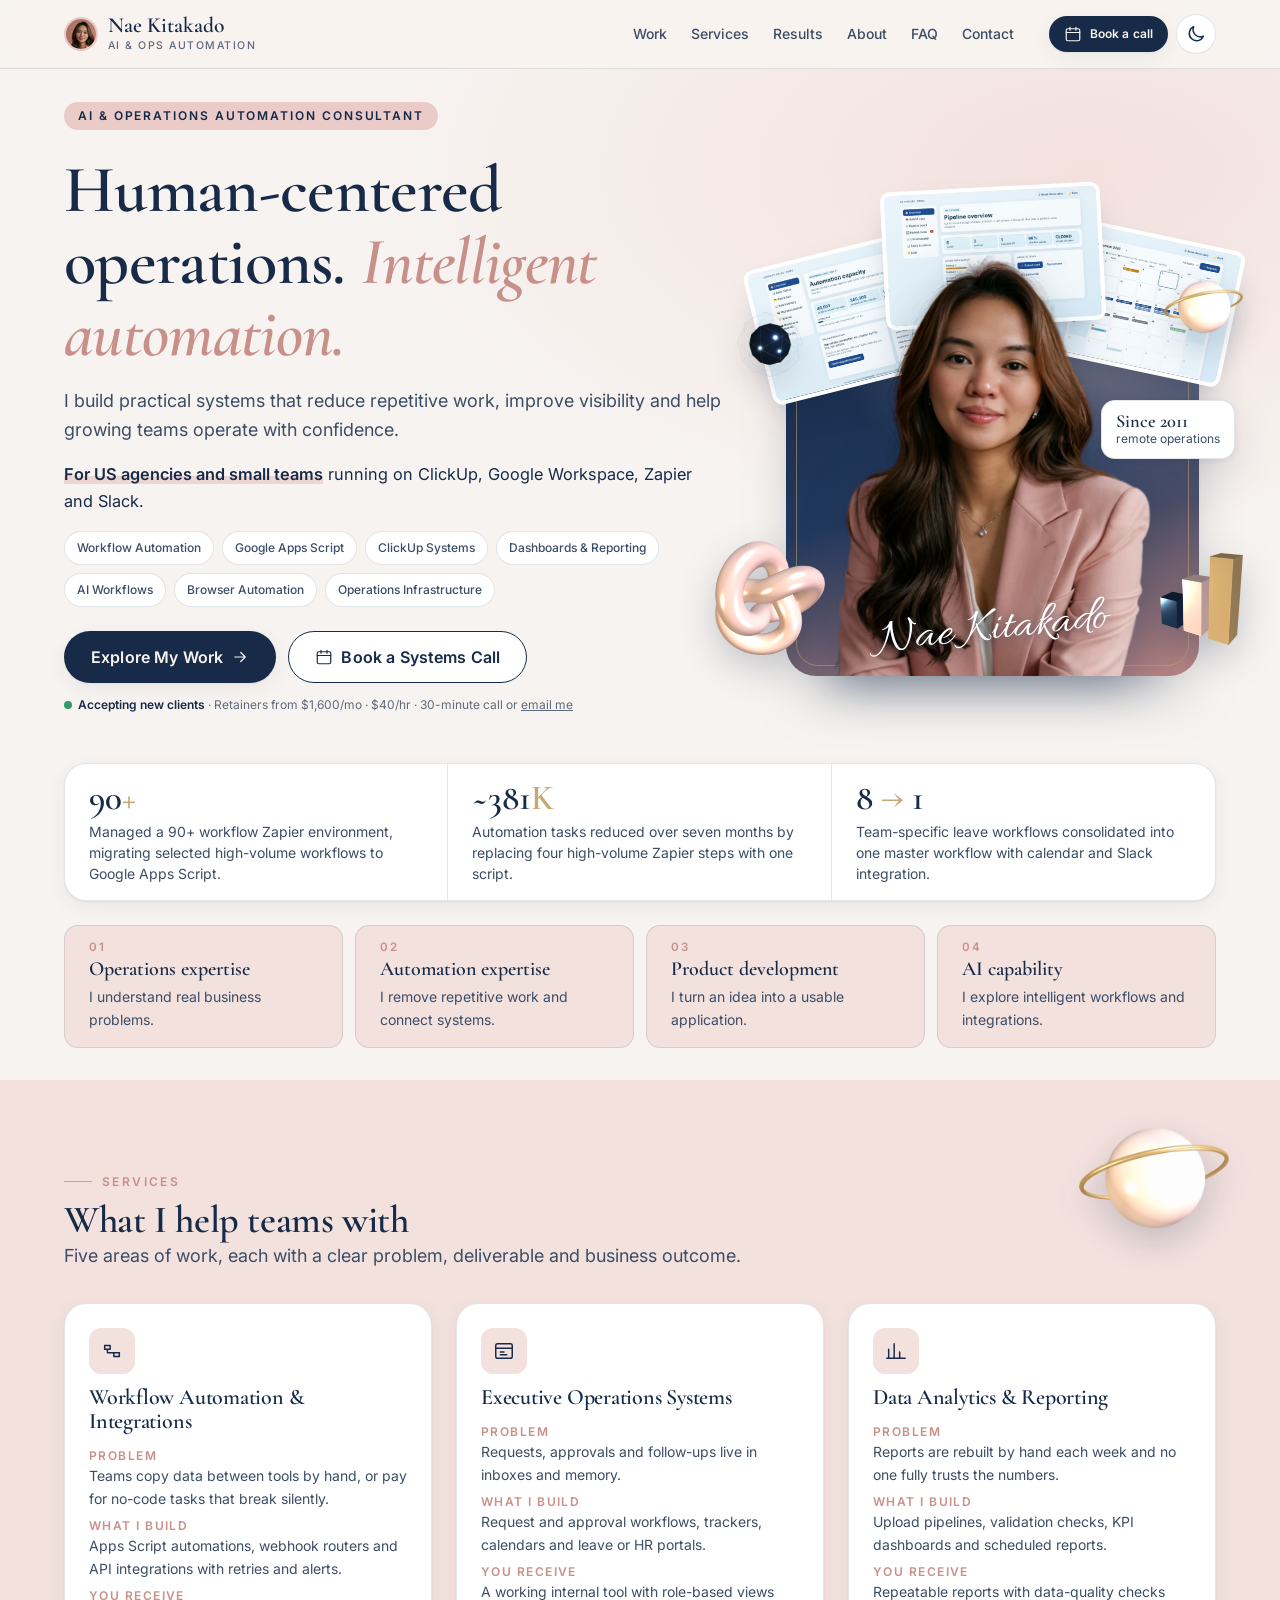
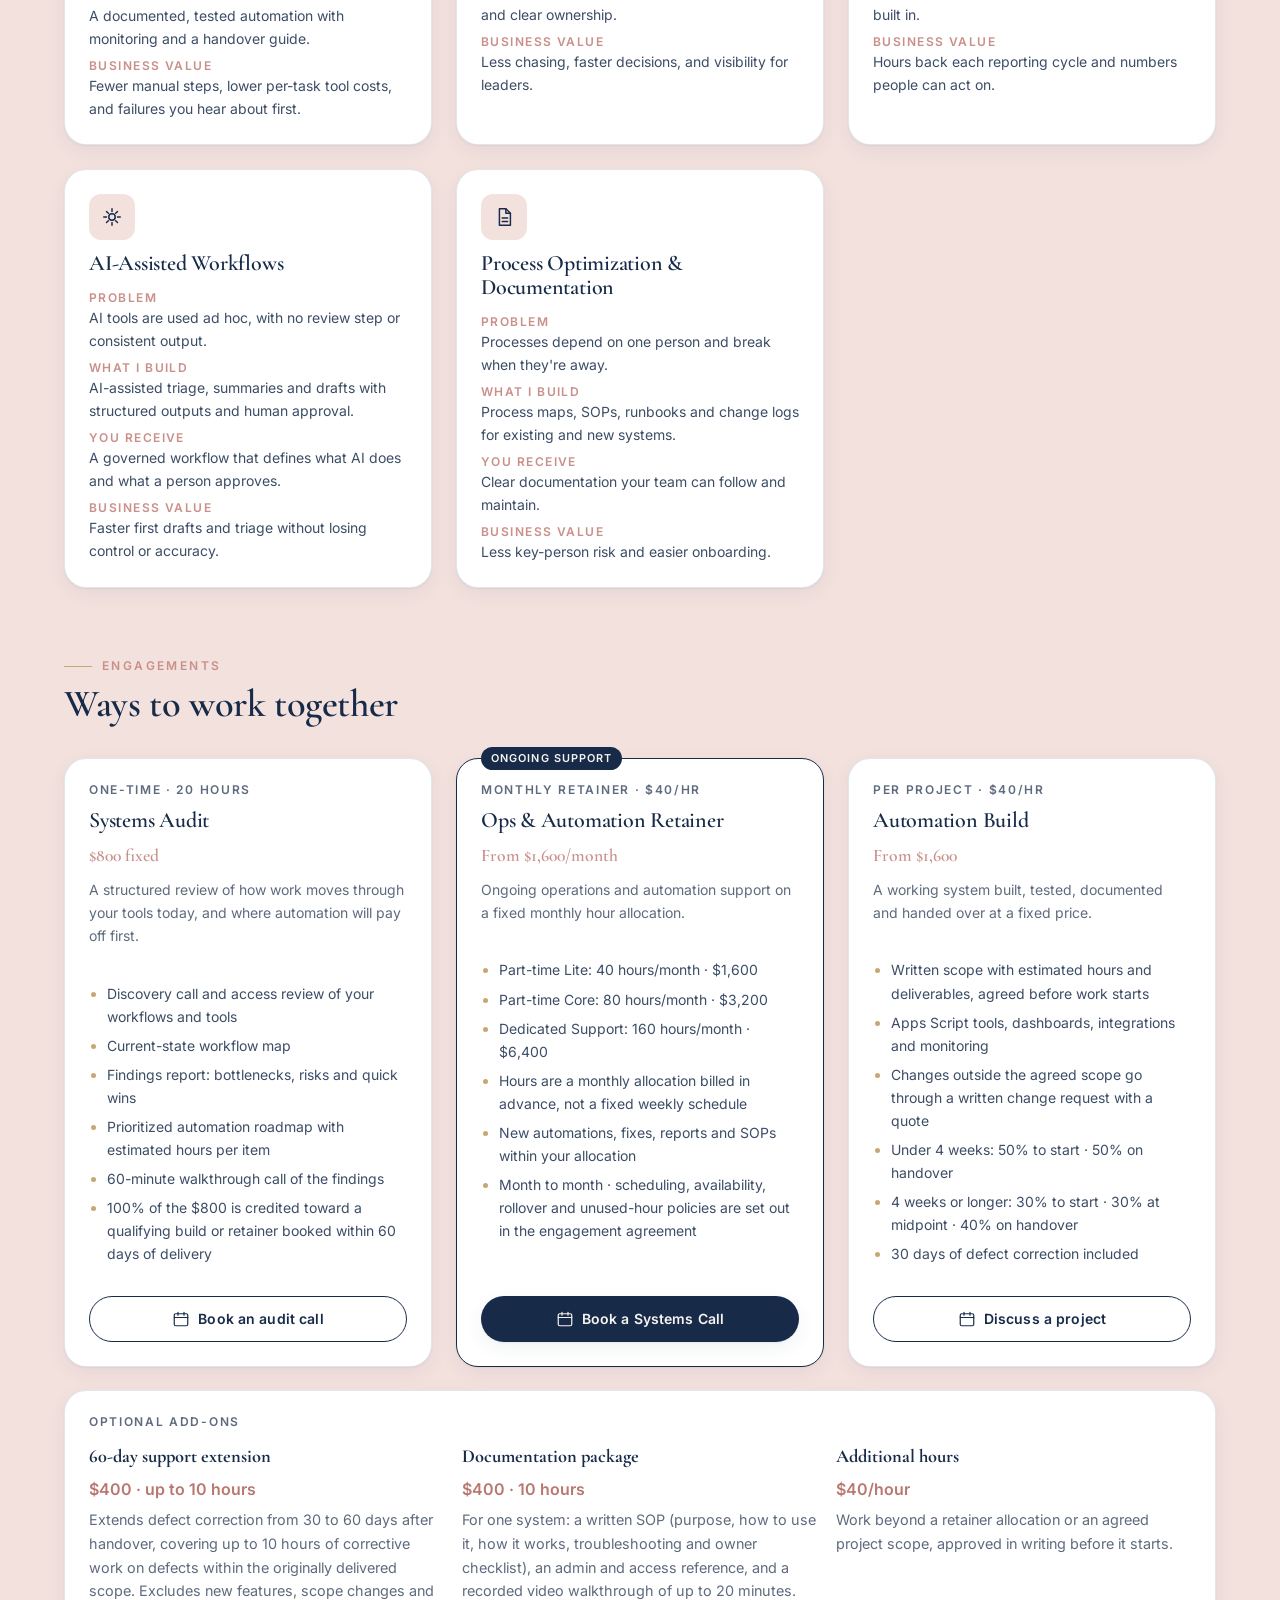
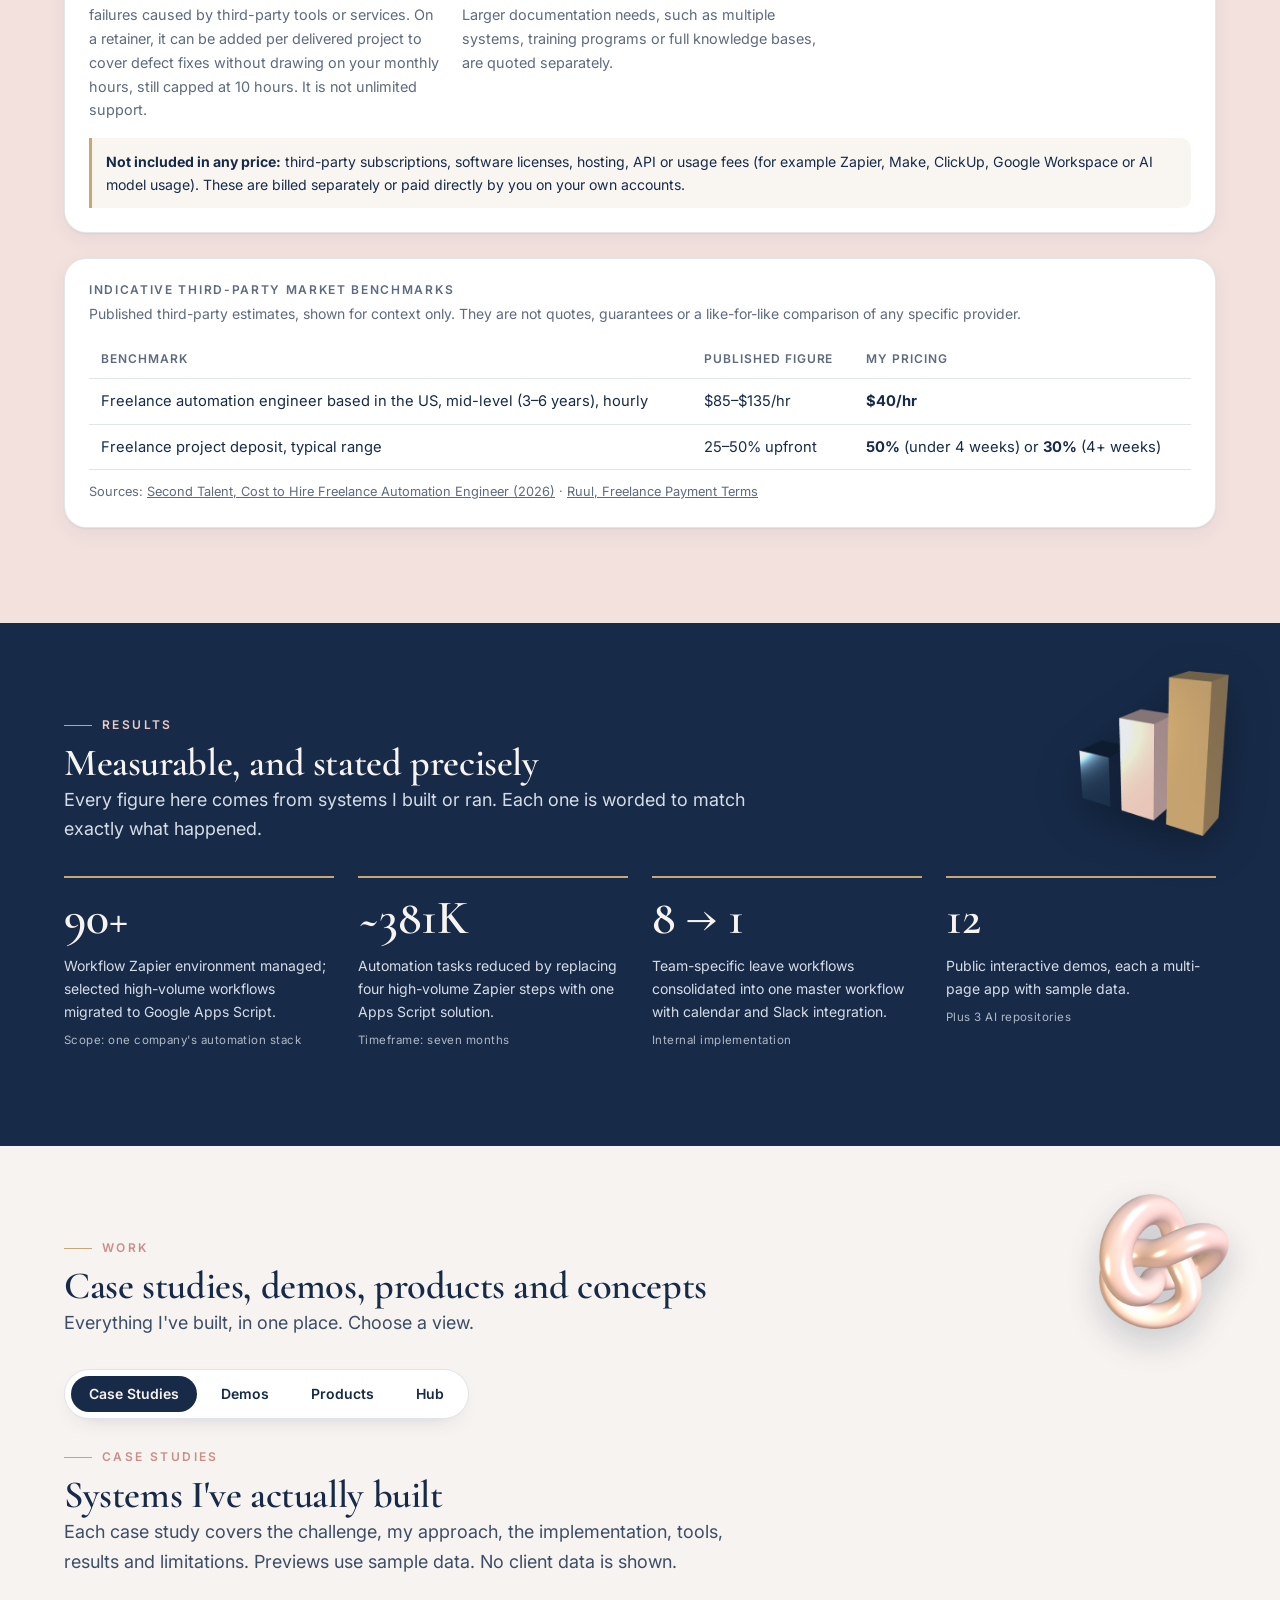
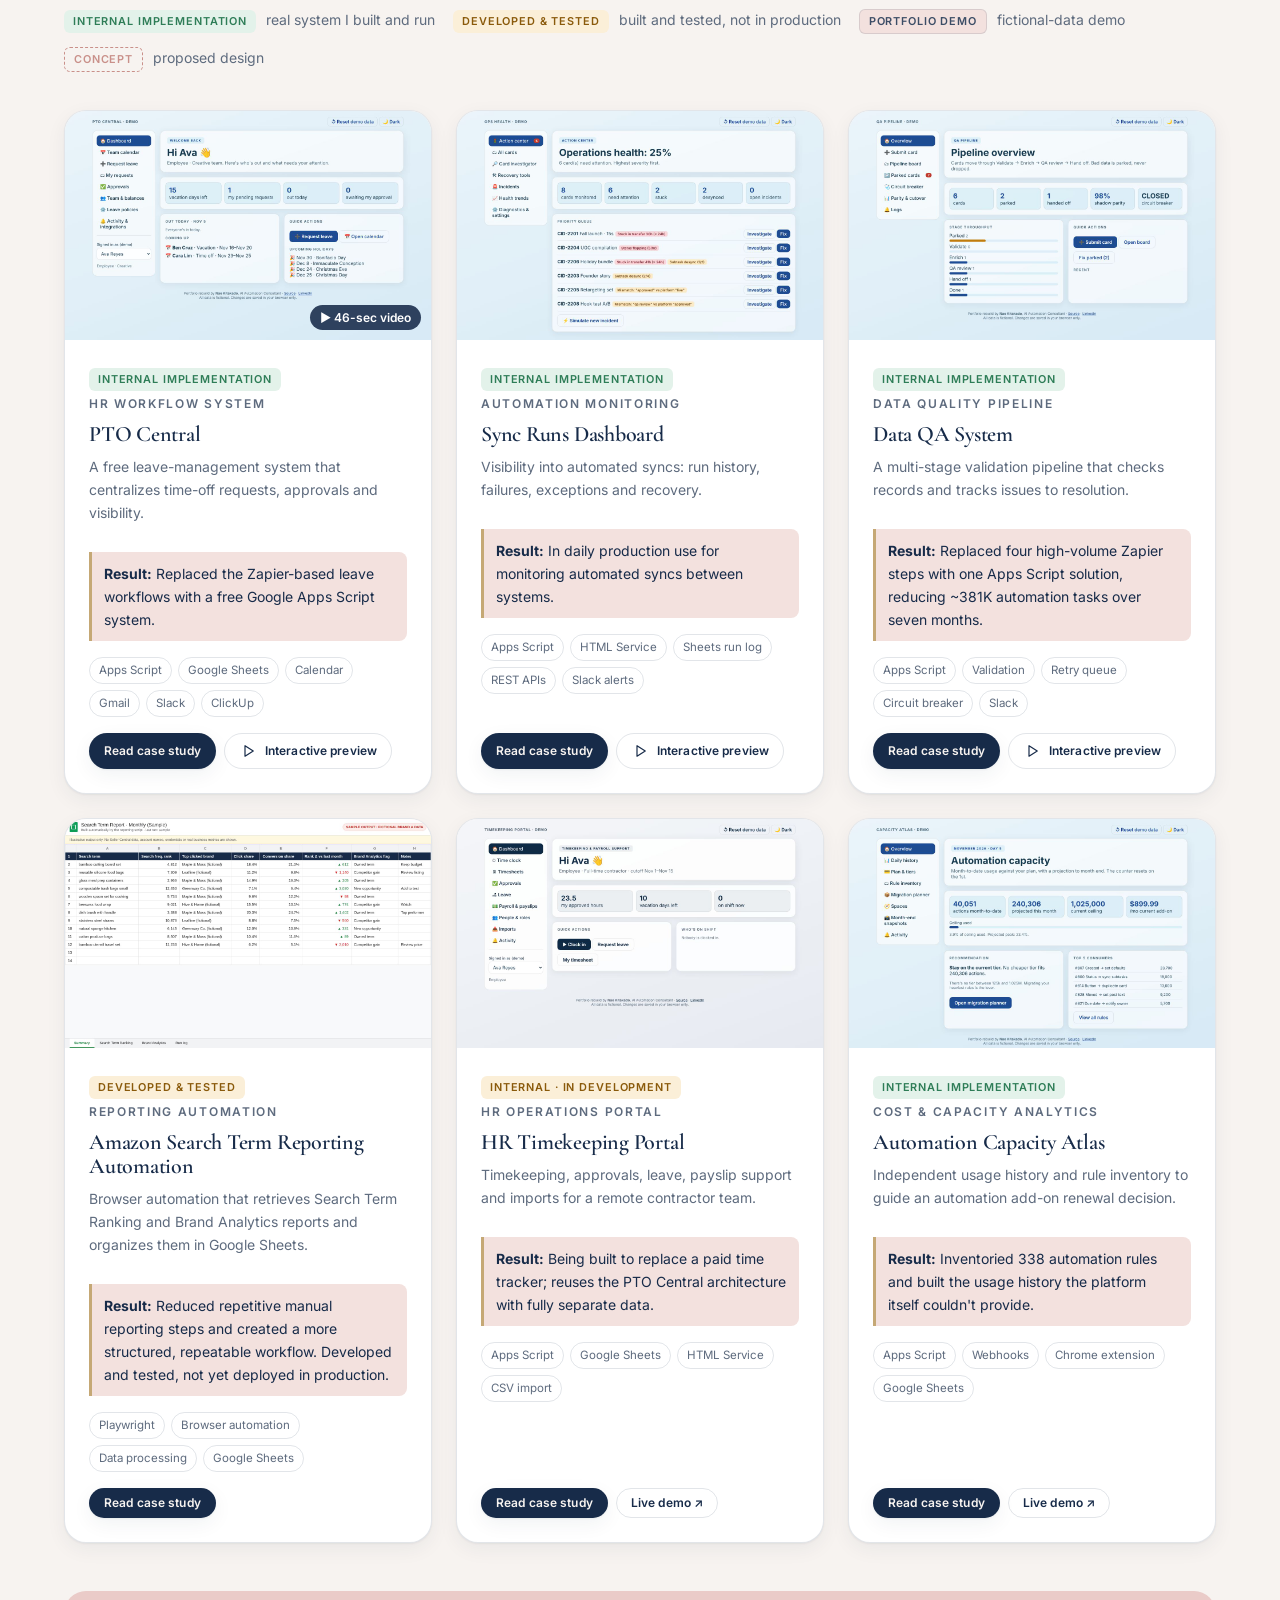
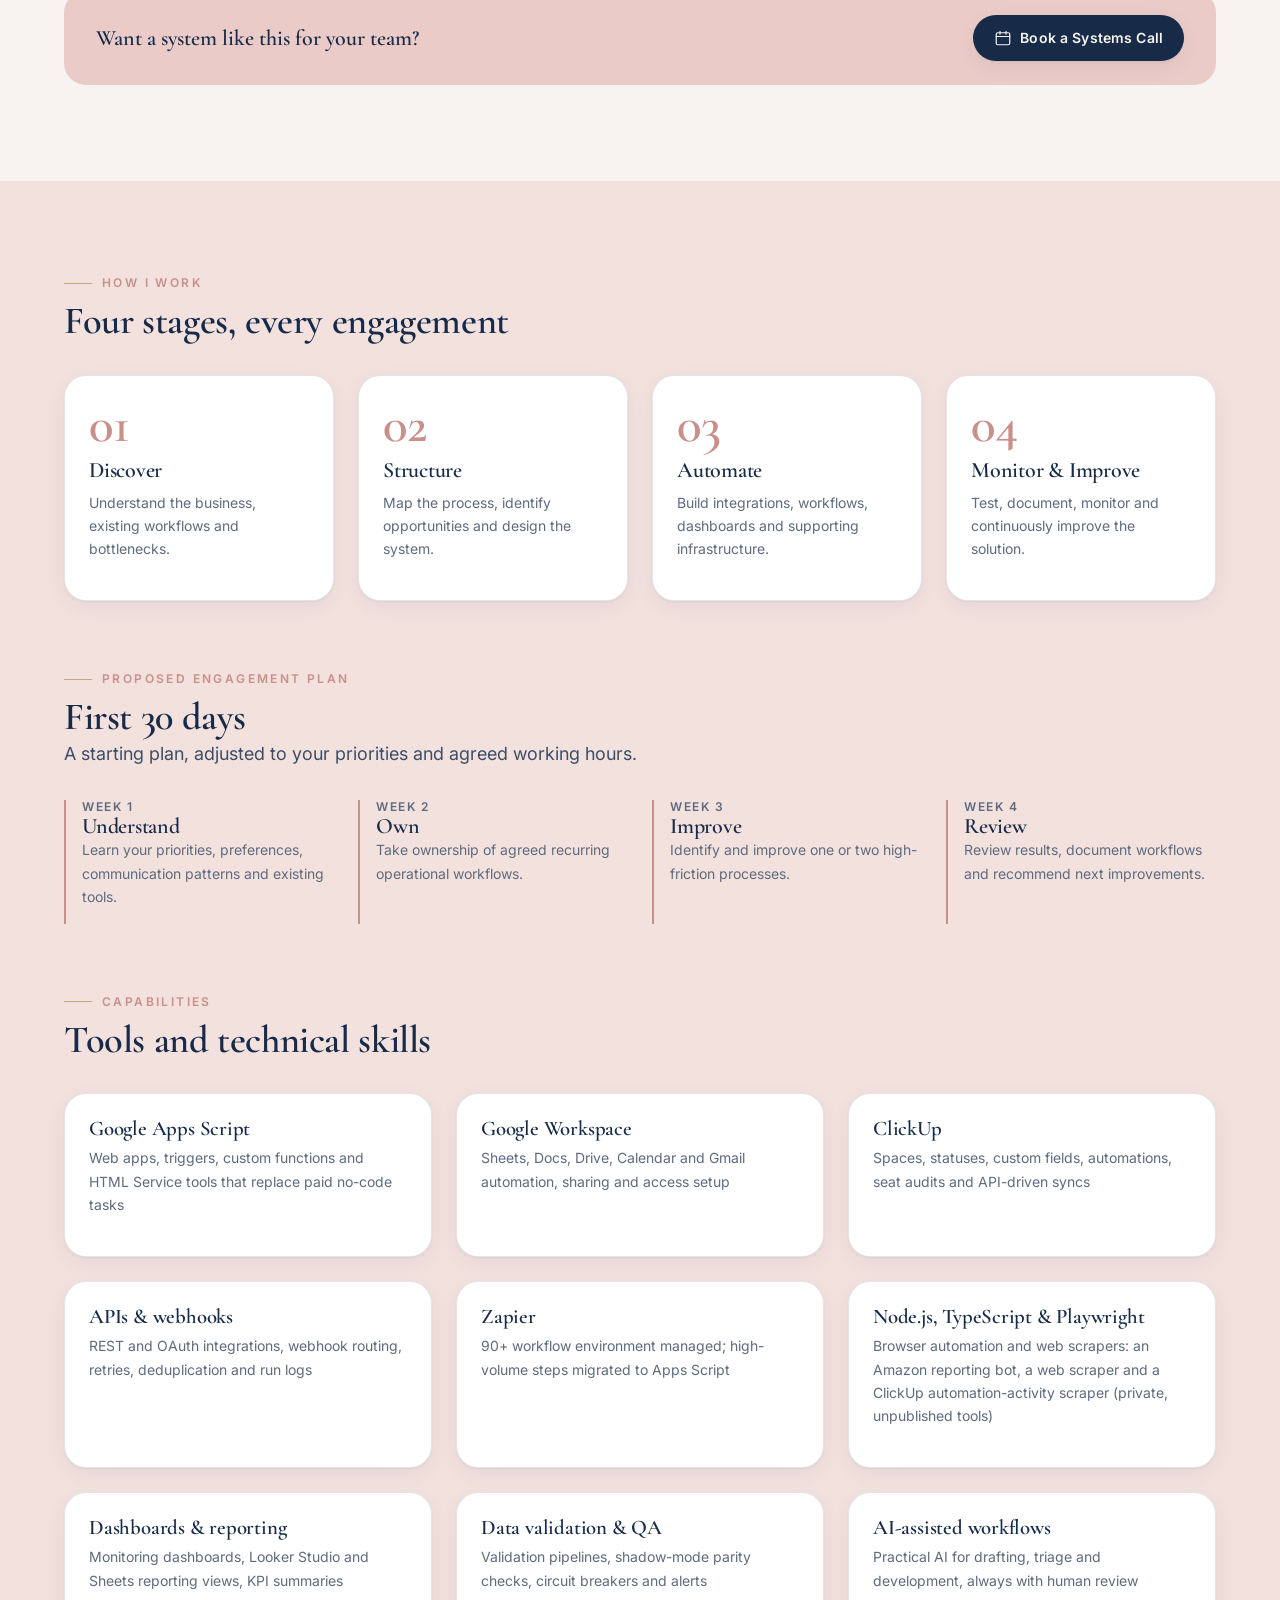
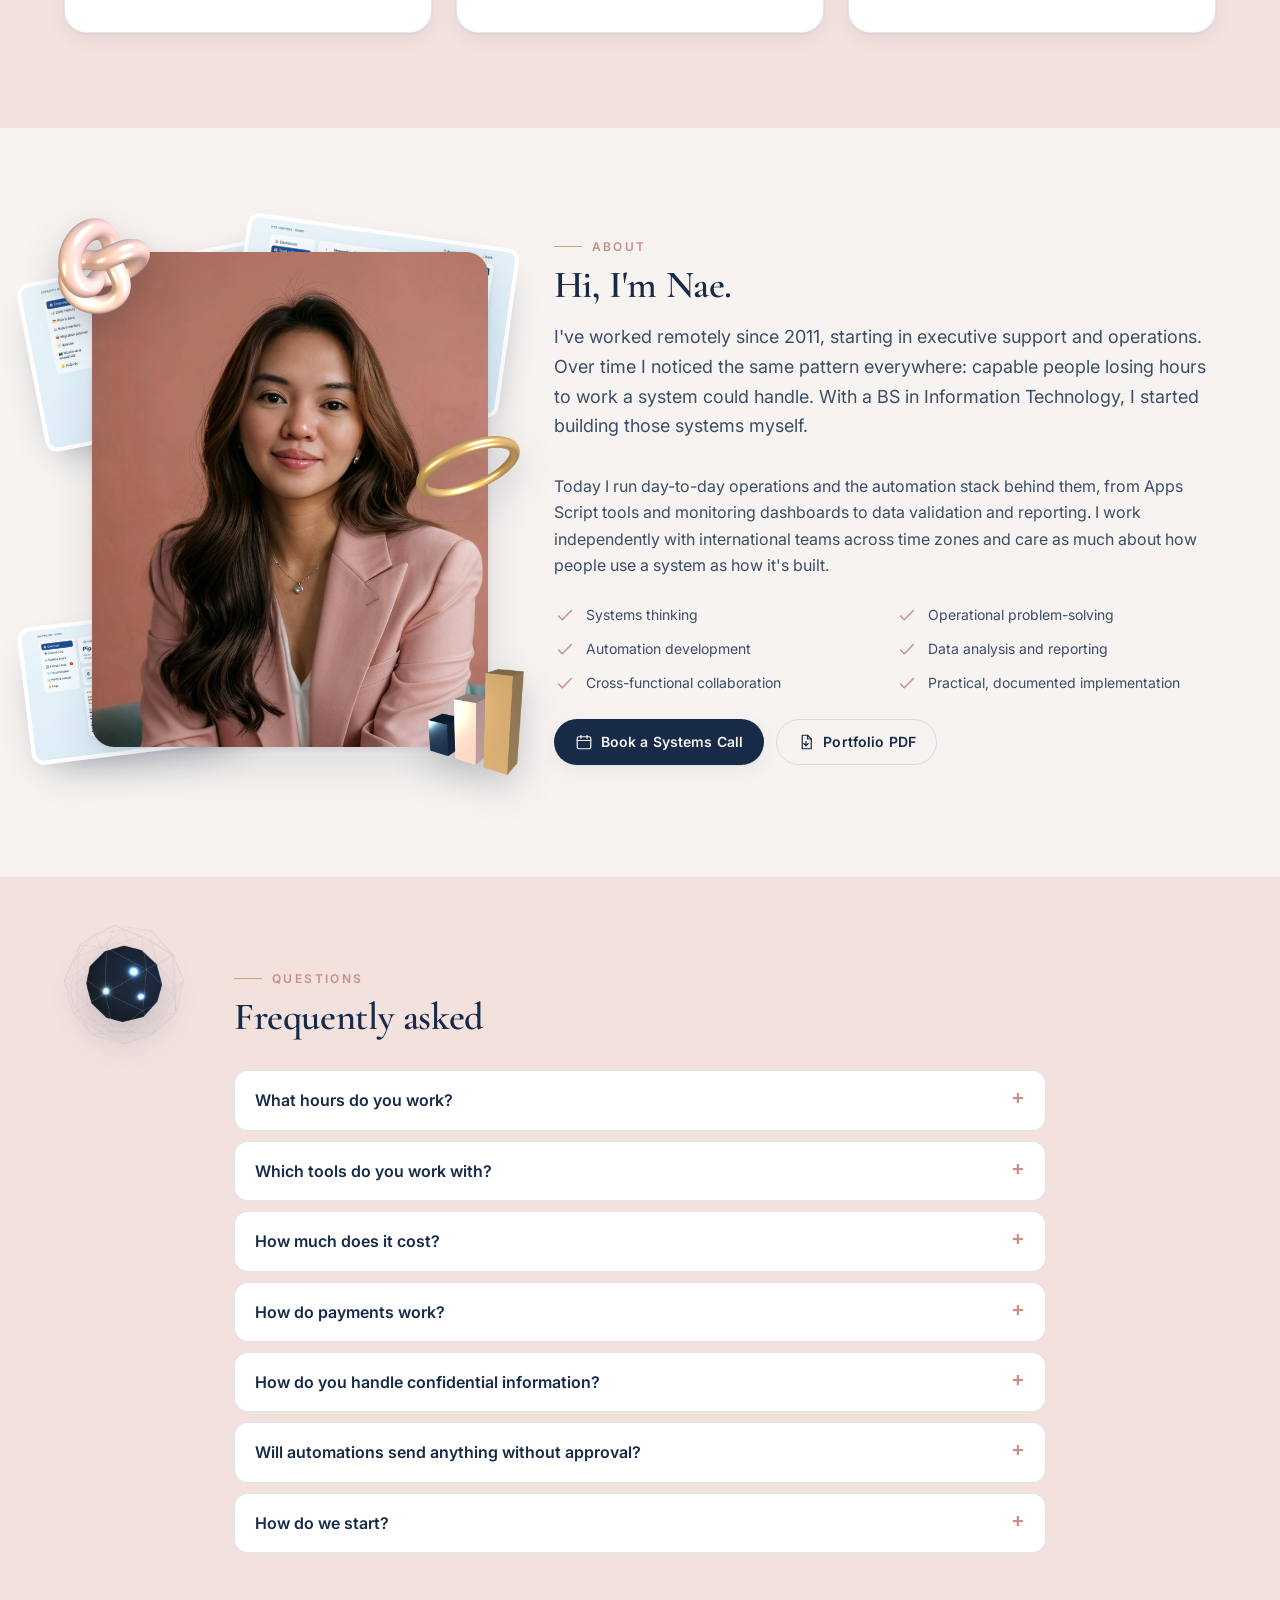
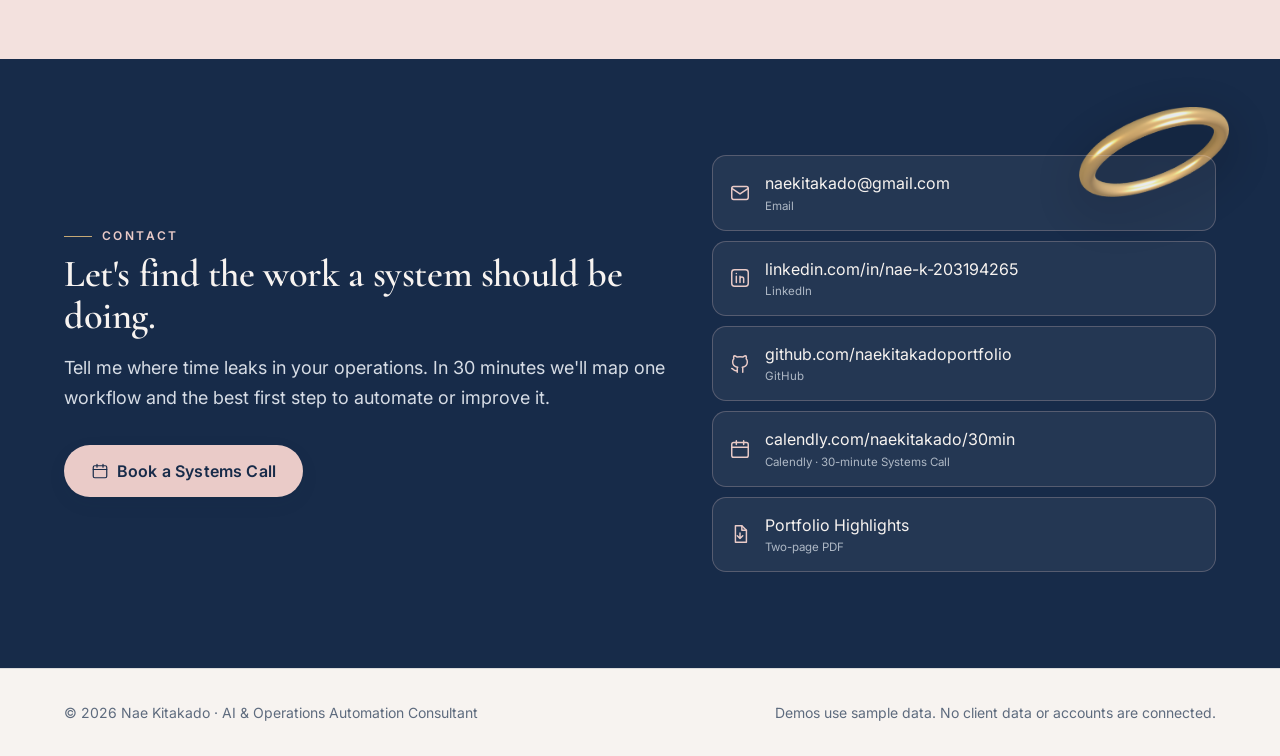
<file: executive-portfolio/index.html>
<!doctype html>
<html lang="en">
<head>
<meta charset="utf-8">
<meta name="viewport" content="width=device-width,initial-scale=1">
<title>Nae Kitakado · AI &amp; Operations Automation Consultant</title>
<meta name="description" content="AI and operations automation consultant for US agencies and small teams on ClickUp, Google Workspace, Zapier and Slack. Systems audits $800, automation builds from $1,600 and monthly hour-allocation retainers from $1,600 ($40/hr).">
<link rel="canonical" href="https://naekitakadoportfolio.github.io/executive-portfolio/">
<meta name="theme-color" content="#F7F3F0">
<link rel="icon" href="img/favicon.svg" type="image/svg+xml">
<meta property="og:type" content="website"><meta property="og:url" content="https://naekitakadoportfolio.github.io/executive-portfolio/">
<meta property="og:title" content="Nae Kitakado · AI & Operations Automation Consultant">
<meta property="og:description" content="Human-centered operations. Intelligent automation. Case studies, live demos and how to work together.">
<meta property="og:image" content="https://naekitakadoportfolio.github.io/executive-portfolio/img/og-image.jpg"><meta property="og:image:width" content="1200"><meta property="og:image:height" content="630">
<meta name="twitter:card" content="summary_large_image"><meta name="twitter:image" content="https://naekitakadoportfolio.github.io/executive-portfolio/img/og-image.jpg">
<link rel="preconnect" href="https://fonts.googleapis.com"><link rel="preconnect" href="https://fonts.gstatic.com" crossorigin>
<link href="https://fonts.googleapis.com/css2?family=Allura&family=Cormorant+Garamond:ital,wght@0,500;0,600;0,700;1,600&family=Inter:wght@400;500;600&display=swap" rel="stylesheet">
<link rel="stylesheet" href="styles.css">
<script>try{const t=localStorage.getItem('nkTheme');if(t)document.documentElement.dataset.theme=t}catch(e){}</script>
<script type="application/ld+json">{"@context": "https://schema.org", "@type": "Person", "name": "Nae Kitakado", "jobTitle": "AI & Operations Automation Consultant", "url": "https://naekitakadoportfolio.github.io/executive-portfolio/", "image": "https://naekitakadoportfolio.github.io/executive-portfolio/img/nae-profile.jpg", "sameAs": ["https://www.linkedin.com/in/nae-k-203194265", "https://github.com/naekitakadoportfolio"], "knowsAbout": ["Workflow automation", "Google Apps Script", "ClickUp", "Dashboards and reporting", "AI workflows", "Operations"]}</script>
</head>
<body>
<a class="skip" href="#main">Skip to content</a>
<header class="site-head"><div class="wrap head-in">
 <a class="brand" href="#top" aria-label="Nae Kitakado, home"><img src="img/nae-profile.jpg" alt="" width="34" height="34"><span>Nae Kitakado<small>AI &amp; Ops Automation</small></span></a>
 <nav class="nav" id="nav" aria-label="Primary"><a href="#work">Work</a><a href="#services">Services</a><a href="#results">Results</a><a href="#about">About</a><a href="#faq">FAQ</a><a href="#contact">Contact</a></nav>
 <div class="head-cta"><a class="btn btn-primary btn-sm" href="https://calendly.com/naekitakado/30min" data-cal target="_blank" rel="noopener"><svg class="ico" viewBox="0 0 24 24" aria-hidden="true"><rect x="3" y="5" width="18" height="16" rx="2"/><path d="M3 10h18M8 3v4M16 3v4"/></svg>Book a call</a><button class="icon-btn" id="thm" onclick="tt()" aria-label="Toggle dark theme"><svg class="ico" viewBox="0 0 24 24" aria-hidden="true"><path d="M20 14.5A8 8 0 0 1 9.5 4 8 8 0 1 0 20 14.5z"/></svg></button><button class="icon-btn menu-btn" id="menuBtn" aria-label="Open menu" aria-expanded="false" aria-controls="nav"><svg class="ico" viewBox="0 0 24 24" aria-hidden="true"><path d="M4 7h16M4 12h16M4 17h16"/></svg></button></div>
</div></header>

<main id="main">
<!-- HERO: what I do · measurable results · how to talk to me -->
<section id="top" class="hero"><div class="wrap">
 <div class="hero-grid">
  <div>
   <span class="role">AI &amp; Operations Automation Consultant</span>
   <h1>Human-centered operations. <em>Intelligent automation.</em></h1>
   <p class="lead">I build practical systems that reduce repetitive work, improve visibility and help growing teams operate with confidence.</p>
   <p class="forwho"><b>For US agencies and small teams</b> running on ClickUp, Google Workspace, Zapier and Slack.</p>
   <div class="labels"><span class="label">Workflow Automation</span><span class="label">Google Apps Script</span><span class="label">ClickUp Systems</span><span class="label">Dashboards &amp; Reporting</span><span class="label">AI Workflows</span><span class="label">Browser Automation</span><span class="label">Operations Infrastructure</span></div>
   <div class="cta-row"><a class="btn btn-primary btn-lg" href="#work">Explore My Work <svg class="ico" viewBox="0 0 24 24" aria-hidden="true"><path d="M5 12h14M13 6l6 6-6 6"/></svg></a><a class="btn btn-secondary btn-lg" href="https://calendly.com/naekitakado/30min" data-cal target="_blank" rel="noopener"><svg class="ico" viewBox="0 0 24 24" aria-hidden="true"><rect x="3" y="5" width="18" height="16" rx="2"/><path d="M3 10h18M8 3v4M16 3v4"/></svg>Book a Systems Call</a></div>
   <p class="cta-note"><span class="avail"><i></i>Accepting new clients</span> · Retainers from $1,600/mo · $40/hr · 30-minute call or <a href="mailto:naekitakado@gmail.com">email me</a></p>
  </div>
  <figure class="hero-art" style="margin:0">
   <div class="ha-card" aria-hidden="true"></div>
   <div class="ha-fan" aria-hidden="true"><img class="hf1" src="img/cases/atlas-0.jpg" alt=""><img class="hf2" src="img/cases/pto-1.jpg" alt=""><img class="hf3" src="img/cases/qa-0.jpg" alt=""></div>
   <img class="ha-cut" src="img/nae-cutout.webp" alt="Nae Kitakado, AI and operations automation consultant, in a blush blazer" width="722" height="966" fetchpriority="high">
   <span class="ha-sig" aria-hidden="true">Nae Kitakado</span>
   <img class="d3 ha-knot" src="img/3d/knot.png" alt="" aria-hidden="true"><img class="d3 ha-bars" src="img/3d/bars.png" alt="" aria-hidden="true"><img class="d3 ha-orb" src="img/3d/orb.png" alt="" aria-hidden="true"><img class="d3 ha-gem" src="img/3d/gem.png" alt="" aria-hidden="true">
   <div class="chipcard chip-a"><b>Since 2011</b>remote operations</div>
  </figure>
 </div>
 <div class="proof" aria-label="Selected results">
  <div><b>90<span>+</span></b><p>Managed a 90+ workflow Zapier environment, migrating selected high-volume workflows to Google Apps Script.</p></div>
  <div><b>~381<span>K</span></b><p>Automation tasks reduced over seven months by replacing four high-volume Zapier steps with one script.</p></div>
  <div><b>8 <span>→</span> 1</b><p>Team-specific leave workflows consolidated into one master workflow with calendar and Slack integration.</p></div>
 </div>

 <div class="story" aria-label="What I bring">
  <a href="#cases" class="pillar"><span class="pn">01</span><b>Operations expertise</b><span>I understand real business problems.</span></a>
  <a href="#services" class="pillar"><span class="pn">02</span><b>Automation expertise</b><span>I remove repetitive work and connect systems.</span></a>
  <a href="#products" class="pillar"><span class="pn">03</span><b>Product development</b><span>I turn an idea into a usable application.</span></a>
  <a href="#hub" class="pillar"><span class="pn">04</span><b>AI capability</b><span>I explore intelligent workflows and integrations.</span></a>
 </div>
</div></section>

<section id="services" class="band has-d3"><img class="d3 sec-d3 d-orb" src="img/3d/orb.png" alt="" aria-hidden="true" loading="lazy"><div class="wrap">
 <div class="sec-head"><div class="eyebrow">Services</div><h2>What I help teams with</h2><p class="lead">Five areas of work, each with a clear problem, deliverable and business outcome.</p></div>
 <div class="grid g3"><article class="card svc hover"><div class="ico-wrap"><svg class="ico" viewBox="0 0 24 24" aria-hidden="true"><path d="M4 6h6v4H4zM14 14h6v4h-6zM7 10v4h7"/></svg></div><h3>Workflow Automation & Integrations</h3><dl><div><dt>Problem</dt><dd>Teams copy data between tools by hand, or pay for no-code tasks that break silently.</dd></div><div><dt>What I build</dt><dd>Apps Script automations, webhook routers and API integrations with retries and alerts.</dd></div><div><dt>You receive</dt><dd>A documented, tested automation with monitoring and a handover guide.</dd></div><div><dt>Business value</dt><dd>Fewer manual steps, lower per-task tool costs, and failures you hear about first.</dd></div></dl></article><article class="card svc hover"><div class="ico-wrap"><svg class="ico" viewBox="0 0 24 24" aria-hidden="true"><rect x="3" y="4" width="18" height="16" rx="2"/><path d="M3 9h18M8 13h4M8 16h7"/></svg></div><h3>Executive Operations Systems</h3><dl><div><dt>Problem</dt><dd>Requests, approvals and follow-ups live in inboxes and memory.</dd></div><div><dt>What I build</dt><dd>Request and approval workflows, trackers, calendars and leave or HR portals.</dd></div><div><dt>You receive</dt><dd>A working internal tool with role-based views and clear ownership.</dd></div><div><dt>Business value</dt><dd>Less chasing, faster decisions, and visibility for leaders.</dd></div></dl></article><article class="card svc hover"><div class="ico-wrap"><svg class="ico" viewBox="0 0 24 24" aria-hidden="true"><path d="M4 20V10M10 20V4M16 20v-7M22 20H2"/></svg></div><h3>Data Analytics & Reporting</h3><dl><div><dt>Problem</dt><dd>Reports are rebuilt by hand each week and no one fully trusts the numbers.</dd></div><div><dt>What I build</dt><dd>Upload pipelines, validation checks, KPI dashboards and scheduled reports.</dd></div><div><dt>You receive</dt><dd>Repeatable reports with data-quality checks built in.</dd></div><div><dt>Business value</dt><dd>Hours back each reporting cycle and numbers people can act on.</dd></div></dl></article><article class="card svc hover"><div class="ico-wrap"><svg class="ico" viewBox="0 0 24 24" aria-hidden="true"><path d="M12 3v3M12 18v3M3 12h3M18 12h3M6 6l2 2M16 16l2 2M6 18l2-2M16 8l2-2"/><circle cx="12" cy="12" r="3.5"/></svg></div><h3>AI-Assisted Workflows</h3><dl><div><dt>Problem</dt><dd>AI tools are used ad hoc, with no review step or consistent output.</dd></div><div><dt>What I build</dt><dd>AI-assisted triage, summaries and drafts with structured outputs and human approval.</dd></div><div><dt>You receive</dt><dd>A governed workflow that defines what AI does and what a person approves.</dd></div><div><dt>Business value</dt><dd>Faster first drafts and triage without losing control or accuracy.</dd></div></dl></article><article class="card svc hover"><div class="ico-wrap"><svg class="ico" viewBox="0 0 24 24" aria-hidden="true"><path d="M7 3h7l5 5v13H7z"/><path d="M14 3v5h5M10 13h6M10 17h6"/></svg></div><h3>Process Optimization & Documentation</h3><dl><div><dt>Problem</dt><dd>Processes depend on one person and break when they're away.</dd></div><div><dt>What I build</dt><dd>Process maps, SOPs, runbooks and change logs for existing and new systems.</dd></div><div><dt>You receive</dt><dd>Clear documentation your team can follow and maintain.</dd></div><div><dt>Business value</dt><dd>Less key-person risk and easier onboarding.</dd></div></dl></article></div>
 <div class="sec-head" style="margin-top:var(--s8)"><div class="eyebrow">Engagements</div><h2>Ways to work together</h2></div>
 <div class="grid g3"><article class="card pkg"><div class="kicker">One-time · 20 hours</div><h3>Systems Audit</h3><div class="terms">$800 fixed</div><p class="muted">A structured review of how work moves through your tools today, and where automation will pay off first.</p><ul><li>Discovery call and access review of your workflows and tools</li><li>Current-state workflow map</li><li>Findings report: bottlenecks, risks and quick wins</li><li>Prioritized automation roadmap with estimated hours per item</li><li>60-minute walkthrough call of the findings</li><li>100% of the $800 is credited toward a qualifying build or retainer booked within 60 days of delivery</li></ul><a class="btn btn-secondary" href="https://calendly.com/naekitakado/30min" data-cal target="_blank" rel="noopener"><svg class="ico" viewBox="0 0 24 24" aria-hidden="true"><rect x="3" y="5" width="18" height="16" rx="2"/><path d="M3 10h18M8 3v4M16 3v4"/></svg>Book an audit call</a></article><article class="card pkg feat"><div class="kicker">Monthly retainer · $40/hr</div><h3>Ops & Automation Retainer</h3><div class="terms">From $1,600/month</div><p class="muted">Ongoing operations and automation support on a fixed monthly hour allocation.</p><ul><li>Part-time Lite: 40 hours/month · $1,600</li><li>Part-time Core: 80 hours/month · $3,200</li><li>Dedicated Support: 160 hours/month · $6,400</li><li>Hours are a monthly allocation billed in advance, not a fixed weekly schedule</li><li>New automations, fixes, reports and SOPs within your allocation</li><li>Month to month · scheduling, availability, rollover and unused-hour policies are set out in the engagement agreement</li></ul><a class="btn btn-primary" href="https://calendly.com/naekitakado/30min" data-cal target="_blank" rel="noopener"><svg class="ico" viewBox="0 0 24 24" aria-hidden="true"><rect x="3" y="5" width="18" height="16" rx="2"/><path d="M3 10h18M8 3v4M16 3v4"/></svg>Book a Systems Call</a></article><article class="card pkg"><div class="kicker">Per project · $40/hr</div><h3>Automation Build</h3><div class="terms">From $1,600</div><p class="muted">A working system built, tested, documented and handed over at a fixed price.</p><ul><li>Written scope with estimated hours and deliverables, agreed before work starts</li><li>Apps Script tools, dashboards, integrations and monitoring</li><li>Changes outside the agreed scope go through a written change request with a quote</li><li>Under 4 weeks: 50% to start · 50% on handover</li><li>4 weeks or longer: 30% to start · 30% at midpoint · 40% on handover</li><li>30 days of defect correction included</li></ul><a class="btn btn-secondary" href="https://calendly.com/naekitakado/30min" data-cal target="_blank" rel="noopener"><svg class="ico" viewBox="0 0 24 24" aria-hidden="true"><rect x="3" y="5" width="18" height="16" rx="2"/><path d="M3 10h18M8 3v4M16 3v4"/></svg>Discuss a project</a></article></div>
 <div class="addons card">
  <div class="kicker">Optional add-ons</div>
  <div class="addon-grid">
   <div><b>60-day support extension</b><span class="ap">$400 · up to 10 hours</span><p>Extends defect correction from 30 to 60 days after handover, covering up to 10 hours of corrective work on defects within the originally delivered scope. Excludes new features, scope changes and failures caused by third-party tools or services. On a retainer, it can be added per delivered project to cover defect fixes without drawing on your monthly hours, still capped at 10 hours. It is not unlimited support.</p></div>
   <div><b>Documentation package</b><span class="ap">$400 · 10 hours</span><p>For one system: a written SOP (purpose, how to use it, how it works, troubleshooting and owner checklist), an admin and access reference, and a recorded video walkthrough of up to 20 minutes. Larger documentation needs, such as multiple systems, training programs or full knowledge bases, are quoted separately.</p></div>
   <div><b>Additional hours</b><span class="ap">$40/hour</span><p>Work beyond a retainer allocation or an agreed project scope, approved in writing before it starts.</p></div>
  </div>
  <p class="fees"><b>Not included in any price:</b> third-party subscriptions, software licenses, hosting, API or usage fees (for example Zapier, Make, ClickUp, Google Workspace or AI model usage). These are billed separately or paid directly by you on your own accounts.</p>
 </div>
 <div class="ratecomp card">
  <div class="kicker">Indicative third-party market benchmarks</div>
  <p class="muted" style="margin:.3em 0 1em">Published third-party estimates, shown for context only. They are not quotes, guarantees or a like-for-like comparison of any specific provider.</p>
  <table class="rt"><thead><tr><th>Benchmark</th><th>Published figure</th><th>My pricing</th></tr></thead><tbody>
   <tr><td>Freelance automation engineer based in the US, mid-level (3–6 years), hourly</td><td>$85–$135/hr</td><td><b>$40/hr</b></td></tr>
   <tr><td>Freelance project deposit, typical range</td><td>25–50% upfront</td><td><b>50%</b> (under 4 weeks) or <b>30%</b> (4+ weeks)</td></tr>
  </tbody></table>
  <p class="src">Sources: <a href="https://www.secondtalent.com/cost-to-hire/automation-engineer/" target="_blank" rel="noopener">Second Talent, Cost to Hire Freelance Automation Engineer (2026)</a> · <a href="https://ruul.io/blog/freelance-payment-terms" target="_blank" rel="noopener">Ruul, Freelance Payment Terms</a></p>
 </div>
</div></section>

<section id="results" class="band-navy has-d3"><img class="d3 sec-d3 d-bars" src="img/3d/bars.png" alt="" aria-hidden="true" loading="lazy"><div class="wrap">
 <div class="sec-head"><div class="eyebrow" style="color:var(--blush)">Results</div><h2>Measurable, and stated precisely</h2><p class="lead">Every figure here comes from systems I built or ran. Each one is worded to match exactly what happened.</p></div>
 <div class="grid g4">
  <div class="metric"><b>90+</b><p>Workflow Zapier environment managed; selected high-volume workflows migrated to Google Apps Script.</p><small>Scope: one company's automation stack</small></div>
  <div class="metric"><b>~381K</b><p>Automation tasks reduced by replacing four high-volume Zapier steps with one Apps Script solution.</p><small>Timeframe: seven months</small></div>
  <div class="metric"><b>8 → 1</b><p>Team-specific leave workflows consolidated into one master workflow with calendar and Slack integration.</p><small>Internal implementation</small></div>
  <div class="metric"><b>12</b><p>Public interactive demos, each a multi-page app with sample data.</p><small>Plus 3 AI repositories</small></div>
 </div>
</div></section>

<section id="work" class="work has-d3"><img class="d3 sec-d3 d-knot" src="img/3d/knot.png" alt="" aria-hidden="true" loading="lazy"><div class="wrap">
 <div class="sec-head"><div class="eyebrow">Work</div><h2>Case studies, demos, products and concepts</h2><p class="lead">Everything I've built, in one place. Choose a view.</p></div>
 <div class="wtabs" role="tablist" aria-label="Work views"><button role="tab" id="t-cases" aria-controls="cases" aria-selected="true" data-wt="cases">Case Studies</button><button role="tab" id="t-demos" aria-controls="demos" aria-selected="false" data-wt="demos">Demos</button><button role="tab" id="t-products" aria-controls="products" aria-selected="false" data-wt="products">Products</button><button role="tab" id="t-hub" aria-controls="hub" aria-selected="false" data-wt="hub">Hub</button></div>
 <div role="tabpanel" id="cases" class="wpanel" aria-labelledby="t-cases">
 <div class="sec-head"><div class="eyebrow">Case studies</div><h2>Systems I've actually built</h2><p class="lead">Each case study covers the challenge, my approach, the implementation, tools, results and limitations. Previews use sample data. No client data is shown.</p></div>
 <div class="legend"><span><span class="badge b-prod">Internal implementation</span> real system I built and run</span><span><span class="badge b-test">Developed &amp; tested</span> built and tested, not in production</span><span><span class="badge b-demo">Portfolio demo</span> fictional-data demo</span><span><span class="badge b-con">Concept</span> proposed design</span></div>
 <div class="grid g3"><article class="card case hover"><div class="banner shot"><img src="img/cases/pto-0.jpg" alt="PTO Central screenshot (sample data)" width="1280" height="800" loading="lazy"><span class="vtag">▶ 46-sec video</span></div><div class="body">
<div><span class="badge b-prod">Internal implementation</span></div><div class="kicker">HR workflow system</div><h3>PTO Central</h3><p class="muted">A free leave-management system that centralizes time-off requests, approvals and visibility.</p>
<div class="result"><b>Result:</b> Replaced the Zapier-based leave workflows with a free Google Apps Script system.</div><div class="tools"><span>Apps Script</span><span>Google Sheets</span><span>Calendar</span><span>Gmail</span><span>Slack</span><span>ClickUp</span></div>
<div class="actions"><button class="btn btn-primary btn-sm" onclick="openCase('pto')">Read case study</button><button class="btn btn-ghost btn-sm" onclick="openP('pto')"><svg class="ico" viewBox="0 0 24 24" aria-hidden="true"><path d="M8 5v14l11-7z"/></svg>Interactive preview</button></div></div></article><article class="card case hover"><div class="banner shot"><img src="img/cases/sync-0.jpg" alt="Sync Runs Dashboard screenshot (sample data)" width="1280" height="800" loading="lazy"></div><div class="body">
<div><span class="badge b-prod">Internal implementation</span></div><div class="kicker">Automation monitoring</div><h3>Sync Runs Dashboard</h3><p class="muted">Visibility into automated syncs: run history, failures, exceptions and recovery.</p>
<div class="result"><b>Result:</b> In daily production use for monitoring automated syncs between systems.</div><div class="tools"><span>Apps Script</span><span>HTML Service</span><span>Sheets run log</span><span>REST APIs</span><span>Slack alerts</span></div>
<div class="actions"><button class="btn btn-primary btn-sm" onclick="openCase('sync')">Read case study</button><button class="btn btn-ghost btn-sm" onclick="openP('sync')"><svg class="ico" viewBox="0 0 24 24" aria-hidden="true"><path d="M8 5v14l11-7z"/></svg>Interactive preview</button></div></div></article><article class="card case hover"><div class="banner shot"><img src="img/cases/qa-0.jpg" alt="Data QA System screenshot (sample data)" width="1280" height="800" loading="lazy"></div><div class="body">
<div><span class="badge b-prod">Internal implementation</span></div><div class="kicker">Data quality pipeline</div><h3>Data QA System</h3><p class="muted">A multi-stage validation pipeline that checks records and tracks issues to resolution.</p>
<div class="result"><b>Result:</b> Replaced four high-volume Zapier steps with one Apps Script solution, reducing ~381K automation tasks over seven months.</div><div class="tools"><span>Apps Script</span><span>Validation</span><span>Retry queue</span><span>Circuit breaker</span><span>Slack</span></div>
<div class="actions"><button class="btn btn-primary btn-sm" onclick="openCase('qa')">Read case study</button><button class="btn btn-ghost btn-sm" onclick="openP('qa')"><svg class="ico" viewBox="0 0 24 24" aria-hidden="true"><path d="M8 5v14l11-7z"/></svg>Interactive preview</button></div></div></article><article class="card case hover"><div class="banner shot"><img src="img/cases/search-0.jpg" alt="Amazon Search Term Reporting Automation screenshot (sample output, fictional data)" width="1280" height="800" loading="lazy"></div><div class="body">
<div><span class="badge b-test">Developed &amp; tested</span></div><div class="kicker">Reporting automation</div><h3>Amazon Search Term Reporting Automation</h3><p class="muted">Browser automation that retrieves Search Term Ranking and Brand Analytics reports and organizes them in Google Sheets.</p>
<div class="result"><b>Result:</b> Reduced repetitive manual reporting steps and created a more structured, repeatable workflow. Developed and tested, not yet deployed in production.</div><div class="tools"><span>Playwright</span><span>Browser automation</span><span>Data processing</span><span>Google Sheets</span></div>
<div class="actions"><button class="btn btn-primary btn-sm" onclick="openCase('search')">Read case study</button></div></div></article><article class="card case hover"><div class="banner shot"><img src="img/cases/hr-0.jpg" alt="HR Timekeeping Portal screenshot (sample data)" width="1280" height="800" loading="lazy"></div><div class="body">
<div><span class="badge b-test">Internal · in development</span></div><div class="kicker">HR operations portal</div><h3>HR Timekeeping Portal</h3><p class="muted">Timekeeping, approvals, leave, payslip support and imports for a remote contractor team.</p>
<div class="result"><b>Result:</b> Being built to replace a paid time tracker; reuses the PTO Central architecture with fully separate data.</div><div class="tools"><span>Apps Script</span><span>Google Sheets</span><span>HTML Service</span><span>CSV import</span></div>
<div class="actions"><button class="btn btn-primary btn-sm" onclick="openCase('hr')">Read case study</button><a class="btn btn-ghost btn-sm" href="https://naekitakadoportfolio.github.io/hr-timekeeping-portal/" target="_blank" rel="noopener">Live demo ↗</a></div></div></article><article class="card case hover"><div class="banner shot"><img src="img/cases/atlas-0.jpg" alt="Automation Capacity Atlas screenshot (sample data)" width="1280" height="800" loading="lazy"></div><div class="body">
<div><span class="badge b-prod">Internal implementation</span></div><div class="kicker">Cost & capacity analytics</div><h3>Automation Capacity Atlas</h3><p class="muted">Independent usage history and rule inventory to guide an automation add-on renewal decision.</p>
<div class="result"><b>Result:</b> Inventoried 338 automation rules and built the usage history the platform itself couldn't provide.</div><div class="tools"><span>Apps Script</span><span>Webhooks</span><span>Chrome extension</span><span>Google Sheets</span></div>
<div class="actions"><button class="btn btn-primary btn-sm" onclick="openCase('atlas')">Read case study</button><a class="btn btn-ghost btn-sm" href="https://naekitakadoportfolio.github.io/automation-capacity-atlas/" target="_blank" rel="noopener">Live demo ↗</a></div></div></article></div>
 <div class="cta-band"><p>Want a system like this for your team?</p><a class="btn btn-primary" href="https://calendly.com/naekitakado/30min" data-cal target="_blank" rel="noopener"><svg class="ico" viewBox="0 0 24 24" aria-hidden="true"><rect x="3" y="5" width="18" height="16" rx="2"/><path d="M3 10h18M8 3v4M16 3v4"/></svg>Book a Systems Call</a></div>
</div><div role="tabpanel" id="demos" class="wpanel" aria-labelledby="t-demos" hidden>
 <div class="sec-head"><div class="eyebrow">Live demo library</div><h2>12 interactive demos</h2><p class="lead">Full multi-page apps with sample data. Production systems are rebuilt from scratch without client names, code or data.</p></div>
 <div class="grid g4"><a class="card demo-card hover" href="https://naekitakadoportfolio.github.io/pto-leave-manager/" target="_blank" rel="noopener"><b style="font:600 1.2rem/1.2 var(--serif)">PTO Leave Manager</b><span class="muted">Calendar, dual approval, balances</span><span class="go">Open demo ↗</span></a><a class="card demo-card hover" href="https://naekitakadoportfolio.github.io/hr-timekeeping-portal/" target="_blank" rel="noopener"><b style="font:600 1.2rem/1.2 var(--serif)">HR Timekeeping Portal</b><span class="muted">Time, approvals, leave, payslips</span><span class="go">Open demo ↗</span></a><a class="card demo-card hover" href="https://naekitakadoportfolio.github.io/ops-health-dashboard/" target="_blank" rel="noopener"><b style="font:600 1.2rem/1.2 var(--serif)">Ops Health Dashboard</b><span class="muted">Stuck-record detection & recovery</span><span class="go">Open demo ↗</span></a><a class="card demo-card hover" href="https://naekitakadoportfolio.github.io/webhook-sync-router/" target="_blank" rel="noopener"><b style="font:600 1.2rem/1.2 var(--serif)">Webhook Sync Router</b><span class="muted">Retries, dedup, shadow mode</span><span class="go">Open demo ↗</span></a><a class="card demo-card hover" href="https://naekitakadoportfolio.github.io/qa-pipeline-router/" target="_blank" rel="noopener"><b style="font:600 1.2rem/1.2 var(--serif)">QA Pipeline Router</b><span class="muted">Validation & circuit breaker</span><span class="go">Open demo ↗</span></a><a class="card demo-card hover" href="https://naekitakadoportfolio.github.io/automation-capacity-atlas/" target="_blank" rel="noopener"><b style="font:600 1.2rem/1.2 var(--serif)">Automation Capacity Atlas</b><span class="muted">Usage forecasting & tier fit</span><span class="go">Open demo ↗</span></a><a class="card demo-card hover" href="https://naekitakadoportfolio.github.io/license-seat-audit/" target="_blank" rel="noopener"><b style="font:600 1.2rem/1.2 var(--serif)">License Seat Audit</b><span class="muted">Seat cleanup before renewal</span><span class="go">Open demo ↗</span></a><a class="card demo-card hover" href="https://naekitakadoportfolio.github.io/team-capacity-tracker/" target="_blank" rel="noopener"><b style="font:600 1.2rem/1.2 var(--serif)">Team Capacity Tracker</b><span class="muted">Workload & output trends</span><span class="go">Open demo ↗</span></a><a class="card demo-card hover" href="https://naekitakadoportfolio.github.io/sheet-guardrails-toolkit/" target="_blank" rel="noopener"><b style="font:600 1.2rem/1.2 var(--serif)">Sheet Guardrails Toolkit</b><span class="muted">Protected shared sheets</span><span class="go">Open demo ↗</span></a><a class="card demo-card hover" href="https://naekitakadoportfolio.github.io/vendor-performance-reporting/" target="_blank" rel="noopener"><b style="font:600 1.2rem/1.2 var(--serif)">Vendor Performance Reporting</b><span class="muted">CSV ingestion & weekly KPIs</span><span class="go">Open demo ↗</span></a><a class="card demo-card hover" href="https://naekitakadoportfolio.github.io/meetingscribe-web/" target="_blank" rel="noopener"><b style="font:600 1.2rem/1.2 var(--serif)">MeetingScribe</b><span class="muted">AI meeting notes & action items</span><span class="go">Open demo ↗</span></a><a class="card demo-card hover" href="https://naekitakadoportfolio.github.io/lunora-planner/" target="_blank" rel="noopener"><b style="font:600 1.2rem/1.2 var(--serif)">Lunora</b><span class="muted">Calm daily planner</span><span class="go">Open demo ↗</span></a></div>
 <div class="sec-head" style="margin-top:var(--s7)"><div class="eyebrow">AI repositories</div><h3>Additional AI projects</h3></div>
 <div class="grid g3"><a class="card demo-card hover" href="https://naekitakadoportfolio.github.io/gtm-meeting-prep-agent/" target="_blank" rel="noopener"><b style="font:600 1.2rem/1.2 var(--serif)">GTM Meeting-Prep Agent</b><span class="muted">RAG brief generator with guardrails</span><span class="go">Open demo ↗</span></a><a class="card demo-card hover" href="https://naekitakadoportfolio.github.io/crm-hygiene-automation/" target="_blank" rel="noopener"><b style="font:600 1.2rem/1.2 var(--serif)">CRM Hygiene Automation</b><span class="muted">Dedupe, validation, n8n workflow</span><span class="go">Open demo ↗</span></a><a class="card demo-card hover" href="https://naekitakadoportfolio.github.io/renewal-risk-agent-evals/" target="_blank" rel="noopener"><b style="font:600 1.2rem/1.2 var(--serif)">Renewal Risk Agent + Evals</b><span class="muted">Explainable scoring with eval harness</span><span class="go">Open demo ↗</span></a></div>
</div><div role="tabpanel" id="products" class="wpanel" aria-labelledby="t-products" hidden>
 <div class="sec-head"><div class="eyebrow">Independent products</div><h2>Independent Products &amp; Applications</h2><p class="lead">Apps I conceived, built and published on my own, separate from client work and the demo library. Screenshots are real, taken with fictional or empty data.</p></div>
 <div class="products"><article class="card product"><a class="shot" href="https://akariatlas.github.io/" target="_blank" rel="noopener"><img src="img/products/akari-atlas.jpg" alt="Screenshots of Akari Atlas" loading="lazy" width="1200" height="640"></a>
<div class="body"><div><span class="badge b-indep">Independent Product Build</span><span class="badge b-demo">Live · actively developed</span></div>
<h3>Akari Atlas</h3><p class="muted">A travel-planning and travel-management app that brings together weather, place discovery, maps, day-by-day itineraries, trip budgeting, currency conversion, travel documents and checklists.</p>
<div class="pgrid"><div><h4>Key features</h4><ul><li>Itinerary planning with an exportable PDF</li><li>Place search and map integration</li><li>Weather and currency information</li><li>Budget and spending tracking</li><li>Travel documents and checklists</li><li>Installable, responsive app</li></ul></div><div><h4>My contribution</h4><p>Designed, built and maintain the whole product: interface, offline-capable app shell, data model, integrations and PDF export.</p><h4>Technologies</h4><p class="tech">JavaScript PWA (service worker) · Leaflet + OpenStreetMap (Photon, Nominatim) · Open-Meteo · open.er-api.com · jsPDF · Google Drive app-data backup · Apps Script backend for optional shared sync · GitHub Pages + GitHub Actions checks</p></div></div>
<details class="pnote"><summary>Privacy &amp; functionality notes</summary><p>Trip data is stored on the device; a Google Drive copy and shared sync are optional. Weather, exchange rates, transit and opening hours come from third-party services and may be delayed or inaccurate, so confirm important details with official sources. Some local-transit features currently cover Taiwan only. The privacy policy lists the optional Gmail import and translation service.</p></details>
<a class="btn btn-primary btn-sm" href="https://akariatlas.github.io/" target="_blank" rel="noopener">Open live app ↗</a></div></article><article class="card product"><a class="shot" href="https://meadowmoney.github.io/" target="_blank" rel="noopener"><img src="img/products/meadow-money.jpg" alt="Screenshots of Meadow Money" loading="lazy" width="1200" height="640"></a>
<div class="body"><div><span class="badge b-indep">Independent Product Build</span><span class="badge b-demo">Live · actively developed</span></div>
<h3>Meadow Money</h3><p class="muted">A personal finance and savings tracker for organizing income, expenses, receipts, budgets, recurring bills and savings goals.</p>
<div class="pgrid"><div><h4>Key features</h4><ul><li>Income and expense tracking</li><li>Receipt capture</li><li>Budgets and recurring bills</li><li>Savings jars and goals</li><li>Insights and CSV export</li><li>Optional Google Drive backup</li></ul></div><div><h4>My contribution</h4><p>Designed, built and maintain the product, including the on-device mode, Google Drive storage model and Android packaging.</p><h4>Technologies</h4><p class="tech">Single-page JavaScript PWA · on-device storage · Google Identity Services · Google Sheets and Drive APIs (drive.file scope only) · Google Picker · GitHub Pages + GitHub Actions · Android app package</p></div></div>
<details class="pnote"><summary>Privacy &amp; functionality notes</summary><p>With 'Start now', records are saved on your device only. If you choose Google Drive backup, they are kept in a spreadsheet and folder in your own Drive that the app creates; the app can't see your other files. No developer server or database. This is a personal budgeting tool, not a bank, payment service or financial adviser.</p></details>
<a class="btn btn-primary btn-sm" href="https://meadowmoney.github.io/" target="_blank" rel="noopener">Open live app ↗</a></div></article><article class="card product"><a class="shot" href="https://naekitakadoportfolio.github.io/koi-cosmos/" target="_blank" rel="noopener"><img src="img/products/koi-cosmos.jpg" alt="Screenshots of Koi & Cosmos" loading="lazy" width="1200" height="640"></a>
<div class="body"><div><span class="badge b-indep">Independent Product Build</span><span class="badge b-demo">Experimental</span></div>
<h3>Koi & Cosmos</h3><p class="muted">An experimental productivity and wellness app combining shift tracking, tasks, stand-up movement reminders, music, sleep and wake routines, and personalized themes.</p>
<div class="pgrid"><div><h4>Key features</h4><ul><li>Shift tracking</li><li>Task management</li><li>Stand-up and movement reminders</li><li>Spotify music integration</li><li>Sleep and wake routines</li><li>Personalized visual themes</li></ul></div><div><h4>My contribution</h4><p>Concept, interaction design and front-end build, including the animated koi timer and music integration.</p><h4>Technologies</h4><p class="tech">JavaScript PWA (service worker) · Spotify Web API and Web Playback SDK · Open-Meteo geocoding · Screen Wake Lock API · on-device storage · GitHub Pages</p></div></div>
<details class="pnote"><summary>Privacy &amp; functionality notes</summary><p>Data stays on the device (see the in-app privacy policy). Reminders and alarms only fire while the app is open; browsers don't reliably run background alarms or play audio in the background, so keep the screen on for the wake alarm. Spotify playback needs a Spotify Premium account, and while the Spotify app is in development mode only approved test users can connect.</p></details>
<a class="btn btn-primary btn-sm" href="https://naekitakadoportfolio.github.io/koi-cosmos/" target="_blank" rel="noopener">Open live app ↗</a></div></article></div>
</div><div role="tabpanel" id="hub" class="wpanel" aria-labelledby="t-hub" hidden>
 <div class="sec-head"><div class="eyebrow">Concept</div><span class="badge b-con">Concept</span><h2>Executive Communication Hub</h2><p class="lead">A proposed way to triage an executive's inbox into action, decision and reference, with nothing sent without human approval.</p></div>
 <div class="demo-flag">DEMO DATA — NO REAL ACCOUNTS CONNECTED</div>
 <div class="tabs" id="htabs"></div>
 <div class="hub"><div id="hlist"></div><div class="card" id="hdetail"></div></div>
 <div class="card" style="margin-top:var(--s5)">
  <div style="display:flex;justify-content:space-between;align-items:center;gap:10px;flex-wrap:wrap"><div class="kicker">Proposed architecture · not a completed integration</div><a class="btn btn-primary btn-sm" href="https://calendly.com/naekitakado/30min" data-cal target="_blank" rel="noopener"><svg class="ico" viewBox="0 0 24 24" aria-hidden="true"><rect x="3" y="5" width="18" height="16" rx="2"/><path d="M3 10h18M8 3v4M16 3v4"/></svg>Discuss this on a call</a></div>
  <div class="flow"><div class="node prop"><b>Email inbox</b>Gmail / Outlook, authorized intake</div><div class="arrow">→</div><div class="node"><b>Processing</b>Classify, summarize, extract deadlines</div><div class="arrow">→</div><div class="node prop"><b>AI assistant layer</b>Capabilities to validate</div><div class="arrow">→</div><div class="node"><b>Communication Hub</b>Action · Decision · FYI</div><div class="arrow">→</div><div class="node human"><b>Human approval</b>Nothing sends without sign-off</div></div>
  <p class="muted" style="margin:var(--s4) 0 0"><b>My role:</b> concept design and interactive prototype. <b>Result:</b> illustrative only. Dashed boxes are proposed and unverified. No email account or AI assistant is connected.</p>
 </div>
</div>
</div></section>

<section id="process" class="band"><div class="wrap">
 <div class="sec-head"><div class="eyebrow">How I work</div><h2>Four stages, every engagement</h2></div>
 <div class="grid g4">
  <div class="card step"><div class="num">01</div><h3>Discover</h3><p class="muted">Understand the business, existing workflows and bottlenecks.</p></div>
  <div class="card step"><div class="num">02</div><h3>Structure</h3><p class="muted">Map the process, identify opportunities and design the system.</p></div>
  <div class="card step"><div class="num">03</div><h3>Automate</h3><p class="muted">Build integrations, workflows, dashboards and supporting infrastructure.</p></div>
  <div class="card step"><div class="num">04</div><h3>Monitor &amp; Improve</h3><p class="muted">Test, document, monitor and continuously improve the solution.</p></div>
 </div>
 <div class="sec-head" style="margin-top:var(--s8)"><div class="eyebrow">Proposed engagement plan</div><h2>First 30 days</h2><p class="lead">A starting plan, adjusted to your priorities and agreed working hours.</p></div>
 <div class="grid g4">
  <div class="week"><div class="kicker">Week 1</div><h3>Understand</h3><p class="muted">Learn your priorities, preferences, communication patterns and existing tools.</p></div>
  <div class="week"><div class="kicker">Week 2</div><h3>Own</h3><p class="muted">Take ownership of agreed recurring operational workflows.</p></div>
  <div class="week"><div class="kicker">Week 3</div><h3>Improve</h3><p class="muted">Identify and improve one or two high-friction processes.</p></div>
  <div class="week"><div class="kicker">Week 4</div><h3>Review</h3><p class="muted">Review results, document workflows and recommend next improvements.</p></div>
 </div>
 <div class="sec-head" style="margin-top:var(--s8)"><div class="eyebrow">Capabilities</div><h2>Tools and technical skills</h2></div>
 <div class="grid g3" id="skillgrid"></div>
</div></section>

<section id="about"><div class="wrap about-grid">
 <div class="about-photos">
  <div class="fan" aria-hidden="true"><img class="f1" src="img/cases/atlas-0.jpg" alt="" loading="lazy"><img class="f2" src="img/cases/pto-1.jpg" alt="" loading="lazy"><img class="f3" src="img/cases/qa-0.jpg" alt="" loading="lazy"></div>
  <div class="main"><img src="img/nae-portrait.jpg" alt="Portrait of Nae Kitakado" width="720" height="900" loading="lazy"></div>
  <img class="d3 a-knot" src="img/3d/knot.png" alt="" aria-hidden="true" loading="lazy"><img class="d3 a-bars" src="img/3d/bars.png" alt="" aria-hidden="true" loading="lazy"><img class="d3 a-ring" src="img/3d/ring.png" alt="" aria-hidden="true" loading="lazy">
 </div>
 <div>
  <div class="eyebrow">About</div><h2>Hi, I'm Nae.</h2>
  <p class="lead" style="margin-top:var(--s4)">I've worked remotely since 2011, starting in executive support and operations. Over time I noticed the same pattern everywhere: capable people losing hours to work a system could handle. With a BS in Information Technology, I started building those systems myself.</p>
  <p style="color:var(--ink-2)">Today I run day-to-day operations and the automation stack behind them, from Apps Script tools and monitoring dashboards to data validation and reporting. I work independently with international teams across time zones and care as much about how people use a system as how it's built.</p>
  <ul class="traits"><li><svg class="ico" viewBox="0 0 24 24" aria-hidden="true"><path d="M5 12l4 4 10-10"/></svg><span>Systems thinking</span></li><li><svg class="ico" viewBox="0 0 24 24" aria-hidden="true"><path d="M5 12l4 4 10-10"/></svg><span>Operational problem-solving</span></li><li><svg class="ico" viewBox="0 0 24 24" aria-hidden="true"><path d="M5 12l4 4 10-10"/></svg><span>Automation development</span></li><li><svg class="ico" viewBox="0 0 24 24" aria-hidden="true"><path d="M5 12l4 4 10-10"/></svg><span>Data analysis and reporting</span></li><li><svg class="ico" viewBox="0 0 24 24" aria-hidden="true"><path d="M5 12l4 4 10-10"/></svg><span>Cross-functional collaboration</span></li><li><svg class="ico" viewBox="0 0 24 24" aria-hidden="true"><path d="M5 12l4 4 10-10"/></svg><span>Practical, documented implementation</span></li></ul>
  <div class="cta-row"><a class="btn btn-primary" href="https://calendly.com/naekitakado/30min" data-cal target="_blank" rel="noopener"><svg class="ico" viewBox="0 0 24 24" aria-hidden="true"><rect x="3" y="5" width="18" height="16" rx="2"/><path d="M3 10h18M8 3v4M16 3v4"/></svg>Book a Systems Call</a><a class="btn btn-ghost" href="Nae_Kitakado_Portfolio_Highlights.pdf" download><svg class="ico" viewBox="0 0 24 24" aria-hidden="true"><path d="M7 3h7l5 5v13H7z"/><path d="M14 3v5h5M12 11v6M9 14l3 3 3-3"/></svg>Portfolio PDF</a></div>
 </div>
</div></section>

<section id="faq" class="band has-d3"><img class="d3 sec-d3 d-gem" src="img/3d/gem.png" alt="" aria-hidden="true" loading="lazy"><div class="wrap" style="max-width:860px">
 <div class="sec-head"><div class="eyebrow">Questions</div><h2>Frequently asked</h2></div>
 <div class="faq"><details><summary>What hours do you work?</summary><p>I'm based in the Philippines (UTC+8) and regularly work US business hours. We agree on fixed overlap hours at the start.</p></details><details><summary>Which tools do you work with?</summary><p>Mainly Google Workspace and Apps Script, ClickUp, Zapier, HubSpot, Slack, QuickBooks and Jira, plus REST APIs, webhooks and Playwright. If a tool is new to me, I'll say so up front.</p></details><details><summary>How much does it cost?</summary><p>Pricing is based on $40/hour (USD). Systems Audit: $800 for 20 hours, 100% credited toward a qualifying build or retainer booked within 60 days. Automation builds: from $1,600, at a fixed price based on a written scope, estimated hours and deliverables; changes go through a change request. Retainers are monthly hour allocations billed in advance: Part-time Lite 40 hours ($1,600), Part-time Core 80 hours ($3,200) or Dedicated Support 160 hours ($6,400). Optional add-ons: 60-day support extension ($400, up to 10 hours of defect correction) and documentation package ($400). Third-party subscriptions, hosting and usage fees are billed separately.</p></details><details><summary>How do payments work?</summary><p>Builds under 4 weeks: 50% to start and 50% on handover. Builds of 4 weeks or longer: 30% to start, 30% at the midpoint and 40% on handover. Retainers are billed monthly in advance, month to month. Scheduling, availability, rollover and unused-hour policies are set out in the engagement agreement.</p></details><details><summary>How do you handle confidential information?</summary><p>I work inside your accounts with the access you grant, keep credentials in your password manager, and never reuse client data. Everything on this site uses sample or anonymized data.</p></details><details><summary>Will automations send anything without approval?</summary><p>No. Anything that communicates with clients or makes decisions includes a human approval step unless you decide otherwise.</p></details><details><summary>How do we start?</summary><p>Book a 30-minute Systems Call. We'll talk through your priorities and I'll suggest the best starting point, often the Systems Audit.</p></details></div>
</div></section>

<section id="contact" class="band-navy has-d3"><img class="d3 sec-d3 d-ring" src="img/3d/ring.png" alt="" aria-hidden="true" loading="lazy"><div class="wrap contact">
 <div><div class="eyebrow" style="color:var(--blush)">Contact</div><h2>Let's find the work a system should be doing.</h2>
  <p class="lead" style="margin-top:var(--s4)">Tell me where time leaks in your operations. In 30 minutes we'll map one workflow and the best first step to automate or improve it.</p>
  <div class="cta-row"><a class="btn btn-primary btn-lg" href="https://calendly.com/naekitakado/30min" data-cal target="_blank" rel="noopener"><svg class="ico" viewBox="0 0 24 24" aria-hidden="true"><rect x="3" y="5" width="18" height="16" rx="2"/><path d="M3 10h18M8 3v4M16 3v4"/></svg>Book a Systems Call</a></div></div>
 <div class="links">
  <a href="mailto:naekitakado@gmail.com"><svg class="ico" viewBox="0 0 24 24" aria-hidden="true"><rect x="3" y="5" width="18" height="14" rx="2"/><path d="M3 7l9 6 9-6"/></svg><span>naekitakado@gmail.com<small>Email</small></span></a>
  <a href="https://www.linkedin.com/in/nae-k-203194265" target="_blank" rel="noopener"><svg class="ico" viewBox="0 0 24 24" aria-hidden="true"><rect x="3" y="3" width="18" height="18" rx="3"/><path d="M8 10v7M8 7v.01M12 17v-4a2 2 0 0 1 4 0v4M12 10v7"/></svg><span>linkedin.com/in/nae-k-203194265<small>LinkedIn</small></span></a>
  <a href="https://github.com/naekitakadoportfolio" target="_blank" rel="noopener"><svg class="ico" viewBox="0 0 24 24" aria-hidden="true"><path d="M9 19c-4 1.5-4-2-6-2m12 4v-3.5c0-1 .1-1.4-.5-2 2.8-.3 5.5-1.4 5.5-6a4.6 4.6 0 0 0-1.3-3.2 4.2 4.2 0 0 0-.1-3.2s-1.1-.3-3.5 1.3a12 12 0 0 0-6.2 0C6.5 2.8 5.4 3.1 5.4 3.1a4.2 4.2 0 0 0-.1 3.2A4.6 4.6 0 0 0 4 9.5c0 4.6 2.7 5.7 5.5 6-.6.6-.6 1.2-.5 2V21"/></svg><span>github.com/naekitakadoportfolio<small>GitHub</small></span></a>
  <a href="https://calendly.com/naekitakado/30min" data-cal target="_blank" rel="noopener"><svg class="ico" viewBox="0 0 24 24" aria-hidden="true"><rect x="3" y="5" width="18" height="16" rx="2"/><path d="M3 10h18M8 3v4M16 3v4"/></svg><span>calendly.com/naekitakado/30min<small>Calendly · 30-minute Systems Call</small></span></a>
  <a href="Nae_Kitakado_Portfolio_Highlights.pdf" download><svg class="ico" viewBox="0 0 24 24" aria-hidden="true"><path d="M7 3h7l5 5v13H7z"/><path d="M14 3v5h5M12 11v6M9 14l3 3 3-3"/></svg><span>Portfolio Highlights<small>Two-page PDF</small></span></a>
 </div>
</div></section>
</main>

<footer><div class="wrap foot-in"><span>© 2026 Nae Kitakado · AI &amp; Operations Automation Consultant</span><span>Demos use sample data. No client data or accounts are connected.</span></div></footer>
<a class="btn btn-primary btn-sm to-top" id="toTop" href="#work">↑ Back to top</a>

<div class="ov" id="ov" role="dialog" aria-modal="true" aria-label="Project details" onclick="if(event.target===this)closeP()"><div class="box" id="ovb"></div></div>
<div class="calwrap" id="cal" role="dialog" aria-modal="true" aria-label="Book a Systems Call" onclick="if(event.target===this)closeCal()"><div class="calbox"><header><b style="font:600 1.3rem var(--serif)">Book a Systems Call · 30 min</b><span><a class="btn btn-ghost btn-sm" href="https://calendly.com/naekitakado/30min" target="_blank" rel="noopener">Open in new tab ↗</a> <button class="btn btn-ghost btn-sm" onclick="closeCal()">✕ Close</button></span></header><iframe id="calf" title="Calendly booking calendar" loading="lazy"></iframe></div></div>
<script>window.CASES={"pto": {"id": "pto", "kind": "pto", "st": "prod", "kicker": "HR workflow system", "title": "PTO Central", "summary": "A free leave-management system that centralizes time-off requests, approvals and visibility.", "result": "Replaced the Zapier-based leave workflows with a free Google Apps Script system.", "tools": ["Apps Script", "Google Sheets", "Calendar", "Gmail", "Slack", "ClickUp"], "walk": "pto", "demo": "pto-leave-manager", "shots": ["img/cases/pto-0.jpg", "img/cases/pto-1.jpg"], "video": "video/pto-walkthrough.mp4"}, "sync": {"id": "sync", "kind": "sync", "st": "prod", "kicker": "Automation monitoring", "title": "Sync Runs Dashboard", "summary": "Visibility into automated syncs: run history, failures, exceptions and recovery.", "result": "In daily production use for monitoring automated syncs between systems.", "tools": ["Apps Script", "HTML Service", "Sheets run log", "REST APIs", "Slack alerts"], "walk": "sync", "demo": "ops-health-dashboard", "shots": ["img/cases/sync-0.jpg", "img/cases/sync-1.jpg"], "video": null}, "qa": {"id": "qa", "kind": "qa", "st": "prod", "kicker": "Data quality pipeline", "title": "Data QA System", "summary": "A multi-stage validation pipeline that checks records and tracks issues to resolution.", "result": "Replaced four high-volume Zapier steps with one Apps Script solution, reducing ~381K automation tasks over seven months.", "tools": ["Apps Script", "Validation", "Retry queue", "Circuit breaker", "Slack"], "walk": "qa", "demo": "qa-pipeline-router", "shots": ["img/cases/qa-0.jpg", "img/cases/qa-1.jpg"], "video": null}, "search": {"id": "search", "kind": "search", "st": "test", "kicker": "Reporting automation", "title": "Amazon Search Term Reporting Automation", "summary": "Browser automation that retrieves Search Term Ranking and Brand Analytics reports and organizes them in Google Sheets.", "result": "Reduced repetitive manual reporting steps and created a more structured, repeatable workflow. Developed and tested, not yet deployed in production.", "tools": ["Playwright", "Browser automation", "Data processing", "Google Sheets"], "walk": null, "demo": null, "shots": ["img/cases/search-0.jpg"], "video": null}, "hr": {"id": "hr", "kind": "hr", "st": "dev", "kicker": "HR operations portal", "title": "HR Timekeeping Portal", "summary": "Timekeeping, approvals, leave, payslip support and imports for a remote contractor team.", "result": "Being built to replace a paid time tracker; reuses the PTO Central architecture with fully separate data.", "tools": ["Apps Script", "Google Sheets", "HTML Service", "CSV import"], "walk": null, "demo": "hr-timekeeping-portal", "shots": ["img/cases/hr-0.jpg", "img/cases/hr-1.jpg"], "video": null}, "atlas": {"id": "atlas", "kind": "atlas", "st": "prod", "kicker": "Cost & capacity analytics", "title": "Automation Capacity Atlas", "summary": "Independent usage history and rule inventory to guide an automation add-on renewal decision.", "result": "Inventoried 338 automation rules and built the usage history the platform itself couldn't provide.", "tools": ["Apps Script", "Webhooks", "Chrome extension", "Google Sheets"], "walk": null, "demo": "automation-capacity-atlas", "shots": ["img/cases/atlas-0.jpg", "img/cases/atlas-1.jpg"], "video": null}};window.ST={"prod": ["b-prod", "Internal implementation"], "test": ["b-test", "Developed &amp; tested"], "dev": ["b-test", "Internal \u00b7 in development"], "demo": ["b-demo", "Portfolio demo"], "con": ["b-con", "Concept"]};window.DEMO_BASE="https://naekitakadoportfolio.github.io/";</script>
<script src="app.js" defer></script>
</body>
</html>
</file>
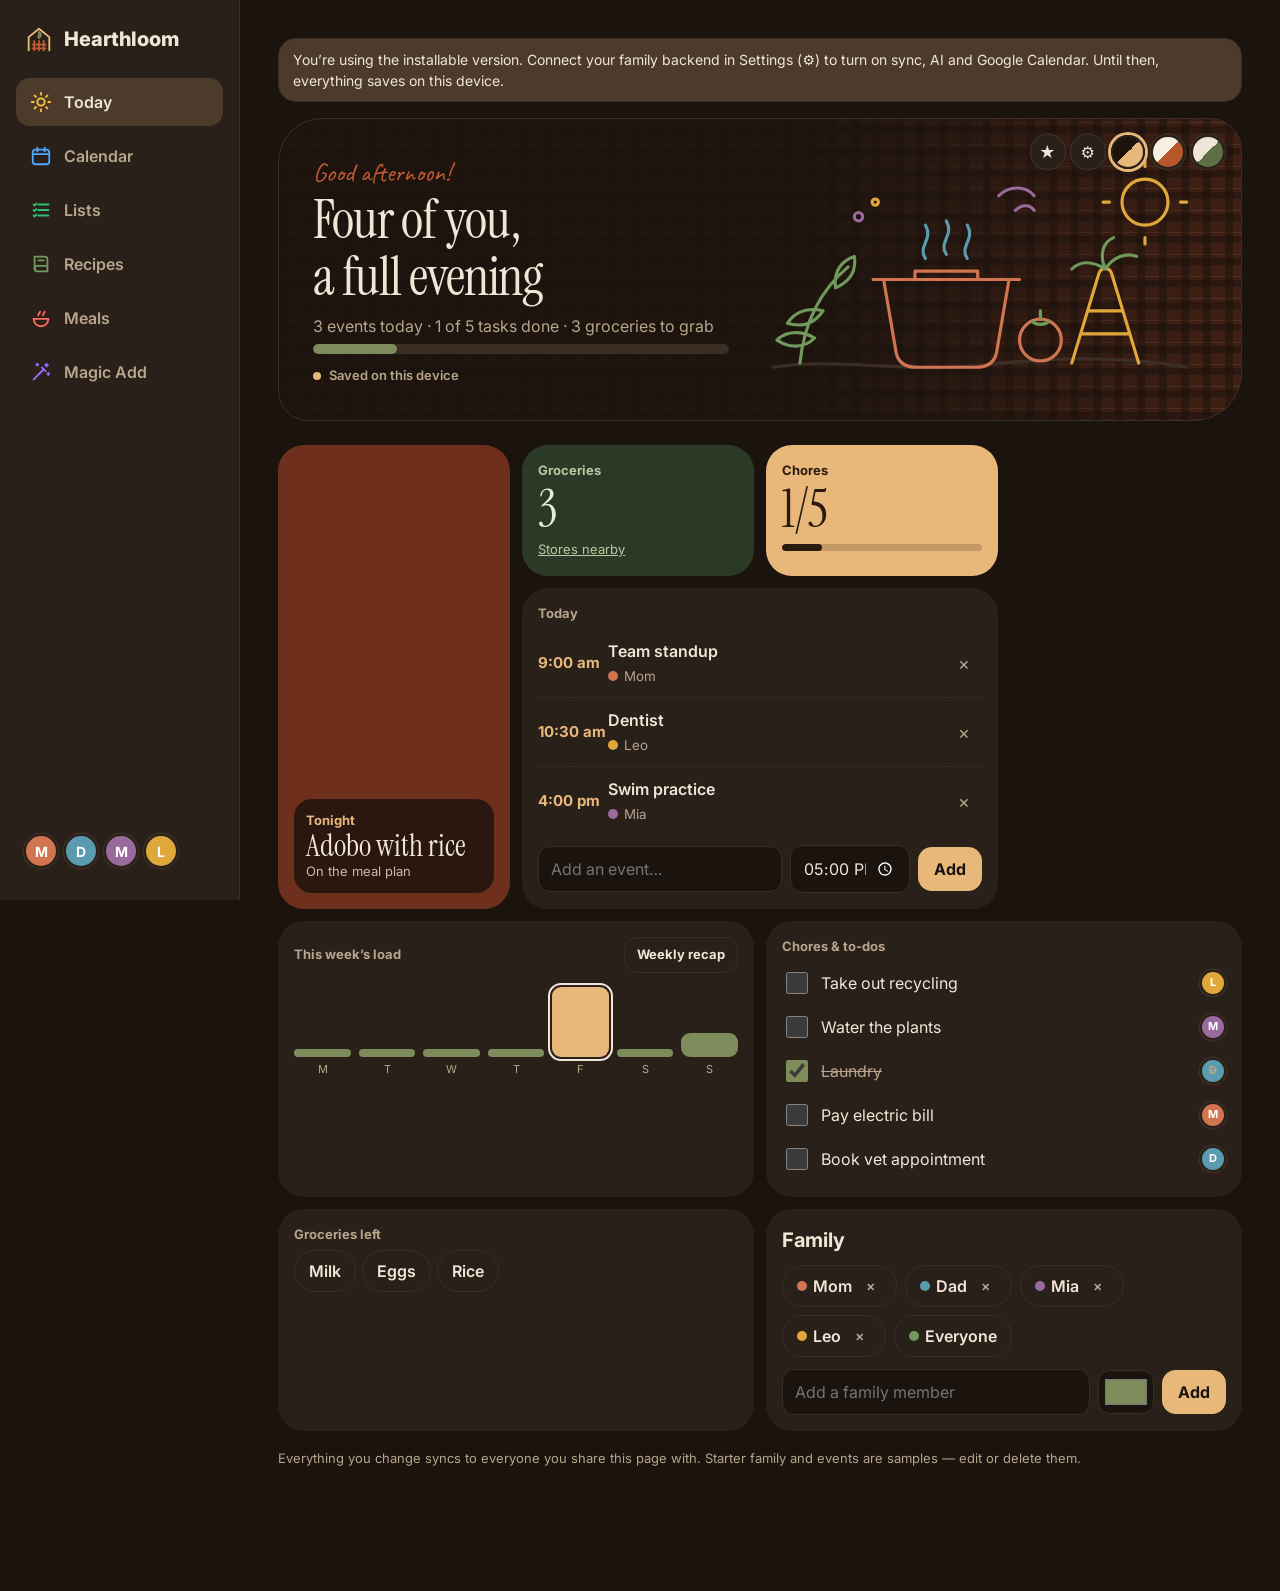
<file: hearthloom/index.html>
<!DOCTYPE html>
<html lang="en">
<head>
<meta charset="utf-8">
<meta name="viewport" content="width=device-width,initial-scale=1,viewport-fit=cover">
<meta name="theme-color" content="#1a130e">
<link rel="manifest" href="manifest.webmanifest">
<link rel="apple-touch-icon" href="icon.svg">
<link rel="icon" href="icon.svg">
<meta name="apple-mobile-web-app-capable" content="yes">
<title>Hearthloom</title>
<link rel="preconnect" href="https://fonts.googleapis.com">
<link href="https://fonts.googleapis.com/css2?family=Nunito:wght@400;600;700;800;900&family=Caveat:wght@600;700&family=Instrument+Serif&family=Inter:wght@400;500;600;700;800&family=Fraunces:opsz,wght@9..144,600;9..144,700&family=Outfit:wght@400;600;700;800&display=swap" rel="stylesheet">
<style>
/* VOICE: warm, playful, organised — a family fridge done by a great studio
   IDEA: the family fridge door — line-art doodles, magnets, sticky lists
   PICTURE: colourful hand-drawn line-art header scene + the live planner itself
   COLOUR and TYPE: white/ink ground, honeydew green #2fbf71, coral #ff6b5b, sunny #ffc43d, sky #4aa8ff, grape #9b6bff; Plus Jakarta Sans + Caveat notes
   LAYOUT: sidebar nav on desktop, bottom tab bar on phone; cards in fluid grids */
:root{color-scheme:light dark;--bg:light-dark(#f4efe4,#191b16);--panel:light-dark(#fffdf7,#22251e);--ink:light-dark(#2b2a22,#efeadc);--mute:light-dark(#7a7563,#a9a48f);--line:light-dark(#e4d9c4,#373b30);--g:#6f9a5b;--c:#d0754f;--y:#e0a83a;--s:#5a9bb0;--p:#9a6a9e}
:root[data-theme=light]{color-scheme:light}:root[data-theme=dark]{color-scheme:dark}
*{box-sizing:border-box;min-width:0}
body{margin:0;background:var(--bg);color:var(--ink);font:16px/1.5 Nunito,system-ui,sans-serif;overflow-x:clip;background-image:radial-gradient(circle at 12% 8%,color-mix(in srgb,var(--g) 12%,transparent),transparent 40%),radial-gradient(circle at 90% 85%,color-mix(in srgb,var(--y) 12%,transparent),transparent 45%);background-attachment:fixed}
button,input,select{font:inherit;color:inherit}
.app{display:grid;grid-template-columns:240px minmax(0,1fr);min-height:100vh}
nav{position:sticky;top:0;height:100vh;padding:24px 16px;border-right:1.5px solid var(--line);display:flex;flex-direction:column;gap:6px;background:var(--panel)}
.brand{display:flex;align-items:center;gap:10px;font-weight:800;font-size:20px;margin:0 8px 18px}
nav button{display:flex;align-items:center;gap:12px;border:0;background:none;padding:12px 14px;border-radius:14px;cursor:pointer;font-weight:600;min-height:44px;text-align:left;color:var(--mute)}
nav button svg{width:22px;height:22px;flex:none}
nav button.on{background:color-mix(in srgb,var(--g) 14%,transparent);color:var(--ink)}
nav button:focus-visible,.btn:focus-visible,input:focus-visible,select:focus-visible{outline:3px solid var(--s);outline-offset:2px}
.fam{margin-top:auto;display:flex;gap:6px;flex-wrap:wrap;padding:8px}
.av{width:34px;height:34px;border-radius:50%;display:grid;place-items:center;font-weight:700;font-size:14px;color:#fff;border:2.5px solid var(--panel);box-shadow:0 0 0 1.5px var(--line)}
main{padding:clamp(18px,3vw,40px);max-width:1240px;width:100%;padding-bottom:110px}
.hero{position:relative;border-radius:44px 32px 48px 30px;background:var(--panel);border:1.5px solid var(--line);padding:clamp(20px,3vw,34px);overflow:hidden;display:grid;grid-template-columns:minmax(0,1fr) minmax(0,1.1fr);gap:20px;align-items:center;margin-bottom:24px}
.hero h1{font-weight:900;font-size:clamp(30px,4vw,46px);line-height:1.05;margin:0 0 8px;text-wrap:balance;letter-spacing:-.02em}
.hero p{margin:0;color:var(--mute)}
.hero svg{width:100%;height:auto;max-height:230px}
.note{font-family:Caveat,cursive;font-size:26px;color:var(--c)}
.rc{display:grid;gap:8px}.rc h3{font-size:20px}.tags{display:flex;gap:6px;flex-wrap:wrap}.tag{font-size:13px;font-weight:700;border-radius:999px;padding:4px 10px;background:color-mix(in srgb,var(--g) 16%,transparent);white-space:nowrap}.tag.t{background:color-mix(in srgb,var(--y) 22%,transparent)}
.ing{columns:2 180px;margin:4px 0;padding-left:18px}.ing li{break-inside:avoid;padding:2px 0}
.load{height:6px;border-radius:9px;background:var(--line);margin:6px 0 10px;overflow:hidden}.load i{display:block;height:100%;border-radius:9px}
.hosted{font-size:14px;background:color-mix(in srgb,var(--y) 18%,var(--panel));border:1.5px solid var(--line);border-radius:18px;padding:10px 14px;margin-bottom:16px}
h2{font-size:22px;margin:0 0 14px;letter-spacing:-.01em}
.grid{display:grid;grid-template-columns:repeat(auto-fit,minmax(min(100%,300px),1fr));gap:18px}
.card{background:var(--panel);border:1.5px solid var(--line);border-radius:30px 24px 32px 22px;padding:22px;position:relative}
.card h3{margin:0 0 12px;font-size:17px;display:flex;align-items:center;gap:8px}
.dot{width:10px;height:10px;border-radius:50%;flex:none}
.ev{display:grid;grid-template-columns:64px minmax(0,1fr) auto;gap:12px;align-items:center;padding:10px 0;border-top:1.5px dashed var(--line)}
.ev:first-of-type{border-top:0}
.ev time{font-weight:700;font-size:15px;white-space:nowrap}
.ev b{display:block;font-weight:600}.ev small{color:var(--mute)}
.row{display:flex;gap:8px;flex-wrap:wrap;align-items:center}
input,select{background:var(--bg);border:1.5px solid var(--line);border-radius:12px;padding:10px 12px;font-size:16px;min-height:44px;flex:1 1 140px}
.btn{border:0;border-radius:14px;padding:10px 16px;min-height:44px;font-weight:700;cursor:pointer;background:var(--ink);color:var(--bg)}
.btn.g{background:var(--g);color:#fff}.btn.ghost{background:none;border:1.5px solid var(--line);color:var(--ink)}
.x{border:0;background:none;color:var(--mute);cursor:pointer;width:36px;height:36px;border-radius:10px;font-size:18px}
.x:hover{background:var(--line)}
.item{display:flex;align-items:center;gap:10px;padding:8px 0}
.item input[type=checkbox]{flex:none;width:22px;height:22px;min-height:0;accent-color:var(--g)}
.item.done span{text-decoration:line-through;color:var(--mute)}
.item span{flex:1}
.chips{display:flex;gap:8px;flex-wrap:wrap;margin-bottom:14px}
.chip{border:1.5px solid var(--line);background:var(--panel);border-radius:999px;padding:8px 14px;cursor:pointer;font-weight:600;min-height:40px}
.chip.on{background:var(--ink);color:var(--bg);border-color:var(--ink)}
.week{display:grid;grid-template-columns:repeat(7,minmax(0,1fr));gap:10px}
.day{background:var(--panel);border:1.5px solid var(--line);border-radius:24px 18px 26px 18px;padding:12px;min-height:180px}
.day.today{border-color:var(--g);box-shadow:0 0 0 3px color-mix(in srgb,var(--g) 25%,transparent)}
.day h4{margin:0 0 8px;font-size:14px;color:var(--mute)}.day h4 b{display:block;font-size:22px;color:var(--ink)}
.pill{font-size:13px;border-radius:10px;padding:6px 8px;margin-bottom:6px;border-left:4px solid;background:var(--bg);overflow-wrap:anywhere}
.meal{display:grid;grid-template-columns:60px minmax(0,1fr);gap:10px;align-items:center;padding:8px 0;border-top:1.5px dashed var(--line)}
.meal:first-of-type{border-top:0}.meal b{font-size:14px;color:var(--mute)}
.meal input{min-height:40px;padding:8px 10px}
.magic{background:linear-gradient(135deg,color-mix(in srgb,var(--p) 14%,var(--panel)),color-mix(in srgb,var(--s) 12%,var(--panel)))}
textarea{width:100%;min-height:120px;border:1.5px solid var(--line);border-radius:14px;padding:12px;font:16px/1.5 inherit;background:var(--panel);color:var(--ink);resize:vertical}
.found{margin-top:12px}
.empty{color:var(--mute);font-style:italic;padding:8px 0}
.toast{position:fixed;left:50%;bottom:96px;transform:translateX(-50%) translateY(20px);background:var(--ink);color:var(--bg);padding:12px 18px;border-radius:14px;font-weight:600;opacity:0;transition:.25s;pointer-events:none;z-index:9}
.toast.show{opacity:1;transform:translateX(-50%)}
.bar{height:10px;border-radius:99px;background:var(--line);overflow:hidden;margin-top:6px}.bar i{display:block;height:100%;background:var(--g);border-radius:99px;transition:width .4s}
.sync{display:inline-flex;align-items:center;gap:8px;font-size:13px;font-weight:600;color:var(--mute);margin-top:12px}.sync i{width:8px;height:8px;border-radius:50%;background:var(--y)}.sync.ok i{background:var(--g)}
.drop{display:flex;align-items:center;justify-content:center;gap:10px;border:2px dashed var(--line);border-radius:14px;padding:14px;cursor:pointer;color:var(--mute);font-weight:600;min-height:56px;margin-top:10px}.drop:hover{border-color:var(--p)}.drop input{display:none}
.thumbs{display:flex;gap:8px;flex-wrap:wrap;margin-top:8px}.thumbs img{width:72px;height:72px;object-fit:cover;border-radius:12px;border:1.5px solid var(--line)}
.spin{display:inline-block;width:16px;height:16px;border:2.5px solid currentColor;border-right-color:transparent;border-radius:50%;animation:sp .7s linear infinite;vertical-align:-3px}@keyframes sp{to{transform:rotate(360deg)}}
.sample{font-size:13px;color:var(--mute);margin-top:18px}
.view{display:none}.view.on{display:block;animation:in .3s ease}
@keyframes in{from{opacity:0;transform:translateY(6px)}}
@media(prefers-reduced-motion:reduce){.view.on{animation:none}.toast{transition:none}}
@media(max-width:980px){.week{grid-template-columns:repeat(auto-fit,minmax(min(100%,150px),1fr))}}
@media(max-width:760px){
 .app{grid-template-columns:minmax(0,1fr)}
 nav{position:fixed;inset:auto 0 0 0;height:auto;flex-direction:row;justify-content:space-around;padding:6px 6px calc(6px + env(safe-area-inset-bottom));border-right:0;border-top:1.5px solid var(--line);z-index:5;gap:0}
 .brand,.fam{display:none}
 nav button{flex-direction:column;gap:2px;font-size:10.5px;padding:8px 2px;flex:1;align-items:center}
 .hero{grid-template-columns:minmax(0,1fr)}
 .hero svg{max-height:170px}
}

/* Skins: bento (default, night plaid), storybook (cozy cream), clay (soft tactile) */
:root,:root[data-skin=bento]{color-scheme:dark;--bg:#1a130e;--panel:#2a201a;--ink:#f1e6d6;--mute:#b8a58c;--line:#3a2e25;--g:#7d8c5a;--c:#c25a35;--y:#e8b77a;--s:#8fa3a8;--p:#a7798f;--hf:"Instrument Serif",Georgia,serif;--hw:400;--bf:Inter,system-ui,sans-serif;--shadow:none}
:root[data-skin=storybook]{color-scheme:light;--bg:#f7efe2;--panel:#fffaf1;--ink:#3b2a1e;--mute:#6e5a46;--line:#e2cfae;--g:#6b7f4e;--c:#b5562b;--y:#d49a3a;--s:#6d8c99;--p:#8a5a6b;--hf:Fraunces,Georgia,serif;--hw:700;--bf:Nunito,system-ui,sans-serif;--shadow:0 6px 0 #e9dcc2}
:root[data-skin=clay]{color-scheme:light;--bg:#efe6d8;--panel:#f6efe4;--ink:#2f2a22;--mute:#6f6656;--line:#ddd2c0;--g:#5f6f45;--c:#c2703f;--y:#c9963f;--s:#6f8f96;--p:#8c6a7c;--hf:Outfit,system-ui,sans-serif;--hw:800;--bf:Outfit,system-ui,sans-serif;--shadow:10px 10px 22px #d3c8b6,-8px -8px 18px #fffaf2}
body{font-family:var(--bf)!important;background-image:none!important}
h1,h2,.card h3,.rc h3{font-family:var(--hf);font-weight:var(--hw)}
.hero h1{font-weight:var(--hw)!important;font-size:clamp(34px,5vw,54px)}
.card,.hero,.day{box-shadow:var(--shadow)}
:root[data-skin=clay] .card,:root[data-skin=clay] .day{border-color:transparent}
:root:not([data-skin=storybook]):not([data-skin=clay]) .hero{background-color:#6e2f1c;background-image:linear-gradient(90deg,rgba(26,19,14,.94) 0 55%,rgba(26,19,14,.55)),repeating-linear-gradient(0deg,rgba(20,10,6,.45) 0 8px,transparent 8px 22px),repeating-linear-gradient(90deg,rgba(20,10,6,.45) 0 8px,transparent 8px 22px),repeating-linear-gradient(0deg,rgba(232,183,122,.3) 0 1px,transparent 1px 11px);border-color:#3a2e25}
:root[data-skin=storybook] .rc h3+.tags{margin-top:-4px}
.btn.g{color:#fff}:root:not([data-skin]) .btn.g,:root[data-skin=bento] .btn.g{background:var(--y);color:#1a130e}
nav button.on{background:color-mix(in srgb,var(--y) 18%,transparent)}
.skins{position:absolute;top:16px;right:16px;display:flex;gap:6px;z-index:2}
.skins button{width:34px;height:34px;border-radius:50%;border:2.5px solid var(--panel);cursor:pointer;box-shadow:0 0 0 1.5px var(--line);padding:0}
.skins button[aria-pressed=true]{box-shadow:0 0 0 3px var(--y)}

.bento{display:grid;grid-template-columns:minmax(0,1.3fr) minmax(0,1fr);grid-auto-rows:minmax(130px,auto);gap:12px}
@media(min-width:900px){.bento{grid-template-columns:repeat(4,minmax(0,1fr))}.b-wide{grid-column:span 2!important}}
.bento>div{border-radius:26px;padding:16px;background:var(--panel);box-shadow:var(--shadow)}
.b-din{grid-row:span 2;display:flex;flex-direction:column;justify-content:flex-end;min-height:270px}
.tartan{background-color:#6e2f1c!important;background-image:repeating-linear-gradient(0deg,rgba(20,10,6,.45) 0 8px,transparent 8px 22px),repeating-linear-gradient(90deg,rgba(20,10,6,.45) 0 8px,transparent 8px 22px),repeating-linear-gradient(0deg,rgba(232,183,122,.35) 0 1px,transparent 1px 11px)}
:root[data-skin=storybook] .tartan{background-color:#8a5a3b!important}:root[data-skin=clay] .tartan{background-color:#c2703f!important}
.b-glass{background:rgba(26,18,13,.8);border-radius:18px;padding:12px;color:#f1e6d6}
.b-glass .b-k{color:#e8b77a}.b-glass .b-s{color:#cdbba3}
.b-gro{background:#2b3a26!important;color:#e7eed8}.b-gro .b-k,.b-gro .b-s,.b-gro a{color:#b9c7a2}
:root[data-skin=storybook] .b-gro,:root[data-skin=clay] .b-gro{background:#dfe3cf!important;color:#2f3a22}:root[data-skin=storybook] .b-gro .b-k,:root[data-skin=storybook] .b-gro a,:root[data-skin=clay] .b-gro .b-k,:root[data-skin=clay] .b-gro a{color:#4d5938}
.b-cho{background:var(--y)!important;color:#2a1a10}
.b-wide{grid-column:span 2}
.b-k{font-size:13px;font-weight:700;color:var(--mute)}.b-cho .b-k{color:#2a1a10}
.b-num{font-family:var(--hf);font-size:52px;line-height:1;margin:4px 0}
.b-big{font-family:var(--hf);font-size:30px;line-height:1.05}
.b-s{font-size:13px}
.b-bar{height:7px;border-radius:7px;background:rgba(42,26,16,.2);margin-top:8px;overflow:hidden}.b-bar i{display:block;height:100%;background:#2a1a10;border-radius:7px;transition:width .4s}
.b-load{display:grid;grid-template-columns:repeat(7,1fr);gap:8px;align-items:end;height:96px;margin-top:8px}
.b-load div{display:flex;flex-direction:column;justify-content:flex-end;align-items:center;gap:4px;height:100%;font-size:11px;color:var(--mute)}
.b-load i{display:block;width:100%;border-radius:9px;min-height:8px}
.bento .ev{grid-template-columns:58px minmax(0,1fr) auto}.bento .ev time{color:var(--y)}

.hbtn{background:var(--panel)!important;color:var(--ink);font-size:16px;display:grid;place-items:center}
.wx{font-weight:700;color:var(--y)!important;margin:0 0 4px!important}
.tagr{font-size:12px;font-weight:700;color:var(--s);margin-left:6px;white-space:nowrap}
.dlg{border:1.5px solid var(--line);border-radius:28px;background:var(--panel);color:var(--ink);padding:22px;width:min(560px,92vw);max-height:88vh}
.dlg::backdrop{background:rgba(10,6,4,.55)}
.dlg h2{font-family:var(--hf)}
.dlg fieldset{border:1.5px solid var(--line);border-radius:18px;margin:0 0 12px;padding:12px;display:grid;gap:10px}
.dlg legend{font-weight:800;padding:0 6px}
.dlg label{display:grid;gap:4px;font-weight:600;font-size:14px}
.dlg .tg{display:flex;align-items:center;gap:10px}.dlg .tg input{flex:none;width:22px;height:22px;min-height:0;accent-color:var(--y)}
.aisle{font-size:13px;font-weight:800;color:var(--y);margin:14px 0 0;text-transform:none}
.kid{position:fixed;inset:0;z-index:20;background:var(--bg);overflow:auto;padding:24px max(4vw,16px) 40px}
.kidStars{font-family:var(--hf);font-size:42px;margin:6px 0 16px;color:var(--y)}
.kidGrid{display:grid;grid-template-columns:repeat(auto-fill,minmax(min(100%,180px),1fr));gap:14px}
.kidCard{border:0;border-radius:28px;background:var(--panel);color:var(--ink);padding:20px;min-height:150px;font:800 20px var(--bf);display:flex;flex-direction:column;justify-content:space-between;align-items:flex-start;cursor:pointer;text-align:left;box-shadow:var(--shadow)}
.kidCard.done{background:var(--g);color:#fff}
.kidCard svg{width:44px;height:44px}
.store{display:block;font-size:12px;line-height:1.35;margin-top:3px}
::view-transition-old(root),::view-transition-new(root){animation-duration:.22s}
</style>
</head>
<body>
<div class="app">
<nav aria-label="Main">
 <div class="brand"><svg width="30" height="30" viewBox="0 0 64 64" fill="none" stroke-width="4" stroke-linecap="round" stroke-linejoin="round" aria-hidden="true"><path d="M10 56V28L32 10l22 18v28" stroke="#e8b77a"/><path d="M22 56V36M32 56V36M42 56V36M18 44h28M18 52h28" stroke="#c25a35"/><path d="M32 30c-4-5 2-8 0-13 5 3 6 9 0 13z" stroke="#7d8c5a"/></svg>Hearthloom</div>
 <button data-v="today" class="on"><svg viewBox="0 0 24 24" fill="none" stroke="#ffc43d" stroke-width="2" stroke-linecap="round"><circle cx="12" cy="12" r="4"/><path d="M12 2v2M12 20v2M2 12h2M20 12h2M5 5l1.5 1.5M17.5 17.5L19 19M5 19l1.5-1.5M17.5 6.5L19 5"/></svg>Today</button>
 <button data-v="week"><svg viewBox="0 0 24 24" fill="none" stroke="#4aa8ff" stroke-width="2" stroke-linecap="round"><rect x="3" y="5" width="18" height="16" rx="3"/><path d="M3 10h18M8 3v4M16 3v4"/></svg>Calendar</button>
 <button data-v="lists"><svg viewBox="0 0 24 24" fill="none" stroke="#2fbf71" stroke-width="2" stroke-linecap="round"><path d="M9 6h11M9 12h11M9 18h11"/><path d="M4 6l1 1 2-2M4 12l1 1 2-2M4 18l1 1 2-2"/></svg>Lists</button>
 <button data-v="recipes"><svg viewBox="0 0 24 24" fill="none" stroke="#6f9a5b" stroke-width="2" stroke-linecap="round"><path d="M5 4h11a3 3 0 0 1 3 3v13H8a3 3 0 0 1-3-3z"/><path d="M5 17a3 3 0 0 1 3-3h11M9 8h6"/></svg>Recipes</button>
 <button data-v="meals"><svg viewBox="0 0 24 24" fill="none" stroke="#ff6b5b" stroke-width="2" stroke-linecap="round"><path d="M4 13h16a8 8 0 0 1-16 0z"/><path d="M9 9c0-2 2-2 2-4M14 9c0-2 2-2 2-4"/></svg>Meals</button>
 <button data-v="magic"><svg viewBox="0 0 24 24" fill="none" stroke="#9b6bff" stroke-width="2" stroke-linecap="round"><path d="M4 20L15 9M13 7l4 4"/><path d="M18 3v3M16.5 4.5h3M20 13v2M19 14h2M8 3v2M7 4h2"/></svg>Magic Add</button>
 <div class="fam" id="fam"></div>
</nav>
<main>
<div class="hosted" id="hostNote" hidden>You’re using the installable version. Connect your family backend in Settings (⚙) to turn on sync, AI and Google Calendar. Until then, everything saves on this device.</div>
<header class="hero">
 <div class="skins" role="group" aria-label="Theme"><button id="kidBtn" class="hbtn" aria-label="Kid mode">★</button><button id="setBtn" class="hbtn" aria-label="Settings">⚙</button><button data-skin-b="bento" aria-label="Plaid Bento theme" style="background:linear-gradient(135deg,#1a130e 50%,#e8b77a 50%)"></button><button data-skin-b="storybook" aria-label="Cozy Storybook theme" style="background:linear-gradient(135deg,#f7efe2 50%,#b5562b 50%)"></button><button data-skin-b="clay" aria-label="Soft Clay theme" style="background:linear-gradient(135deg,#efe6d8 50%,#5f6f45 50%)"></button></div>
 <div>
  <div class="note" id="greet">Good morning!</div>
  <h1 id="htitle">Your family, beautifully in sync</h1>
  <p id="wx" class="wx"></p><p id="hsub"></p>
  <div class="bar" aria-label="Today's progress"><i id="prog" style="width:0"></i></div>
  <div class="sync" id="sync"><i></i><span>Connecting…</span></div>
 </div>
 <svg viewBox="0 0 420 220" fill="none" stroke-width="3" stroke-linecap="round" stroke-linejoin="round" aria-hidden="true">
  <path d="M14 204c60-10 130 6 200-2s140-8 196 2" stroke="var(--line)"/>
  <path d="M120 120h120l-12 70c-2 10-10 14-20 14h-56c-10 0-18-4-20-14z" stroke="#d0754f"/><path d="M110 120h140M150 120v-8h60v8" stroke="#d0754f"/>
  <path d="M160 100c-8-12 8-18 0-32M180 96c-8-12 8-18 0-32M200 100c-8-12 8-18 0-32" stroke="#5a9bb0"/>
  <path d="M40 200c4-40 20-70 46-92M62 150c-16-4-28 2-34 12 14 4 26 0 34-12zM74 128c-2-16 6-26 18-30 2 14-4 24-18 30zM54 176c-14-8-28-6-36 2 12 8 26 8 36-2z" stroke="#6f9a5b"/>
  <path d="M300 200l26-86c2-6 10-6 12 0l26 86" stroke="#e0a83a"/><path d="M316 150h32M310 172h44" stroke="#e0a83a"/><path d="M332 110c-6-14-2-26 8-30M332 110c8-12 20-16 30-12M332 110c-12-8-24-8-32 0" stroke="#6f9a5b"/>
  <circle cx="270" cy="178" r="20" stroke="#d0754f"/><path d="M262 160c4 4 12 4 16 0M270 158v-8" stroke="#6f9a5b"/>
  <circle cx="370" cy="46" r="22" stroke="#e0a83a"/><path d="M370 12v-6M370 86v-6M336 46h-6M410 46h-6" stroke="#e0a83a"/>
  <path d="M230 40c10-10 26-10 34 0M246 54c6-6 14-6 18 0" stroke="#9a6a9e"/>
  <circle cx="96" cy="60" r="4" stroke="#9a6a9e"/><circle cx="112" cy="46" r="3" stroke="#e0a83a"/>
 </svg>
</header>

<section class="view on" id="v-today">
 <div class="bento">
  <div class="b-din tartan" id="bDin"><div class="b-glass"><div class="b-k" id="bDinT">Tonight</div><div class="b-big" id="todayMeal">Not planned yet</div><div class="b-s" id="bDinS">Pick a recipe to fill tonight</div></div></div>
  <div class="b-gro"><div class="b-k">Groceries</div><div class="b-num" id="bGroN">0</div><div class="b-s" id="bStores"><a id="bGroL" href="https://www.google.com/maps/search/grocery+store+near+me" target="_blank" rel="noopener">Stores nearby</a></div></div>
  <div class="b-cho"><div class="b-k">Chores</div><div class="b-num" id="bChoN">0/0</div><div class="b-bar"><i id="bChoB"></i></div></div>
  <div class="b-wide"><div class="b-k" style="margin-bottom:6px">Today</div><div id="todayEv"></div>
   <form class="row" id="quickEv" style="margin-top:10px"><input id="qeT" placeholder="Add an event…" aria-label="Event title" required><input id="qeH" type="time" value="17:00" aria-label="Time" style="flex:0 1 120px"><button class="btn g">Add</button></form></div>
  <div class="b-wide"><div class="row" style="justify-content:space-between"><div class="b-k">This week’s load</div><button class="btn ghost" id="recapBtn" style="min-height:36px;padding:6px 12px;font-size:13px">Weekly recap</button></div><div class="b-load" id="bLoad"></div><div class="b-s" id="wxWeek" style="margin-top:8px;color:var(--mute)"></div></div>
  <div class="b-wide"><div class="b-k" style="margin-bottom:4px">Chores & to-dos</div><div id="todayTodo"></div></div>
  <div class="b-wide"><div class="b-k" style="margin-bottom:6px">Groceries left</div><div id="todayGro"></div></div>
  <div class="b-wide"><h3 style="margin:0 0 10px;font-size:20px">Family</h3><div id="famList" class="row" style="margin-bottom:12px"></div>
   <form class="row" id="famForm"><input id="fN" placeholder="Add a family member" required aria-label="Name" maxlength="20"><input id="fC" type="color" value="#7d8c5a" aria-label="Colour" style="flex:0 0 56px;padding:4px"><button class="btn g">Add</button></form></div>
 </div>
</section>

<section class="view" id="v-week">
 <div class="row" style="justify-content:space-between;margin-bottom:14px"><h2 style="margin:0" id="wkTitle">This week</h2><div class="row" style="flex:none"><button class="btn ghost" id="prevW" aria-label="Previous week">←</button><button class="btn ghost" id="nowW">Today</button><button class="btn ghost" id="nextW" aria-label="Next week">→</button></div></div>
 <div class="chips" id="whoFilter"></div>
 <div class="week" id="weekGrid"></div>
 <div class="card" style="margin-top:18px"><h3>New event</h3>
  <form class="row" id="evForm"><input id="eT" placeholder="Title" required aria-label="Title"><input id="eD" type="date" required aria-label="Date"><input id="eH" type="time" value="09:00" aria-label="Time"><select id="eW" aria-label="Who"></select><button class="btn g">Save</button></form></div>
</section>

<section class="view" id="v-lists">
 <div class="chips" id="listTabs"></div>
 <div class="card" style="max-width:720px">
  <form class="row" id="itemForm"><input id="iT" placeholder="Add item…" required aria-label="New item"><select id="iW" aria-label="Assign to" style="flex:0 1 150px"></select><button class="btn g">Add</button></form>
  <div id="groHead"></div><div id="items" style="margin-top:10px"></div>
  <div class="row" style="margin-top:12px"><button class="btn ghost" id="clearDone">Clear checked</button><button class="btn ghost" id="copyList">Copy list</button><button class="btn ghost" id="undo" hidden>Undo</button></div>
 </div>
</section>

<section class="view" id="v-recipes">
 <div class="card magic" style="margin-bottom:18px">
  <h3>🌿 Save a recipe from a reel</h3>
  <p style="margin:0 0 10px;color:var(--mute)">Paste the reel link and its caption, or add screenshots of the recipe. Hearthloom pulls out the ingredients, steps and prep time.</p>
  <form id="rForm"><div class="row"><input id="rUrl" type="url" placeholder="Reel link (Facebook, Instagram, TikTok…)" aria-label="Reel link"></div>
  <textarea id="rTxt" style="margin-top:8px;min-height:90px" placeholder="Paste the caption or recipe text here…">Easy chicken adobo 🍗 Serves 4. 1 kg chicken thighs, 1/2 cup soy sauce, 1/3 cup vinegar, 1 head garlic crushed, 3 bay leaves, 1 tsp peppercorns, 1 tbsp brown sugar. Marinate 20 mins, brown the chicken, add everything and simmer 35 mins.</textarea>
  <label class="drop" id="rDrop" hidden><input type="file" id="rImg" accept="image/*" multiple>📷 Add recipe screenshots</label><div class="thumbs" id="rThumbs"></div>
  <div class="row" style="margin-top:10px"><button class="btn g" id="rGo">Save recipe</button></div></form>
 </div>
 <div class="grid" id="recipeGrid"></div>
</section>

<section class="view" id="v-meals">
 <div class="row" style="justify-content:space-between;margin-bottom:14px"><h2 style="margin:0">Meal plan</h2><button class="btn ghost" id="toGro">Add ingredients to groceries</button></div>
 <div class="grid" id="mealGrid"></div>
</section>

<section class="view" id="v-magic">
 <div class="card magic" style="max-width:760px">
  <h3>✦ Magic Add <span class="chip" id="aiBadge" style="font-size:12px;padding:4px 10px;min-height:0;cursor:default">Smart text</span></h3>
  <p style="margin:0 0 12px;color:var(--mute)">Paste a school email, group chat or invite — or drop a screenshot or a photo of a flyer. Hearthloom finds the events, to-dos and groceries.</p>
  <textarea id="mTxt">Hi parents! Reminder: Field trip to the science museum on Friday at 8:30am. Please bring a packed lunch and sign the permission slip. Piano recital is next Tuesday 4pm at the town hall.</textarea>
  <label class="drop" id="drop" hidden><input type="file" id="mImg" accept="image/*" multiple>📷 Add screenshots or photos</label><div class="thumbs" id="thumbs"></div>
  <div class="row" style="margin-top:12px"><button class="btn ghost" id="micBtn" type="button" hidden>🎙 Speak</button><select id="mW" aria-label="Who" style="flex:0 1 180px"></select><button class="btn" id="mGo">Find events</button></div>
  <div class="found" id="mOut"></div>
 </div>
</section>
<p class="sample">Everything you change syncs to everyone you share this page with. Starter family and events are samples — edit or delete them.</p>
</main>
</div>

<dialog id="setDlg" class="dlg"><form method="dialog" id="setForm">
 <h2>Settings</h2>
 <fieldset><legend>Family sync &amp; AI (Apps Script backend)</legend>
  <label>Web app URL<input id="beUrl" type="url" placeholder="https://script.google.com/macros/s/…/exec"></label>
  <label>Family key<input id="beKey" type="password" autocomplete="off"></label>
  <label class="tg"><input type="checkbox" id="calPull"> Show my Google Calendar events</label>
  <label class="tg"><input type="checkbox" id="calPush"> Also add new Hearthloom events to Google Calendar</label>
  <div class="b-s" id="beStat"></div>
 </fieldset>
 <fieldset><legend>Location, weather &amp; reminders</legend>
  <div class="row"><button class="btn ghost" type="button" id="locBtn">Use my location</button><button class="btn ghost" type="button" id="mnlBtn">Use Manila</button></div>
  <div class="row" style="margin-top:8px"><button class="btn ghost" type="button" id="notiBtn">Turn on reminders</button></div>
  <div class="b-s" id="envStat"></div>
 </fieldset>
 <div class="row" style="justify-content:flex-end;margin-top:12px"><button class="btn ghost" value="cancel">Close</button><button class="btn g" id="saveSet" value="default">Save</button></div>
</form></dialog>
<dialog id="recapDlg" class="dlg"><h2>Your week ahead</h2><div id="recapBody"></div><div class="row" style="justify-content:flex-end;margin-top:12px"><button class="btn ghost" id="recapCopy">Copy</button><button class="btn g" onclick="this.closest('dialog').close()">Done</button></div></dialog>
<div id="kid" class="kid" hidden>
 <div class="row" style="justify-content:space-between"><h2 style="margin:0;font-size:34px">Kid mode</h2><button class="btn ghost" id="kidExit">Exit</button></div>
 <div class="chips" id="kidWho" style="margin-top:12px"></div>
 <div class="kidStars" id="kidStars"></div>
 <div class="kidGrid" id="kidGrid"></div>
</div>
<div class="toast" id="toast" role="status"></div>

<script>
{
const $=s=>document.querySelector(s),$$=s=>[...document.querySelectorAll(s)];
const esc=s=>String(s).replace(/[&<>"]/g,c=>({'&':'&amp;','<':'&lt;','>':'&gt;','"':'&quot;'}[c]));
const pad=n=>String(n).padStart(2,'0'),iso=d=>`${d.getFullYear()}-${pad(d.getMonth()+1)}-${pad(d.getDate())}`;
const today=new Date();today.setHours(0,0,0,0);const T=iso(today);
const addD=(d,n)=>{const x=new Date(d);x.setDate(x.getDate()+n);return x};
const DAYS=['Sun','Mon','Tue','Wed','Thu','Fri','Sat'];
const DF=[{n:'Mom',c:'#d0754f'},{n:'Dad',c:'#5a9bb0'},{n:'Mia',c:'#9a6a9e'},{n:'Leo',c:'#e0a83a'},{n:'Everyone',c:'#6f9a5b'}];let fam=DF;
const col=w=>(fam.find(f=>f.n===w)||{c:'#6f9a5b'}).c;
const seed={fam:DF.slice(),
 events:[{t:'Swim practice',d:T,h:'16:00',w:'Mia'},{t:'Dentist',d:T,h:'10:30',w:'Leo'},{t:'Team standup',d:T,h:'09:00',w:'Mom'},{t:'Grandma visits',d:iso(addD(today,2)),h:'12:00',w:'Everyone'},{t:'Soccer game',d:iso(addD(today,3)),h:'08:00',w:'Leo'},{t:'Date night',d:iso(addD(today,4)),h:'19:00',w:'Dad'}],
 lists:{Groceries:[{t:'Milk',w:'Everyone'},{t:'Eggs',w:'Everyone'},{t:'Bananas',w:'Mom',x:true},{t:'Rice',w:'Dad'}],Chores:[{t:'Take out recycling',w:'Leo'},{t:'Water the plants',w:'Mia'},{t:'Laundry',w:'Dad',x:true}],'To-do':[{t:'Pay electric bill',w:'Mom'},{t:'Book vet appointment',w:'Dad'}],Packing:[]},
 meals:{}
};
seed.meals[T]={Breakfast:'Pancakes',Lunch:'Chicken wraps',Dinner:'Adobo with rice'};
let S;try{S=JSON.parse(localStorage.getItem('nectar'))}catch(e){}
if(!S||!S.events)S=seed;
let db=null,ref=null,pushT=null,writing=false,again=false,canWrite=true;
const setSync=(t,ok)=>{const e=$('#sync');e.classList.toggle('ok',!!ok);e.querySelector('span').textContent=t};
async function push(){if(!ref||!canWrite)return;if(writing){again=true;return}writing=true;
 try{await ref.set(JSON.parse(JSON.stringify({fam:S.fam,events:S.events,lists:S.lists,meals:S.meals,recipes:S.recipes||[],at:Date.now()})));setSync('Synced with your family',true)}
 catch(e){if(e&&e.code==='invalid_argument'){canWrite=false;setSync('View only — ask the owner for edit access')}else if(e&&e.code==='quota_exceeded')setSync('Storage full — clear old items');else setSync('Saved here, will retry')}
 writing=false;if(again){again=false;push()}}
const save=()=>{try{localStorage.setItem('nectar',JSON.stringify(S))}catch(e){}if(ref){clearTimeout(pushT);pushT=setTimeout(push,600)}else if(BE.url){clearTimeout(pushT);pushT=setTimeout(bePush,800)}};
function syncFam(){if(!Array.isArray(S.fam)||!S.fam.length)S.fam=DF.slice();if(!S.fam.some(f=>f.n==='Everyone'))S.fam.push({n:'Everyone',c:'#6f9a5b'});fam=S.fam;
 $('#fam').innerHTML=fam.filter(f=>f.n!=='Everyone').map(f=>`<span class="av" style="background:${esc(f.c)}" title="${esc(f.n)}">${esc(f.n[0]||'?')}</span>`).join('');
 const o=fam.map(f=>`<option>${esc(f.n)}</option>`).join('');['#eW','#iW','#mW'].forEach(q=>{const el=$(q),v=el.value;el.innerHTML=o;el.value=fam.some(f=>f.n===v)?v:'Everyone'});
 $('#famList').innerHTML=fam.map((f,i)=>`<span class="chip" style="display:inline-flex;align-items:center;gap:6px;cursor:default"><span class="dot" style="background:${esc(f.c)}"></span>${esc(f.n)}${f.n==='Everyone'?'':`<button class="x" style="width:24px;height:24px;font-size:14px" data-del-fam="${i}" aria-label="Remove ${esc(f.n)}">×</button>`}</span>`).join('')}
let toastT;const toast=m=>{const t=$('#toast');t.textContent=m;t.classList.add('show');clearTimeout(toastT);toastT=setTimeout(()=>t.classList.remove('show'),1800)};
const fmtH=h=>{if(!h)return'All day';let[a,b]=h.split(':');a=+a;return`${a%12||12}:${b} ${a<12?'am':'pm'}`};
let curList='Groceries',wkOff=0,whoF='All',lastDel=null;

syncFam();
const hr=new Date().getHours();$('#greet').textContent=hr<12?'Good morning!':hr<18?'Good afternoon!':'Good evening!';

function evRow(e,i){return`<div class="ev"><time>${fmtH(e.h)}</time><div><b>${esc(e.t)}</b>${rainTag(e)}<small><span class="dot" style="display:inline-block;background:${e.cal?'var(--s)':col(e.w)};margin-right:6px"></span>${esc(e.cal?'Google · '+e.cal:e.w)}</small></div>${i<0?'<span></span>':`<button class="x" data-del-ev="${i}" aria-label="Delete">×</button>`}</div>`}
function renderToday(){
 const ev=allEv().filter(([e])=>e.d===T).sort((a,b)=>a[0].h.localeCompare(b[0].h));
 $('#todayEv').innerHTML=ev.length?ev.map(([e,i])=>evRow(e,i)).join(''):'<div class="empty">Nothing scheduled — enjoy the calm.</div>';
 const todo=[...S.lists.Chores.map((x,i)=>['Chores',x,i]),...S.lists['To-do'].map((x,i)=>['To-do',x,i])];
 $('#todayTodo').innerHTML=todo.map(([l,x,i])=>item(l,x,i)).join('')||'<div class="empty">All clear!</div>';
 const m=S.meals[T]||{};$('#todayMeal').textContent=m.Dinner||'Not planned yet';
 const g=S.lists.Groceries.filter(x=>!x.x);$('#todayGro').innerHTML=g.length?g.map(x=>`<span class="chip" style="display:inline-block;margin:0 6px 6px 0;cursor:default">${esc(x.t)}</span>`).join(''):'<div class="empty">Pantry is stocked.</div>';
 const done=todo.filter(t=>t[1].x).length;$('#prog').style.width=(todo.length?done/todo.length*100:100)+'%';
 $('#bGroN').textContent=g.length;$('#bChoN').textContent=`${done}/${todo.length}`;$('#bChoB').style.width=(todo.length?done/todo.length*100:0)+'%';
 const rec=(S.recipes||[]).find(r=>r.title===m.Dinner);const ce=S.events.find(e=>e.d===T&&/^Cook:/.test(e.t));
 $('#bDinT').textContent='Tonight'+(ce?' · '+fmtH(ce.h):'');$('#bDinS').textContent=m.Dinner?(rec?`From a reel · ${mins((rec.prep||0)+(rec.cook||0))}`:'On the meal plan'):'Pick a recipe to fill tonight';
 const st=addD(today,-((today.getDay()+6)%7));$('#bLoad').innerHTML=[...Array(7)].map((_,k)=>{const d=addD(st,k),n=allEv().filter(([e])=>e.d===iso(d)).length;return`<div><i style="height:${Math.max(8,Math.min(100,n*24))}%;background:${n>3?'var(--c)':n>1?'var(--y)':'var(--g)'}${iso(d)===T?';outline:2px solid var(--ink);outline-offset:2px':''}"></i>${'MTWTFSS'[k]}</div>`}).join('');
 {const nf=fam.filter(f=>f.n!=='Everyone').length,W=['','One','Two','Three','Four','Five','Six','Seven','Eight'];$('#htitle').innerHTML=`${W[nf]||nf} of you,<br>${ev.length<3?'one easy':ev.length<5?'a full':'a busy'} ${new Date().getHours()<12?'day':'evening'}`}
 $('#hsub').textContent=`${ev.length} event${ev.length===1?'':'s'} today · ${done} of ${todo.length} tasks done · ${g.length} groceries to grab`;
}
function item(l,x,i){return`<label class="item ${x.x?'done':''}"><input type="checkbox" data-l="${esc(l)}" data-i="${i}" ${x.x?'checked':''}><span>${esc(x.t)}</span><span class="av" style="background:${col(x.w)};width:26px;height:26px;font-size:11px;flex:none">${esc(x.w[0])}</span></label>`}
function renderWeek(){
 const start=addD(today,wkOff*7-today.getDay());
 $('#wkTitle').textContent=start.toLocaleDateString(undefined,{month:'long',day:'numeric'})+' – '+addD(start,6).toLocaleDateString(undefined,{month:'short',day:'numeric'});
 $('#whoFilter').innerHTML=['All',...fam.map(f=>f.n)].map(n=>`<button class="chip ${n===whoF?'on':''}" data-who="${esc(n)}">${esc(n)}</button>`).join('');
 $('#weekGrid').innerHTML=[...Array(7)].map((_,k)=>{const d=addD(start,k),di=iso(d);
  const ev=allEv().filter(([e])=>e.d===di&&(whoF==='All'||e.w===whoF||e.w==='Everyone')).sort((a,b)=>a[0].h.localeCompare(b[0].h));
  return`<div class="day ${di===T?'today':''}"><h4>${DAYS[d.getDay()]}<b>${d.getDate()}</b></h4><div class="load" title="How busy this day is"><i style="width:${Math.min(100,ev.length*22)}%;background:${ev.length>3?'var(--c)':ev.length>1?'var(--y)':'var(--g)'}"></i></div>${ev.map(([e,i])=>`<div class="pill" style="border-color:${e.cal?'var(--s)':col(e.w)}"><b>${fmtH(e.h)}</b> ${esc(e.t)}${rainTag(e)} ${i<0?'':`<button class="x" style="width:24px;height:24px;font-size:14px;float:right" data-del-ev="${i}" aria-label="Delete">×</button>`}</div>`).join('')}</div>`}).join('');
}
function renderLists(){
 $('#listTabs').innerHTML=Object.keys(S.lists).map(n=>`<button class="chip ${n===curList?'on':''}" data-list="${esc(n)}">${esc(n)} · ${S.lists[n].filter(x=>!x.x).length}</button>`).join('')+`<button class="chip" id="newList">+ New list</button>`;
 const L=S.lists[curList];
 $('#items').innerHTML=L.length?L.map((x,i)=>`<div class="row">${item(curList,x,i).replace('</label>','')}<button class="x" data-del-it="${i}" aria-label="Delete">×</button></label></div>`).join(''):'<div class="empty">This list is empty. Add your first item above.</div>';
 $('#undo').hidden=!lastDel;if(curList==='Groceries')groRender();else $('#groHead').innerHTML='';
}
const SLOTS=['Breakfast','Lunch','Dinner'];
function renderMeals(){
 $('#mealGrid').innerHTML=[...Array(7)].map((_,k)=>{const d=addD(today,k),di=iso(d),m=S.meals[di]||{};
  return`<div class="card"><h3>${k===0?'Today':DAYS[d.getDay()]} <small style="color:var(--mute);font-weight:500">${d.toLocaleDateString(undefined,{month:'short',day:'numeric'})}</small></h3>${SLOTS.map(s=>`<div class="meal"><b>${s}</b><input data-md="${di}" data-ms="${s}" value="${esc(m[s]||'')}" placeholder="Add ${s.toLowerCase()}…" aria-label="${s}"></div>`).join('')}</div>`}).join('');
}
const all=(p=true)=>{syncFam();renderRecipes();renderToday();renderWeek();renderLists();if($('#v-meals').classList.contains('on')&&!document.activeElement?.dataset?.md)renderMeals();if(p)save()};

$$('nav button').forEach(b=>b.onclick=()=>{const go=()=>{$$('nav button').forEach(x=>x.classList.toggle('on',x===b));$$('.view').forEach(v=>v.classList.toggle('on',v.id==='v-'+b.dataset.v));if(b.dataset.v==='meals')renderMeals();window.scrollTo({top:0})};document.startViewTransition&&!matchMedia('(prefers-reduced-motion: reduce)').matches?document.startViewTransition(go):go()});
document.addEventListener('change',e=>{const c=e.target;
 if(c.dataset.l!==undefined&&c.type==='checkbox'){S.lists[c.dataset.l][c.dataset.i].x=c.checked;all();if(c.checked)toast('Nice work! ✓')}
 if(c.dataset.md){(S.meals[c.dataset.md]??={})[c.dataset.ms]=c.value.trim();save();renderToday()}
});
document.addEventListener('click',e=>{const t=e.target.closest('[data-del-ev],[data-del-it],[data-who],[data-list],#newList,[data-del-fam]');if(!t)return;
 if(t.dataset.delFam!==undefined){S.fam.splice(+t.dataset.delFam,1);all();return}
 if(t.dataset.delEv!==undefined){e.preventDefault();S.events.splice(+t.dataset.delEv,1);all();toast('Event removed')}
 else if(t.dataset.delIt!==undefined){e.preventDefault();lastDel={l:curList,i:+t.dataset.delIt,x:S.lists[curList].splice(+t.dataset.delIt,1)[0]};all()}
 else if(t.dataset.who){whoF=t.dataset.who;renderWeek()}
 else if(t.dataset.list){curList=t.dataset.list;renderLists()}
 else if(t.id==='newList'){const n='List '+(Object.keys(S.lists).length+1);S.lists[n]=[];curList=n;all();toast(`Created “${n}”`)}
});
$('#undo').onclick=()=>{if(lastDel){S.lists[lastDel.l].splice(lastDel.i,0,lastDel.x);lastDel=null;all()}};
$('#clearDone').onclick=()=>{S.lists[curList]=S.lists[curList].filter(x=>!x.x);all()};
$('#copyList').onclick=async()=>{const txt=curList+':\n'+S.lists[curList].filter(x=>!x.x).map(x=>'• '+x.t).join('\n');try{await navigator.clipboard.writeText(txt);toast('List copied')}catch(e){toast('Copy not allowed here')}};
$('#itemForm').onsubmit=e=>{e.preventDefault();addItem(curList,$('#iT').value.trim(),$('#iW').value);$('#iT').value='';all()};
$('#quickEv').onsubmit=e=>{e.preventDefault();calPushEv(S.events[S.events.push({t:$('#qeT').value.trim(),d:T,h:$('#qeH').value,w:'Everyone'})-1]);$('#qeT').value='';all();toast('Added to today')};
$('#eD').value=T;
$('#evForm').onsubmit=e=>{e.preventDefault();calPushEv(S.events[S.events.push({t:$('#eT').value.trim(),d:$('#eD').value,h:$('#eH').value,w:$('#eW').value})-1]);$('#eT').value='';all();toast('Event saved')};
$('#prevW').onclick=()=>{wkOff--;renderWeek()};$('#nextW').onclick=()=>{wkOff++;renderWeek()};$('#nowW').onclick=()=>{wkOff=0;renderWeek()};
$('#toGro').onclick=()=>{let n=0;for(let k=0;k<7;k++){const m=S.meals[iso(addD(today,k))];if(!m)continue;SLOTS.forEach(s=>{if(m[s]&&!S.lists.Groceries.some(x=>x.t==='For '+m[s])){S.lists.Groceries.push({t:'For '+m[s],w:'Everyone'});n++}})}all();toast(n?`${n} meal${n>1?'s':''} added to groceries`:'Nothing new to add')};

// Magic Add: local text parsing of dates, times and to-dos
const WD=['sunday','monday','tuesday','wednesday','thursday','friday','saturday'],MO=['jan','feb','mar','apr','may','jun','jul','aug','sep','oct','nov','dec'];
function parse(txt){
 const out=[];txt.split(/(?<=[.!?\n])\s+/).forEach(s=>{const L=s.toLowerCase();let d=null;
  if(/\btomorrow\b/.test(L))d=addD(today,1);else if(/\btoday|tonight\b/.test(L))d=today;
  const w=L.match(/\b(next\s+)?(sunday|monday|tuesday|wednesday|thursday|friday|saturday)\b/);
  if(w){let diff=(WD.indexOf(w[2])-today.getDay()+7)%7||7;if(w[1]&&diff<7)diff+=7;d=addD(today,diff)}
  const m=L.match(/\b(jan|feb|mar|apr|may|jun|jul|aug|sep|oct|nov|dec)[a-z]*\.?\s+(\d{1,2})/);
  if(m){d=new Date(today.getFullYear(),MO.indexOf(m[1]),+m[2]);if(d<today)d.setFullYear(d.getFullYear()+1)}
  const t=L.match(/\b(\d{1,2})(?::(\d{2}))?\s*(am|pm)\b/);let h='';
  if(t){let H=+t[1]%12+(t[3]==='pm'?12:0);h=pad(H)+':'+(t[2]||'00')}
  const clean=s.replace(/^(hi|hello|hey)[^!.]*[!.]\s*/i,'').replace(/^(reminder|note|fyi)\s*:\s*/i,'').replace(/\s+(on|at|this|next)\s+.*$/i,'').replace(/[.!?]$/,'').trim();
  if(d)out.push({k:'event',t:clean.slice(0,60)||'Event',d:iso(d),h});
  else if(/\b(bring|sign|buy|pack|remember|need to|please)\b/i.test(s))s.split(/\band\b/i).forEach(p=>{const c=p.replace(/^.*?\b(please\s+)?(bring|sign|buy|pack|remember to|need to)\b/i,(a,b,v)=>v).replace(/[.!?]$/,'').trim();if(c.length>2)out.push({k:'todo',t:c[0].toUpperCase()+c.slice(1)})});
 });return out}
let found=[];
$('#mGo').onclick=async()=>{const txt=$('#mTxt').value.trim(),btn=$('#mGo');
 if(aiOn()){btn.disabled=true;btn.innerHTML='<span class="spin"></span> Reading…';
  try{found=await aiParse(txt)}catch(e){found=parse(txt);toast(e&&e.code==='rate_limited'?'AI is busy — used quick parser':'Used quick parser')}
  btn.disabled=false;btn.textContent='Find events'}
 else found=parse(txt);
 showFound()};
$('#mOut').addEventListener('click',e=>{if(e.target.id!=='mAdd')return;const w=$('#mW').value;let n=0;
 $$('#mOut [data-f]').forEach(c=>{if(!c.checked)return;const f=found[c.dataset.f];n++;const who=f.w||w;if(f.k==='event')S.events.push({t:f.t,d:f.d,h:f.h,w:who});else (S.lists[f.k==='grocery'?'Groceries':'To-do']??=[]).push({t:f.t,w:who})});
 imgs=[];$('#mImg').value='';$('#thumbs').innerHTML='';all();$('#mOut').innerHTML='';toast(`${n} item${n===1?'':'s'} added ✨`)});
$('#famForm').onsubmit=e=>{e.preventDefault();const n=$('#fN').value.trim();if(!n||fam.some(f=>f.n.toLowerCase()===n.toLowerCase()))return toast('That name is already here');S.fam.splice(S.fam.length-1,0,{n,c:$('#fC').value});$('#fN').value='';all();toast(`Welcome, ${n}!`)};
(async()=>{
 if(!window.claude||!claude.use){setSync('Saved on this device');return}
 try{db=await claude.use('db')}catch(e){}
 if(!db){setSync('Saved on this device — sign in to sync');return}
 try{const u=await claude.use('user');if(u&&u.can){const w=await u.can('data.write');if(w===false){canWrite=false}}}catch(e){}
 ref=db.doc('family/state');let first=true;
 const tm=setTimeout(()=>setSync('Can\u2019t reach sync yet — saved on this device'),10000);
 ref.onSnapshot(snap=>{
  if(!snap.metadata.fromCache)clearTimeout(tm);
  if(snap.exists){const v=snap.data();if(v&&Array.isArray(v.events)&&v.lists){if(!snap.metadata.hasPendingWrites){S={fam:JSON.parse(JSON.stringify(v.fam||DF)),events:JSON.parse(JSON.stringify(v.events)),lists:JSON.parse(JSON.stringify(v.lists)),meals:JSON.parse(JSON.stringify(v.meals||{})),recipes:JSON.parse(JSON.stringify(v.recipes||[]))};all(false);try{localStorage.setItem('nectar',JSON.stringify(S))}catch(e){}}}}
  else if(first&&!snap.metadata.fromCache&&canWrite){push()}
  first=false;if(!snap.metadata.fromCache)setSync(canWrite?'Synced with your family':'View only',canWrite);
 },err=>{clearTimeout(tm);setSync('Sync paused — saved on this device')});
})();

// AI Magic Add
let sample=null,imgOK=false,imgs=[];
(async()=>{if(!window.claude||!claude.use)return;try{sample=await claude.use('sample')}catch(e){}
 if(!sample)return;$('#aiBadge').textContent='✦ AI powered';$('#aiBadge').style.background='var(--p)';$('#aiBadge').style.color='#fff';
 try{imgOK=!!(await sample.limits()).images}catch(e){}if(imgOK){$('#drop').hidden=false;$('#rDrop').hidden=false}})();
$('#mImg').onchange=e=>{imgs=[...e.target.files].slice(0,4);$('#thumbs').innerHTML=imgs.map(f=>`<img alt="" src="${URL.createObjectURL(f)}">`).join('')+(imgs.length?'<button class="x" id="clrImg" aria-label="Remove photos">×</button>':'')};
$('#thumbs').addEventListener('click',e=>{if(e.target.id==='clrImg'){imgs=[];$('#mImg').value='';$('#thumbs').innerHTML=''}});
function showFound(){$('#mOut').innerHTML=found.length?found.map((f,i)=>`<label class="item"><input type="checkbox" checked data-f="${i}"><span><b>${f.k==='event'?'📅':f.k==='grocery'?'🛒':'✓'} ${esc(f.t)}</b><br><small style="color:var(--mute)">${f.k==='event'?new Date(f.d+'T00:00').toLocaleDateString(undefined,{weekday:'short',month:'short',day:'numeric'})+' · '+fmtH(f.h):f.k==='grocery'?'Add to Groceries':'Add to To-do'}${f.w?' · '+esc(f.w):''}</small></span></label>`).join('')+`<button class="btn g" id="mAdd" style="margin-top:8px">Add ${found.length} item${found.length>1?'s':''}</button>`:'<div class="empty">No dates or tasks spotted — try including a day or time.</div>'}
async function aiParse(txt){
 const names=fam.map(f=>f.n).join(', ');
 const prompt=`You extract family-calendar items from a message${imgs.length?' and the attached images (screenshots, flyers, invites)':''}.
Today is ${today.toDateString()} (${T}). Family members: ${names}.
Return ONLY JSON: {"items":[{"kind":"event"|"todo"|"grocery","title":"short title, max 60 chars","date":"YYYY-MM-DD or empty","time":"HH:MM 24h or empty","who":"one of the family names if clearly meant for them, else empty"}]}
Resolve relative dates ("Friday", "next Tuesday", "tomorrow") against today. Events need a date. Things to bring, sign, pay or do are todos. Food or items to buy are groceries. No duplicates.
Message:
"""${txt||'(no text, see images)'}"""`;
 const v=await askJSON(prompt,imgs.length&&aiImgs()?imgs:undefined);
 const arr=(v&&v.items)||[];
 return arr.filter(x=>x&&x.title).map(x=>({k:['event','todo','grocery'].includes(x.kind)?x.kind:'todo',t:String(x.title).slice(0,60),d:/^\d{4}-\d{2}-\d{2}$/.test(x.date||'')?x.date:'',h:/^\d{2}:\d{2}$/.test(x.time||'')?x.time:'',w:fam.some(f=>f.n===x.who)?x.who:''})).map(x=>x.k==='event'&&!x.d?{...x,k:'todo'}:x)}

// Recipes
const MAPS=q=>'https://www.google.com/maps/search/'+encodeURIComponent(q+' near me');
const mins=m=>m>=60?`${Math.floor(m/60)} hr${m%60?' '+m%60+' min':''}`:`${m} min`;
function renderRecipes(){S.recipes??=[];const g=$('#recipeGrid');if(!g)return;
 g.innerHTML=S.recipes.length?S.recipes.map((r,i)=>`<div class="card rc"><h3>${esc(r.title)}</h3>
  <div class="tags"><span class="tag t">⏱ Prep ${mins(r.prep||0)}</span><span class="tag t">🔥 Cook ${mins(r.cook||0)}</span><span class="tag">Serves ${esc(r.serves||'?')}</span>${r.plan?`<span class="tag" style="background:color-mix(in srgb,var(--s) 22%,transparent)">📅 ${esc(r.plan)}</span>`:''}</div>
  <ul class="ing">${(r.ing||[]).map(x=>`<li>${esc(x)}</li>`).join('')}</ul>
  ${r.steps&&r.steps.length?`<details><summary style="cursor:pointer;font-weight:700">Steps</summary><ol>${r.steps.map(x=>`<li>${esc(x)}</li>`).join('')}</ol></details>`:''}
  <div class="row"><button class="btn g" data-r-plan="${i}">Fit into our week</button><button class="btn ghost" data-r-gro="${i}">Add to groceries</button></div>
  <div class="row"><a class="btn ghost" style="text-decoration:none;display:inline-flex;align-items:center" href="${MAPS('grocery store')}" target="_blank" rel="noopener">📍 Stores nearby</a>${r.special?`<a class="btn ghost" style="text-decoration:none;display:inline-flex;align-items:center" href="${MAPS(r.special+' store')}" target="_blank" rel="noopener">Find ${esc(r.special)}</a>`:''}${/^https?:\/\//.test(r.url||'')?`<a class="btn ghost" style="text-decoration:none;display:inline-flex;align-items:center" href="${esc(r.url)}" target="_blank" rel="noopener">▶ Reel</a>`:''}<button class="x" data-r-del="${i}" aria-label="Delete recipe">×</button></div></div>`).join(''):'<div class="card empty">No recipes yet — save one from a reel above.</div>'}
function quickRecipe(t){const L=t.split(/[\n,;]|\.\s/).map(x=>x.trim()).filter(Boolean);
 const ing=L.filter(x=>/^(\d|½|¼|¾|a |an |one |two |three |half )|\b(cup|tbsp|tsp|kg|g|lb|oz|clove|head|pinch|ml)s?\b/i.test(x)).map(x=>x.replace(/^.*?(serves \d+\.?\s*)/i,''));
 const tm=[...t.matchAll(/(\d+)\s*(min|minute|hr|hour)/gi)].map(m=>+m[1]*(/h/i.test(m[2])?60:1));
 const sv=(t.match(/serves?\s*(\d+)/i)||[])[1]||'4';
 const title=(t.split(/[.!\n🍗]/)[0]||'Saved recipe').replace(/[^\w\s'&-]/g,'').trim().slice(0,50)||'Saved recipe';
 return{title,serves:sv,prep:tm[0]||15,cook:tm.slice(1).reduce((a,b)=>a+b,0)||30,ing,steps:L.filter(x=>/^(marinate|brown|add|simmer|cook|bake|mix|stir|serve|boil|fry)/i.test(x)),special:''}}
async function aiRecipe(t,images){const v=await askJSON(`Turn this social-media recipe into structured data. If amounts are missing, estimate sensible ones. Estimate realistic prep and cook minutes.
Return ONLY JSON: {"title":"","serves":"","prep":minutes,"cook":minutes,"ing":["qty + ingredient"],"steps":["short step"],"special":"one hard-to-find ingredient that needs a specialty store, or empty"}
Recipe text:\n${t||'(see images)'}`,images);
 return{title:String(v.title||'Saved recipe').slice(0,60),serves:String(v.serves||''),prep:+v.prep||0,cook:+v.cook||0,ing:(v.ing||[]).map(String).slice(0,40),steps:(v.steps||[]).map(String).slice(0,20),special:String(v.special||'').slice(0,40)}}
let rImgs=[];
$('#rImg').onchange=e=>{rImgs=[...e.target.files].slice(0,4);$('#rThumbs').innerHTML=rImgs.map(f=>`<img alt="" src="${URL.createObjectURL(f)}">`).join('')};
$('#rForm').onsubmit=async e=>{e.preventDefault();const t=$('#rTxt').value.trim(),btn=$('#rGo');if(!t&&!rImgs.length)return toast('Paste the caption or add a screenshot');
 let r;btn.disabled=true;btn.innerHTML='<span class="spin"></span> Reading recipe…';
 try{r=aiOn()?await aiRecipe(t,rImgs.length&&aiImgs()?rImgs:undefined):quickRecipe(t)}catch(err){r=quickRecipe(t);toast('Used quick reader')}
 btn.disabled=false;btn.textContent='Save recipe';r.url=$('#rUrl').value.trim();S.recipes.unshift(r);rImgs=[];$('#rImg').value='';$('#rThumbs').innerHTML='';$('#rUrl').value='';all();toast('Recipe saved 🌿')};
function planRecipe(r){const need=(r.prep||0)+(r.cook||0)||45;let best=null;
 for(let k=0;k<7;k++){const d=iso(addD(today,k)),ev=allEv().map(x=>x[0]).filter(e=>e.d===d),m=S.meals[d]||{};if(m.Dinner)continue;
  const busy=ev.map(e=>{const[h,mm]=(e.h||'00:00').split(':').map(Number);return h*60+mm});
  for(let st=16*60;st<=19*60;st+=30){if(k===0){const n=new Date();if(st<n.getHours()*60+n.getMinutes()+15)continue}
   if(busy.every(b=>b<st-60||b>=st+need)){const score=ev.length*10+k+(st<17*60?2:0);if(!best||score<best.score)best={d,st,score,load:ev.length};break}}}
 return best}
document.addEventListener('click',e=>{const t=e.target.closest('[data-r-plan],[data-r-gro],[data-r-del]');if(!t)return;
 if(t.dataset.rDel!==undefined){S.recipes.splice(+t.dataset.rDel,1);all();return}
 const r=S.recipes[+(t.dataset.rPlan??t.dataset.rGro)];
 if(t.dataset.rGro!==undefined){let n=0;(r.ing||[]).forEach(x=>{if(addItem('Groceries',x,'Everyone'))n++});all();toast(`${n} ingredient${n===1?'':'s'} added to groceries`);return}
 const b=planRecipe(r);if(!b)return toast('No free evening this week — try clearing a dinner');
 const h=`${pad(Math.floor(b.st/60))}:${pad(b.st%60)}`;(S.meals[b.d]??={}).Dinner=r.title;S.events.push({t:'Cook: '+r.title,d:b.d,h,w:'Everyone'});
 const dl=new Date(b.d+'T00:00').toLocaleDateString(undefined,{weekday:'short',month:'short',day:'numeric'});r.plan=`${dl}, ${fmtH(h)}`;all();toast(`Planned for ${dl} at ${fmtH(h)} — your lightest evening`)});
if(!window.claude||!window.claude.use){$('#hostNote').hidden=false;try{if('serviceWorker'in navigator&&location.protocol==='https:')navigator.serviceWorker.register('sw.js')}catch(e){}}

// Theme skins
const setSkin=k=>{document.documentElement.dataset.skin=k;$$('[data-skin-b]').forEach(b=>b.setAttribute('aria-pressed',b.dataset.skinB===k));const m=document.querySelector('meta[name=theme-color]');if(m)m.content={bento:'#1a130e',storybook:'#f7efe2',clay:'#efe6d8'}[k];try{localStorage.setItem('nectar-skin',k)}catch(e){}};
let sk='bento';try{sk=localStorage.getItem('nectar-skin')||'bento'}catch(e){}setSkin(sk);
$$('[data-skin-b]').forEach(b=>b.onclick=()=>{setSkin(b.dataset.skinB);toast('Theme changed')});
// Share to Hearthloom (Android share target / iPhone Shortcut)
{const q=new URLSearchParams(location.search);const st=[q.get('title'),q.get('text'),q.get('url')].filter(Boolean);
 if(st.length){const link=(st.join(' ').match(/https?:\/\/\S+/)||[''])[0];$('#rUrl').value=link;$('#rTxt').value=st.filter(x=>x!==link).join('\n').replace(link,'').trim();
  $$('nav button').find(b=>b.dataset.v==='recipes')?.click();
  try{history.replaceState(null,'',location.pathname)}catch(e){}
  if($('#rTxt').value)setTimeout(()=>$('#rForm').requestSubmit(),300);else toast('Link saved here — paste the caption to read the recipe')}}

// ===== Config & backend =====
let CFG={};try{CFG=JSON.parse(localStorage.getItem('nectar-cfg'))||{}}catch(e){}
const saveCfg=()=>{try{localStorage.setItem('nectar-cfg',JSON.stringify(CFG))}catch(e){}};
const BE={get url(){return CFG.url||''},get key(){return CFG.key||''}};
async function be(action,extra={}){const r=await fetch(BE.url,{method:'POST',headers:{'Content-Type':'text/plain;charset=utf-8'},body:JSON.stringify({key:BE.key,action,...extra})});const j=await r.json();if(j.error)throw new Error(j.error);return j}
const aiOn=()=>!!(sample||BE.url),aiImgs=()=>imgOK||!!BE.url;
async function toB64(f){const bm=await createImageBitmap(f);const sc=Math.min(1,1280/Math.max(bm.width,bm.height));const c=document.createElement('canvas');c.width=bm.width*sc;c.height=bm.height*sc;c.getContext('2d').drawImage(bm,0,0,c.width,c.height);return c.toDataURL('image/jpeg',.82).split(',')[1]}
async function askJSON(prompt,images){
 if(sample)return sample.json(prompt,{images,modelTier:'default'});
 const b64=images?await Promise.all(images.map(toB64)):[];
 const {text}=await be('ai',{prompt:prompt+'\nRespond with JSON only.',images:b64});
 const m=text.match(/\{[\s\S]*\}/);return JSON.parse(m?m[0]:text)}
let beAt=0,bePushing=false;
async function bePush(){if(!BE.url||bePushing)return;bePushing=true;try{const j=await be('set',{state:{fam:S.fam,events:S.events,lists:S.lists,meals:S.meals,recipes:S.recipes||[],stars:S.stars||{}}});beAt=j.at;setSync('Synced with your family',true)}catch(e){setSync('Saved here — sync will retry')}bePushing=false}
async function bePull(){if(!BE.url||ref)return;try{const j=await be('get');if(j.state&&j.at>beAt){beAt=j.at;S={...S,...j.state};all(false);try{localStorage.setItem('nectar',JSON.stringify(S))}catch(e){}}else if(!j.state)bePush();setSync('Synced with your family',true)}catch(e){setSync('Can’t reach family sync — saved here')}}
let GC=[];const allEv=()=>[...S.events.map((e,i)=>[e,i]),...GC.map(e=>[e,-1])];
async function calPull(){if(!BE.url||!CFG.calPull)return;try{GC=(await be('cal')).events.map(e=>({...e,w:'Everyone'}));all(false)}catch(e){}}
function calPushEv(ev){if(BE.url&&CFG.calPush&&ev)be('calAdd',{event:ev}).then(()=>toast('Also added to Google Calendar')).catch(()=>{})}
if(BE.url&&!window.claude){bePull();calPull();setInterval(bePull,20000);setInterval(calPull,10*60000);if(aiOn()){$('#drop').hidden=false;$('#rDrop').hidden=false;$('#aiBadge').textContent='✦ AI powered'}}

// ===== Weather (Open-Meteo, free) =====
let WX=null;const WC=c=>c<=1?'clear':c<=3?'partly cloudy':c<=48?'foggy':c<=57?'drizzle':c<=67?'rain':c<=77?'snow':c<=82?'showers':'thunderstorms';
async function loadWx(){if(!CFG.lat)return;try{const u=`https://api.open-meteo.com/v1/forecast?latitude=${CFG.lat}&longitude=${CFG.lon}&current=temperature_2m,weather_code&hourly=precipitation_probability&daily=weather_code,temperature_2m_max,precipitation_probability_max&timezone=auto&forecast_days=7`;WX=await (await fetch(u)).json();try{localStorage.setItem('nectar-wx',JSON.stringify(WX))}catch(e){}}catch(e){try{WX=JSON.parse(localStorage.getItem('nectar-wx'))}catch(_){}}renderWx();renderToday();renderWeek()}
function rainP(d,h){if(!WX||!WX.hourly)return 0;const i=WX.hourly.time.indexOf(`${d}T${(h||'12:00').slice(0,2)}:00`);return i<0?0:WX.hourly.precipitation_probability[i]||0}
function rainTag(e){const p=rainP(e.d,e.h);return p>=50?`<span class="tagr">Rain ${p}% · bring umbrella</span>`:''}
function renderWx(){if(!WX||!WX.current){$('#wx').textContent='';return}
 $('#wx').textContent=`${DAYS[new Date().getDay()]} · ${Math.round(WX.current.temperature_2m)}°, ${WC(WX.current.weather_code)}`;
 const dd=WX.daily;if(dd){const wet=dd.time.map((t,i)=>[t,dd.precipitation_probability_max[i]]).filter(x=>x[1]>=60).map(x=>DAYS[new Date(x[0]+'T00:00').getDay()]);$('#wxWeek').textContent=wet.length?`Rain likely on ${wet.join(', ')} — plan indoor activities and pack umbrellas.`:'Dry week ahead — good for outdoor plans.'}}

// ===== Nearby stores (OpenStreetMap) =====
let STORES=[];const km=(a,b,c,d)=>{const r=Math.PI/180,x=Math.sin((c-a)*r/2)**2+Math.cos(a*r)*Math.cos(c*r)*Math.sin((d-b)*r/2)**2;return 12742*Math.asin(Math.sqrt(x))};
async function loadStores(){if(!CFG.lat)return;try{const q=`[out:json][timeout:15];(nwr["shop"~"supermarket|grocery|greengrocer|convenience"](around:3000,${CFG.lat},${CFG.lon}););out center 40;`;const j=await (await fetch('https://overpass-api.de/api/interpreter?data='+encodeURIComponent(q))).json();
 STORES=j.elements.map(e=>{const la=e.lat??e.center?.lat,lo=e.lon??e.center?.lon;return{n:e.tags.name||'Grocery store',t:e.tags.shop,h:e.tags.opening_hours||'',d:km(+CFG.lat,+CFG.lon,la,lo),u:`https://www.google.com/maps/search/?api=1&query=${la},${lo}`}}).filter(x=>x.n).sort((a,b)=>(a.t==='convenience')-(b.t==='convenience')||a.d-b.d).slice(0,3);renderStores()}catch(e){}}
function renderStores(){if(!STORES.length)return;$('#bStores').innerHTML=STORES.map(x=>`<a class="store" href="${x.u}" target="_blank" rel="noopener"><b>${esc(x.n)}</b> · ${x.d.toFixed(1)} km${x.h?'<br>'+esc(x.h.slice(0,40)):''}</a>`).join('')}

// ===== Smart groceries =====
const AISLE=[['Produce',/banana|apple|onion|garlic|tomato|potato|carrot|lettuce|cabbage|ginger|lemon|calamansi|chili|pepper(?!corn)|herb|basil|cilantro|kangkong|eggplant|fruit|veg|mango|spinach/],['Meat & fish',/chicken|pork|beef|fish|shrimp|tuna|bangus|meat|bacon|sausage|ham|thigh/],['Dairy & eggs',/milk|egg|cheese|butter|yogurt|cream/],['Bakery',/bread|pandesal|bun|tortilla|wrap/],['Pantry',/rice|soy|vinegar|sugar|salt|oil|flour|pasta|noodle|sauce|bay|peppercorn|spice|coffee|tea|can|bean|oat/],['Household',/soap|detergent|tissue|towel|shampoo|trash|bag|battery/]];
const PRICE=[[/chicken/,220],[/pork/,280],[/beef/,400],[/fish|bangus|tuna/,200],[/shrimp/,350],[/egg/,110],[/milk/,95],[/cheese/,150],[/butter/,120],[/rice/,60],[/bread|pandesal/,70],[/banana/,70],[/garlic|onion|ginger/,25],[/soy|vinegar/,35],[/oil/,90],[/sugar/,60],[/coffee/,180],[/detergent|soap/,120]];
const norm=t=>t.toLowerCase().replace(/^for\s+/,'').replace(/[\d½¼¾\/.,()-]+/g,' ').replace(/\b(cups?|tbsp|tsp|kg|g|grams?|lbs?|oz|ml|l|cloves?|heads?|pcs?|pieces?|pinch|large|small|medium|crushed|chopped|minced|sliced|of|a|an)\b/g,' ').replace(/\s+/g,' ').trim();
const aisleOf=t=>{const n=t.toLowerCase();return(AISLE.find(a=>a[1].test(n))||['Other'])[0]};
const priceOf=t=>{const n=t.toLowerCase();return(PRICE.find(p=>p[0].test(n))||[0,50])[1]};
function addItem(list,t,w){if(!t)return false;S.lists[list]??=[];const L=S.lists[list];if(list==='Groceries'){const k=norm(t),ex=k&&L.find(x=>!x.x&&norm(x.t)===k);if(ex){ex.n=(ex.n||1)+1;return false}}L.push({t,w});return true}
function groRender(){const L=S.lists.Groceries,open=L.map((x,i)=>[x,i]).filter(([x])=>!x.x);const total=open.reduce((a,[x])=>a+priceOf(x.t),0);
 const groups={};open.forEach(([x,i])=>(groups[aisleOf(x.t)]??=[]).push([x,i]));const order=['Produce','Meat & fish','Dairy & eggs','Bakery','Pantry','Household','Other'];
 $('#groHead').innerHTML=open.length?`<div class="b-s" style="margin-top:10px;font-weight:700">About ₱${total.toLocaleString()} for ${open.length} items <span style="color:var(--mute);font-weight:500">· rough estimate</span></div>`:'';
 $('#items').innerHTML=order.filter(a=>groups[a]).map(a=>`<div class="aisle">${a}</div>`+groups[a].map(([x,i])=>`<div class="row">${item('Groceries',x,i).replace('<span>'+esc(x.t)+'</span>','<span>'+esc(x.t)+(x.n>1?` <b style="color:var(--y)">×${x.n}</b>`:'')+'</span>').replace('</label>','')}<button class="x" data-del-it="${i}" aria-label="Delete">×</button></label></div>`).join('')).join('')+(L.some(x=>x.x)?`<div class="aisle">In the cart</div>`+L.map((x,i)=>[x,i]).filter(([x])=>x.x).map(([x,i])=>item('Groceries',x,i)).join(''):'')||'<div class="empty">List is empty.</div>'}

// ===== Reminders =====
let sent={};try{sent=JSON.parse(sessionStorage.getItem('nectar-sent'))||{}}catch(e){}
async function notify(title,body){try{const r=await navigator.serviceWorker?.getRegistration();if(r)r.showNotification(title,{body,icon:'icon.svg',badge:'icon.svg'});else new Notification(title,{body})}catch(e){}}
function tick(){if(!('Notification'in window)||Notification.permission!=='granted')return;const now=new Date(),nm=now.getHours()*60+now.getMinutes();
 allEv().forEach(([e])=>{if(e.d!==T||!e.h)return;const[h,m]=e.h.split(':').map(Number),st=h*60+m,id=e.d+e.h+e.t;
  if(st-nm<=15&&st-nm>=0&&!sent[id]){sent[id]=1;const p=rainP(e.d,e.h);notify(/^Cook:/.test(e.t)?'Time to start cooking':'Coming up in '+(st-nm)+' min',`${e.t} at ${fmtH(e.h)}${p>=50?' · rain likely, bring an umbrella':''}`)}});
 try{sessionStorage.setItem('nectar-sent',JSON.stringify(sent))}catch(e){}}
setInterval(tick,60000);

// ===== Settings dialog =====
const dlg=$('#setDlg');
$('#setBtn').onclick=()=>{$('#beUrl').value=CFG.url||'';$('#beKey').value=CFG.key||'';$('#calPull').checked=!!CFG.calPull;$('#calPush').checked=!!CFG.calPush;
 $('#envStat').textContent=(CFG.lat?'Location set. ':'No location yet. ')+('Notification'in window?(Notification.permission==='granted'?'Reminders on.':'Reminders off.'):'Reminders not supported here.');
 $('#beStat').textContent=window.claude?'This synced version already has family sync and AI — the backend is for the installed app.':'';dlg.showModal?dlg.showModal():dlg.setAttribute('open','')};
$('#saveSet').onclick=async e=>{e.preventDefault();CFG.url=$('#beUrl').value.trim();CFG.key=$('#beKey').value;CFG.calPull=$('#calPull').checked;CFG.calPush=$('#calPush').checked;saveCfg();
 if(CFG.url){$('#beStat').textContent='Checking…';try{await be('ping');$('#beStat').textContent='Connected ✓';bePull();calPull();if(!ref){$('#drop').hidden=false;$('#rDrop').hidden=false}}catch(err){$('#beStat').textContent='Could not connect: '+err.message;return}}
 dlg.close();toast('Settings saved')};
const setLoc=(la,lo)=>{CFG.lat=+la.toFixed(4);CFG.lon=+lo.toFixed(4);saveCfg();loadWx();loadStores();$('#envStat').textContent='Location set ✓';toast('Weather and stores updated')};
$('#locBtn').onclick=()=>{if(!navigator.geolocation)return toast('Location not available here');navigator.geolocation.getCurrentPosition(p=>setLoc(p.coords.latitude,p.coords.longitude),()=>{$('#envStat').textContent='Location was blocked — try “Use Manila” or allow it in settings.'},{timeout:10000})};
$('#mnlBtn').onclick=()=>setLoc(14.5995,120.9842);
$('#notiBtn').onclick=async()=>{if(!('Notification'in window))return toast('Reminders not supported on this device');const r=await Notification.requestPermission();$('#envStat').textContent=r==='granted'?'Reminders on ✓ — you’ll get a nudge 15 min before each event.':'Reminders were blocked.';if(r==='granted')notify('Hearthloom reminders are on','We’ll nudge you before events and cooking time.')};

// ===== Kid mode =====
const KIDICON='<svg viewBox="0 0 48 48" fill="none" stroke="currentColor" stroke-width="3" stroke-linecap="round" stroke-linejoin="round" aria-hidden="true"><path d="M24 6l5 11 12 1-9 8 3 12-11-6-11 6 3-12-9-8 12-1z"/></svg>';
let kidName='';
function renderKid(){S.stars??={};const kids=fam.filter(f=>f.n!=='Everyone');if(!kidName)kidName=(kids.find(k=>/mia|leo/i.test(k.n))||kids[0]||{n:'Everyone'}).n;
 $('#kidWho').innerHTML=kids.map(k=>`<button class="chip ${k.n===kidName?'on':''}" data-kid="${esc(k.n)}">${esc(k.n)}</button>`).join('');
 $('#kidStars').textContent=`★ ${S.stars[kidName]||0} stars`;
 const L=['Chores','To-do'].flatMap(l=>(S.lists[l]||[]).map((x,i)=>[l,x,i])).filter(([,x])=>x.w===kidName||x.w==='Everyone');
 $('#kidGrid').innerHTML=L.length?L.map(([l,x,i])=>`<button class="kidCard ${x.x?'done':''}" data-kl="${esc(l)}" data-ki="${i}">${KIDICON}<span>${esc(x.t)}</span></button>`).join(''):'<div class="card empty">No chores for you right now — nice!</div>'}
$('#kidBtn').onclick=()=>{$('#kid').hidden=false;renderKid()};$('#kidExit').onclick=()=>{$('#kid').hidden=true};
$('#kid').addEventListener('click',e=>{const k=e.target.closest('[data-kid]');if(k){kidName=k.dataset.kid;renderKid();return}
 const c=e.target.closest('[data-kl]');if(!c)return;const x=S.lists[c.dataset.kl][+c.dataset.ki];x.x=!x.x;S.stars??={};S.stars[kidName]=Math.max(0,(S.stars[kidName]||0)+(x.x?1:-1));all();renderKid();if(x.x)toast('Great job! +1 star ★')});

// ===== Voice add =====
const SR=window.SpeechRecognition||window.webkitSpeechRecognition;
if(SR){$('#micBtn').hidden=false;$('#micBtn').onclick=()=>{try{const r=new SR();r.lang=navigator.language||'en-US';r.interimResults=false;$('#micBtn').textContent='Listening…';r.onresult=e=>{$('#mTxt').value=e.results[0][0].transcript;$('#mGo').click()};r.onend=()=>{$('#micBtn').textContent='🎙 Speak'};r.onerror=()=>toast('Couldn’t hear that — try again');r.start()}catch(e){toast('Voice not available here')}}}

// ===== Weekly recap =====
function recapText(){const st=addD(today,0),days=[...Array(7)].map((_,k)=>addD(st,k));
 const rows=days.map(d=>{const di=iso(d),ev=allEv().filter(([e])=>e.d===di).map(x=>x[0]).sort((a,b)=>(a.h||'').localeCompare(b.h||''));return{d,di,ev,m:(S.meals[di]||{}).Dinner}});
 const busiest=rows.slice().sort((a,b)=>b.ev.length-a.ev.length)[0],noDin=rows.filter(r=>!r.m).map(r=>DAYS[r.d.getDay()]);
 const gro=S.lists.Groceries.filter(x=>!x.x),cost=gro.reduce((a,x)=>a+priceOf(x.t),0);
 return{rows,busiest,noDin,gro,cost}}
$('#recapBtn').onclick=()=>{const r=recapText();
 $('#recapBody').innerHTML=`<p><b>Busiest day:</b> ${DAYS[r.busiest.d.getDay()]} (${r.busiest.ev.length} events)</p><p><b>Dinners still to plan:</b> ${r.noDin.join(', ')||'none — all set!'}</p><p><b>Groceries:</b> ${r.gro.length} items, about ₱${r.cost.toLocaleString()}</p>${$('#wxWeek').textContent?`<p><b>Weather:</b> ${esc($('#wxWeek').textContent)}</p>`:''}<ul style="padding-left:18px">${r.rows.map(x=>`<li><b>${DAYS[x.d.getDay()]}</b>: ${x.ev.map(e=>esc(e.t)).join(', ')||'free'}${x.m?' · dinner: '+esc(x.m):''}</li>`).join('')}</ul>`;
 $('#recapDlg').showModal?$('#recapDlg').showModal():$('#recapDlg').setAttribute('open','')};
$('#recapCopy').onclick=async()=>{try{await navigator.clipboard.writeText($('#recapBody').innerText);toast('Recap copied')}catch(e){toast('Copy not allowed here')}};
if(today.getDay()===0)setTimeout(()=>toast('It’s Sunday — tap “Weekly recap” to plan the week'),1500);

try{WX=JSON.parse(localStorage.getItem('nectar-wx'))}catch(e){}renderWx();
if(!window.claude){loadWx();loadStores()}

all(false);
}
</script>
</body>
</html>
</file>
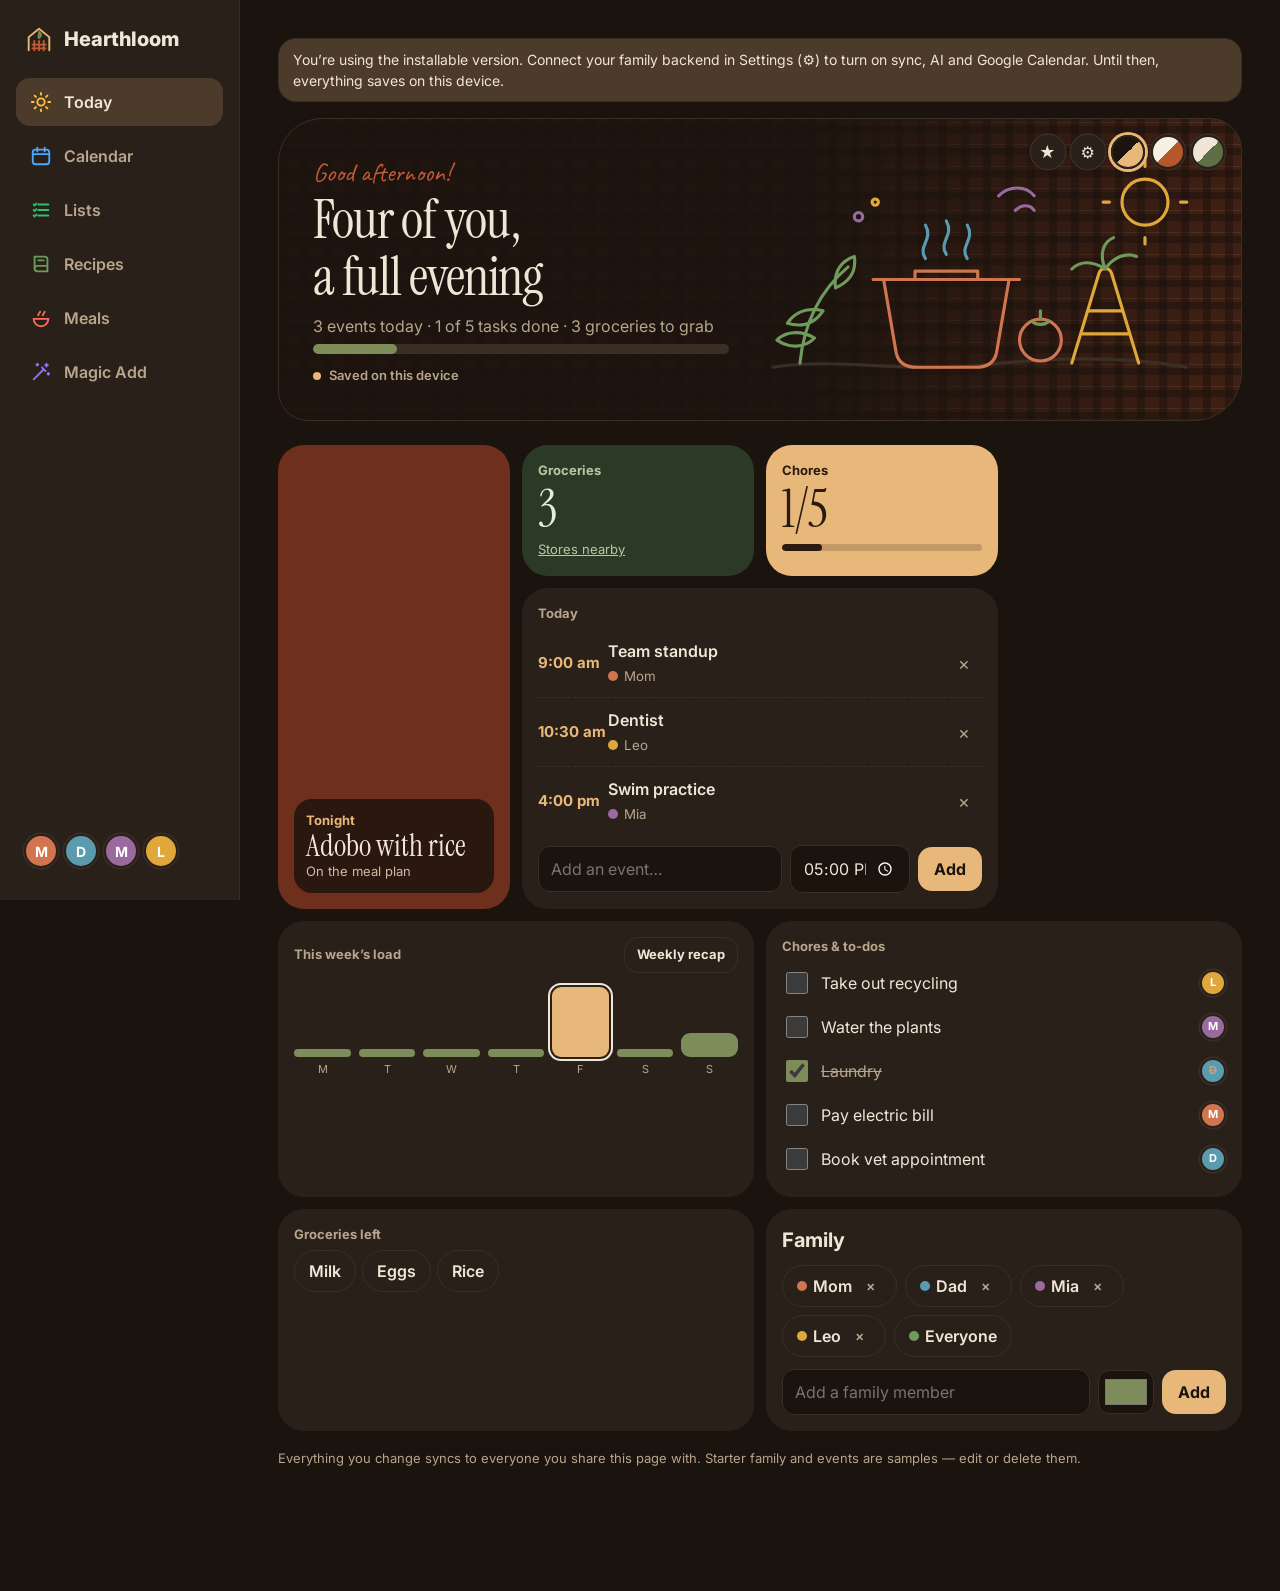
<file: nectar/index.html>
<!DOCTYPE html><html><head><meta charset="utf-8"><title>Hearthloom</title><meta http-equiv="refresh" content="0;url=../hearthloom/"><link rel="canonical" href="../hearthloom/"></head><body><script>location.replace('../hearthloom/'+location.search)</script><a href="../hearthloom/">Nectar is now Hearthloom →</a></body></html>
</file>
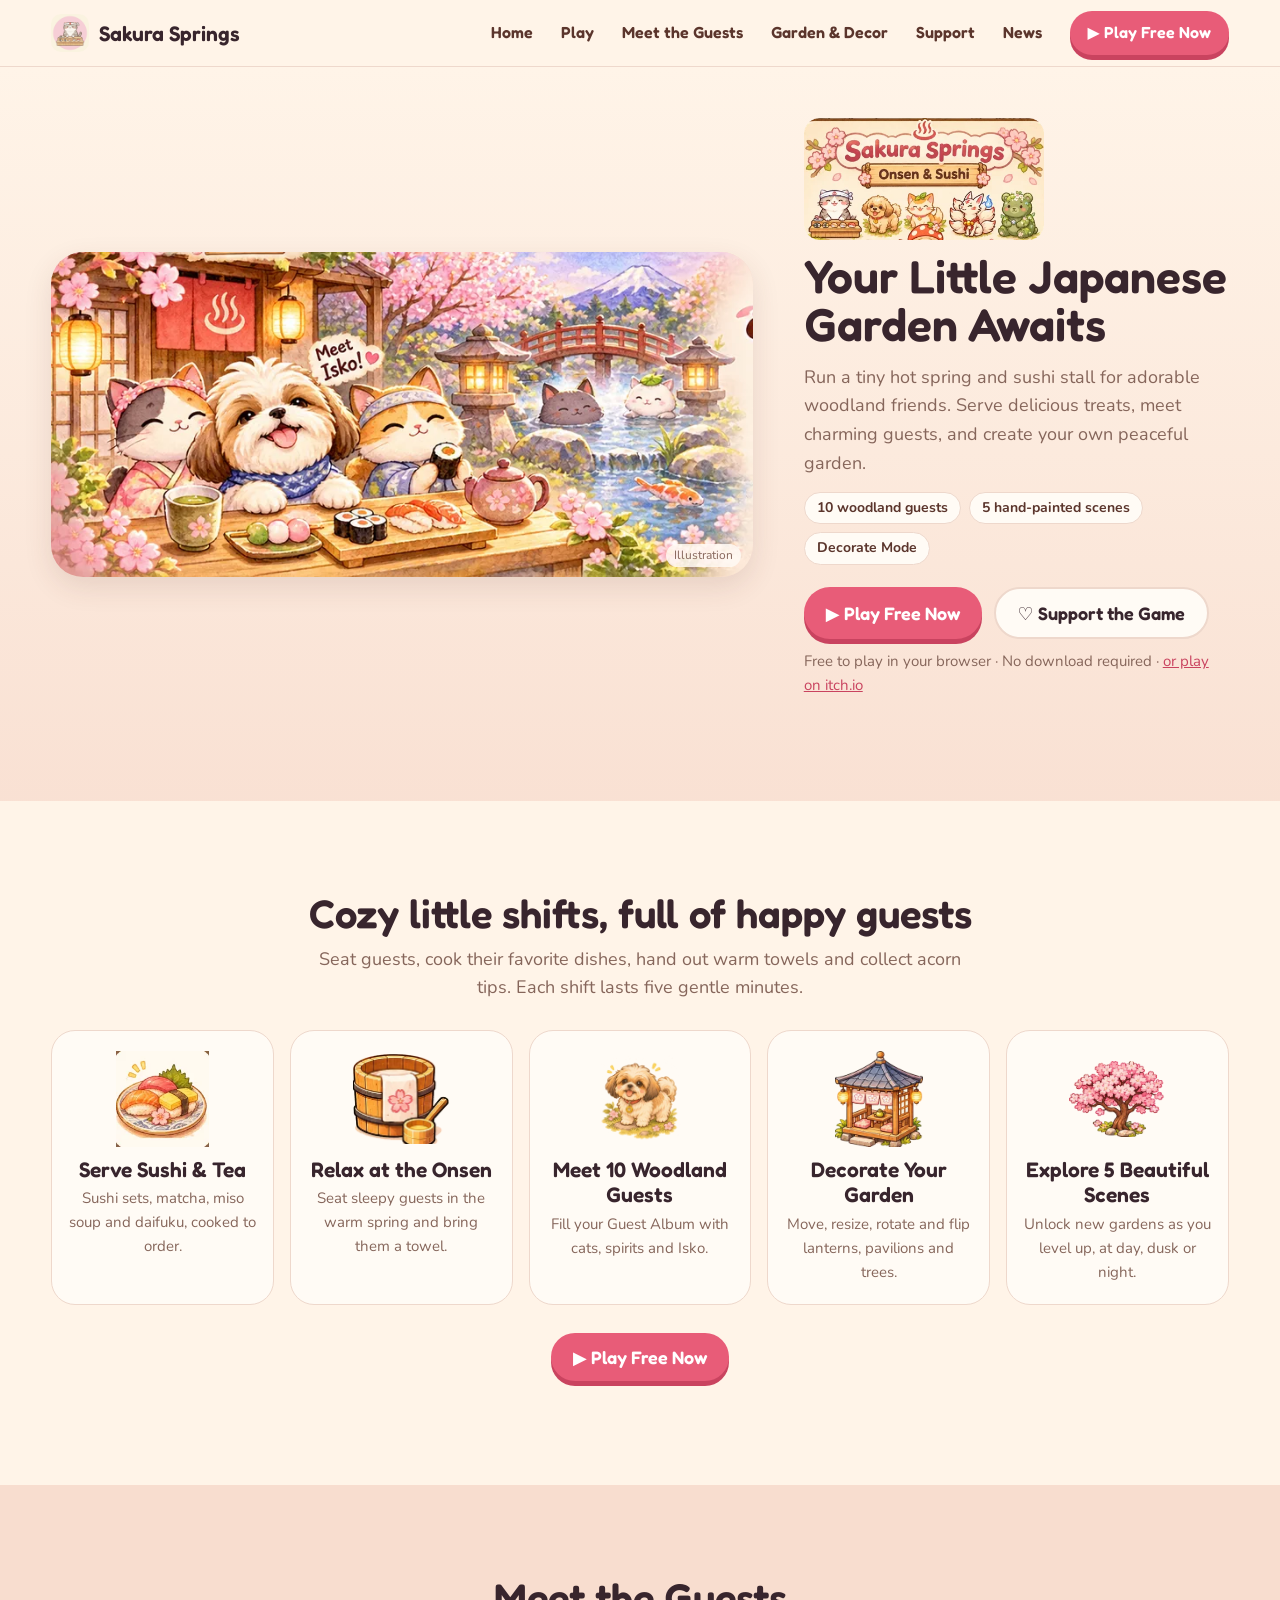
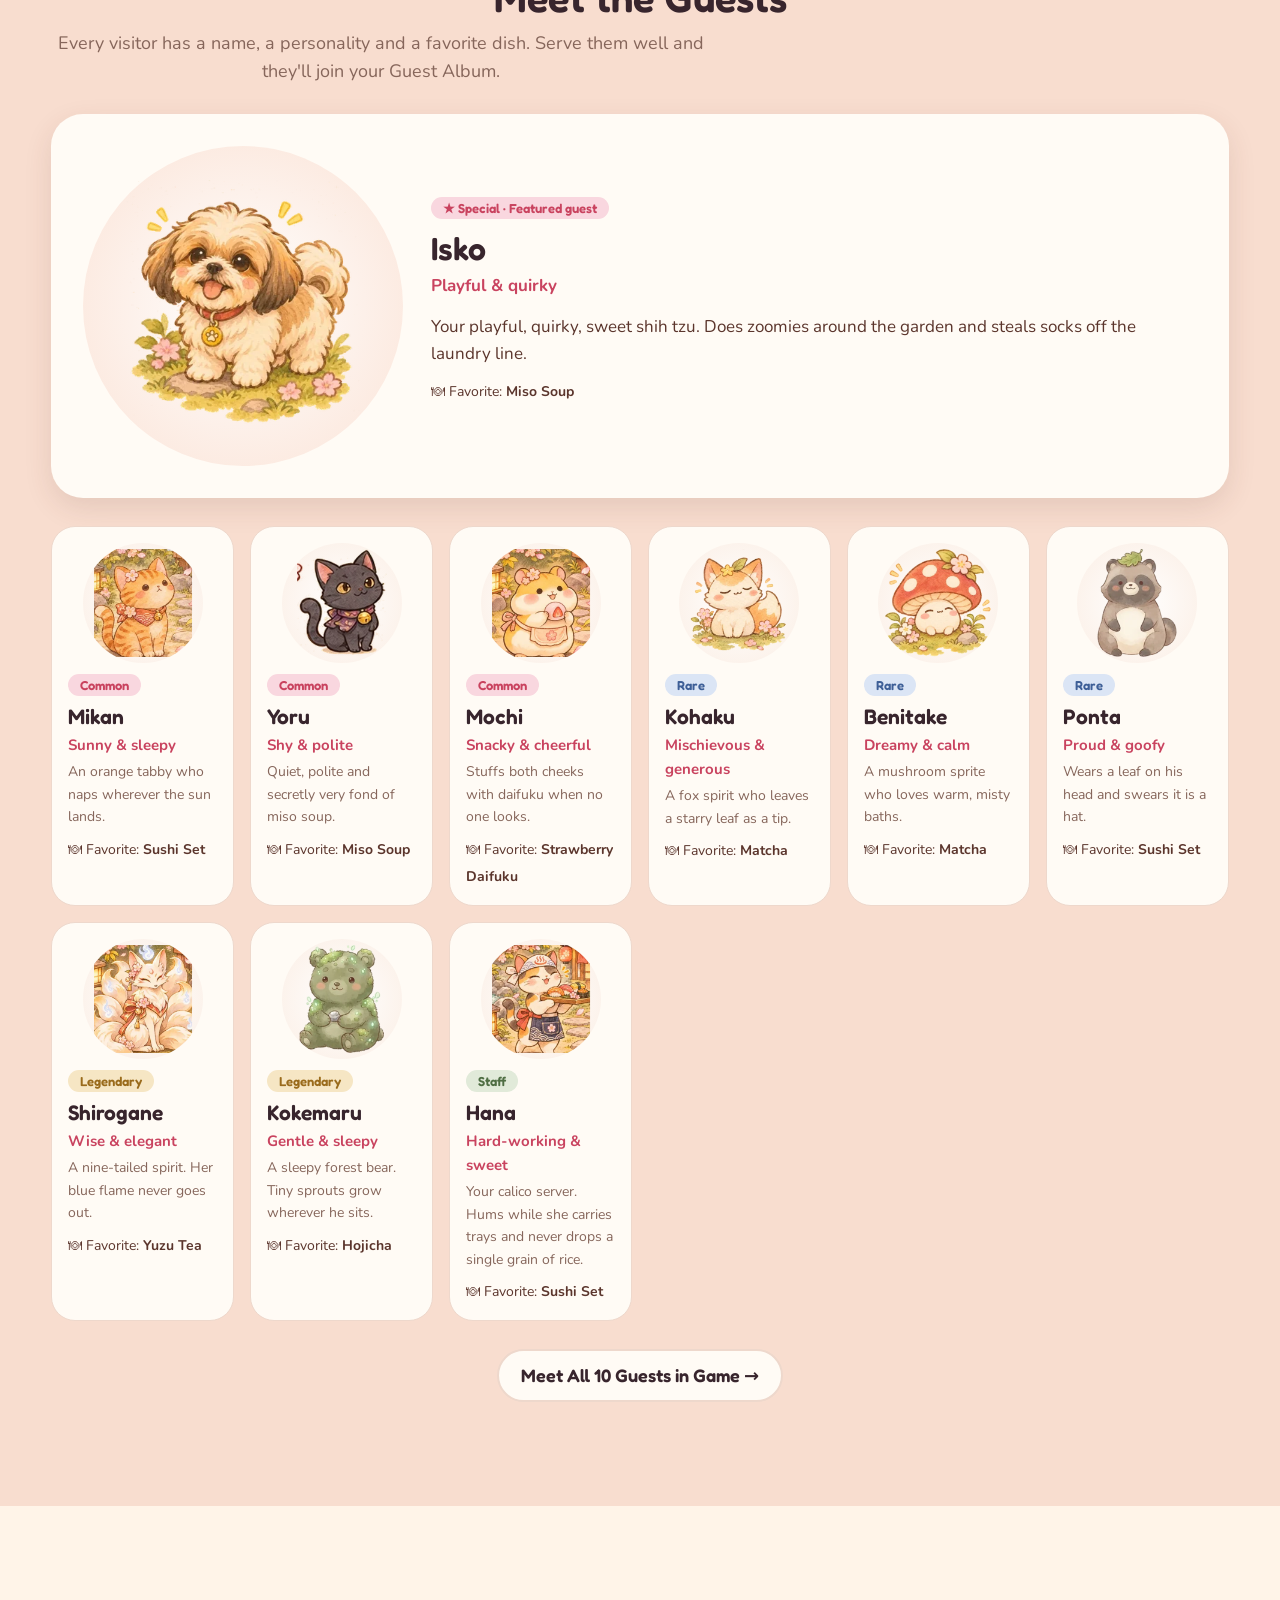
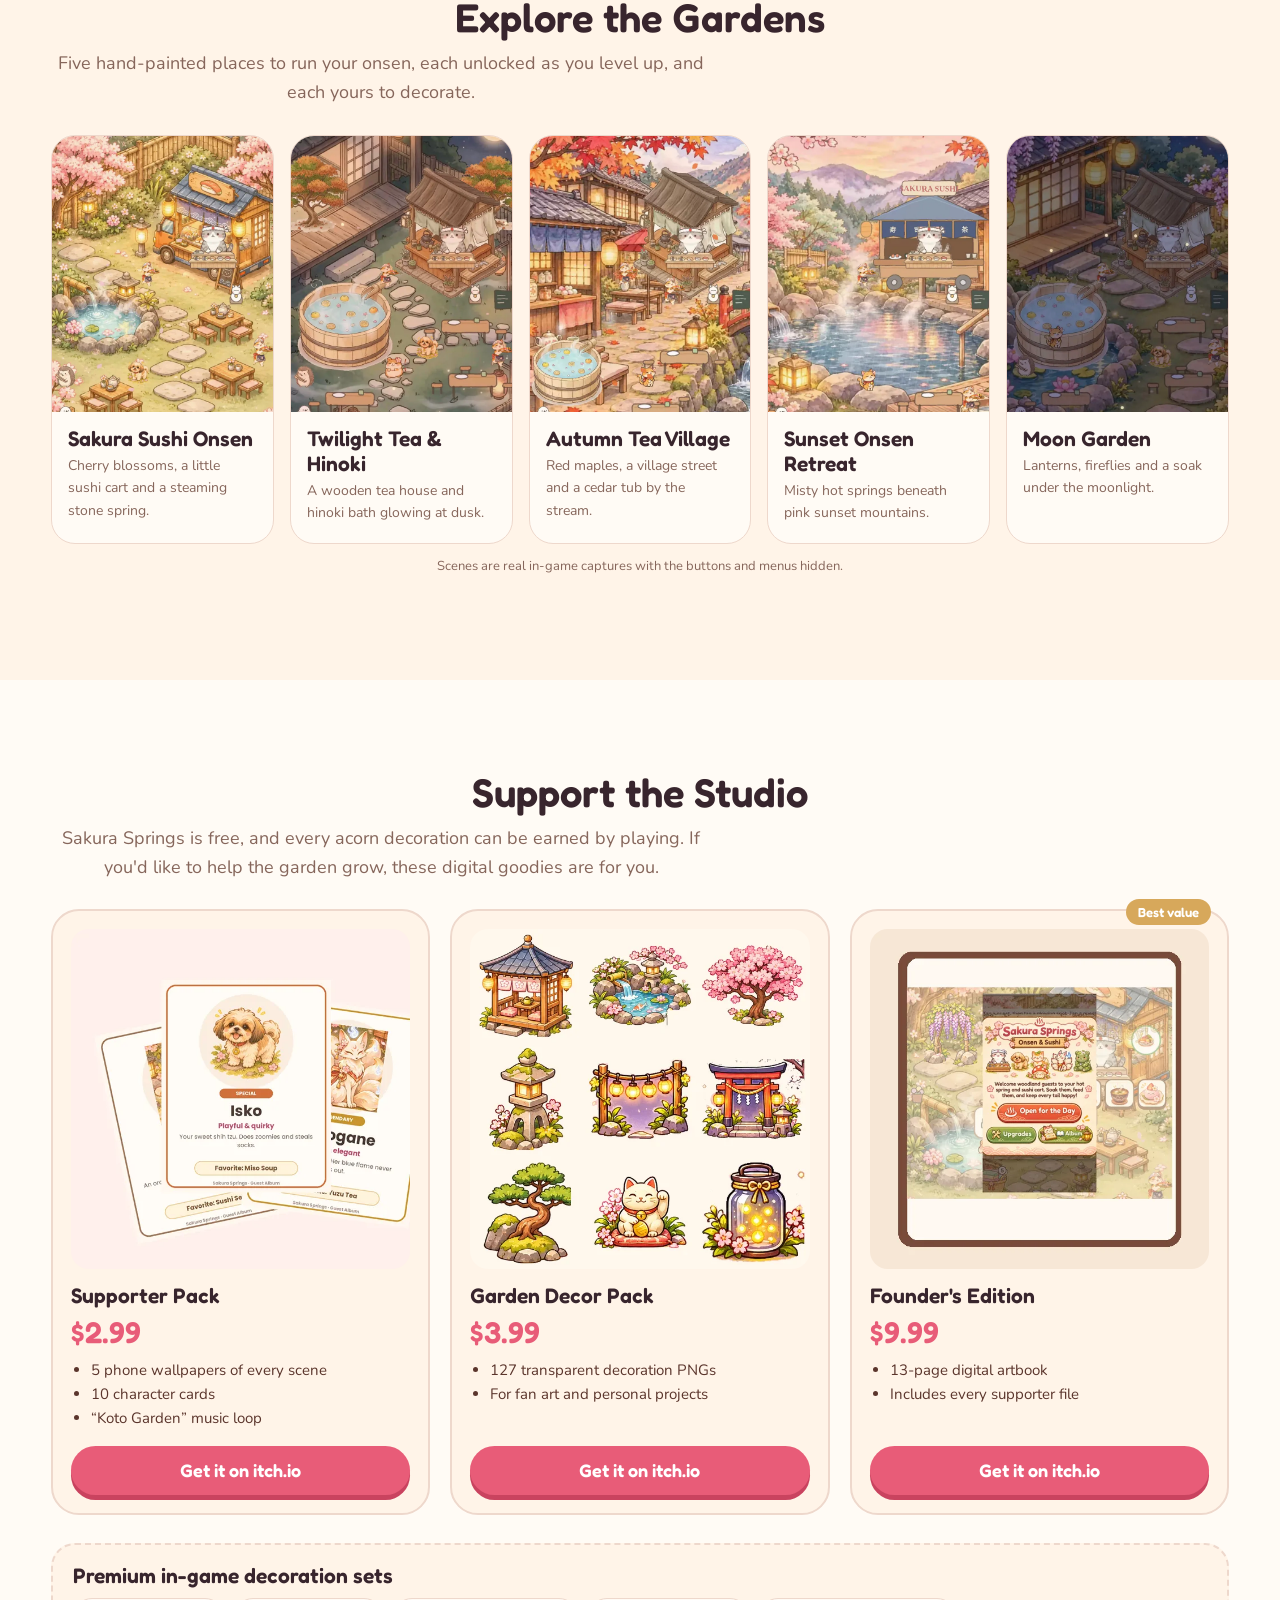
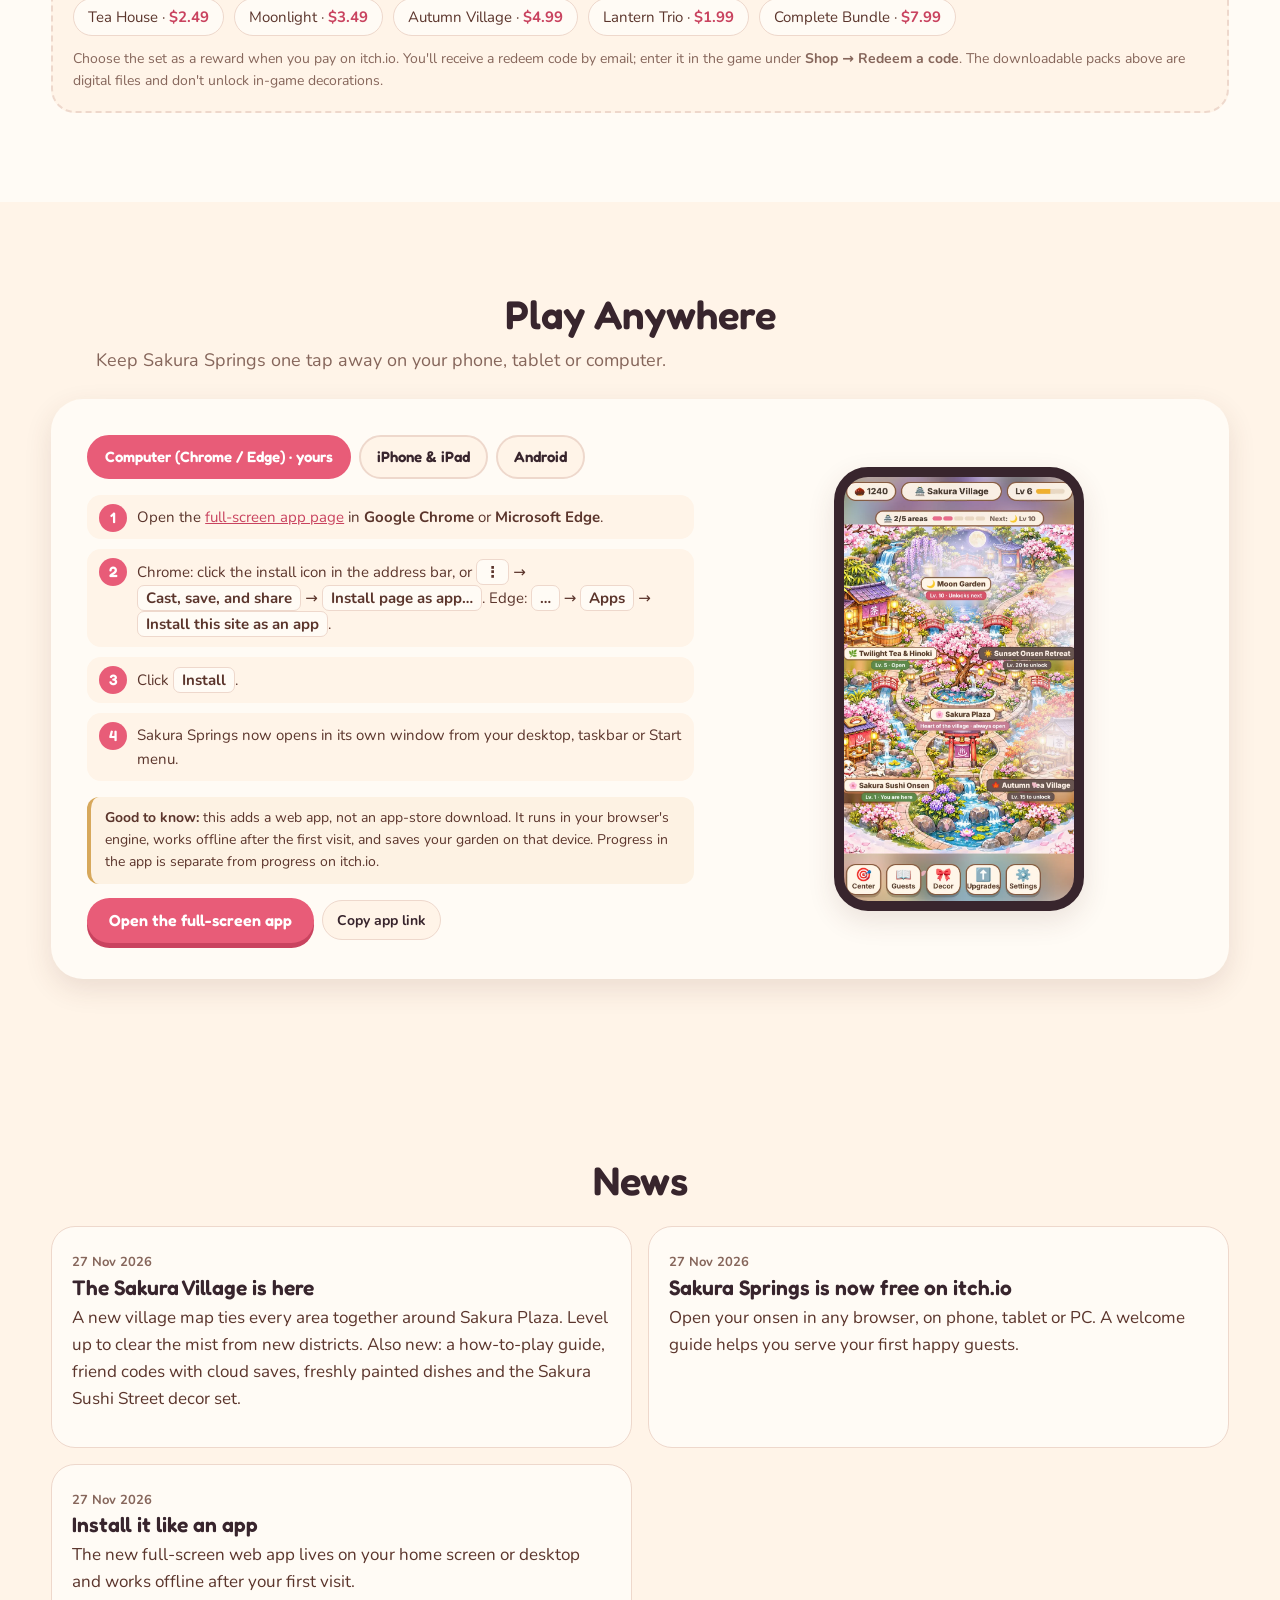
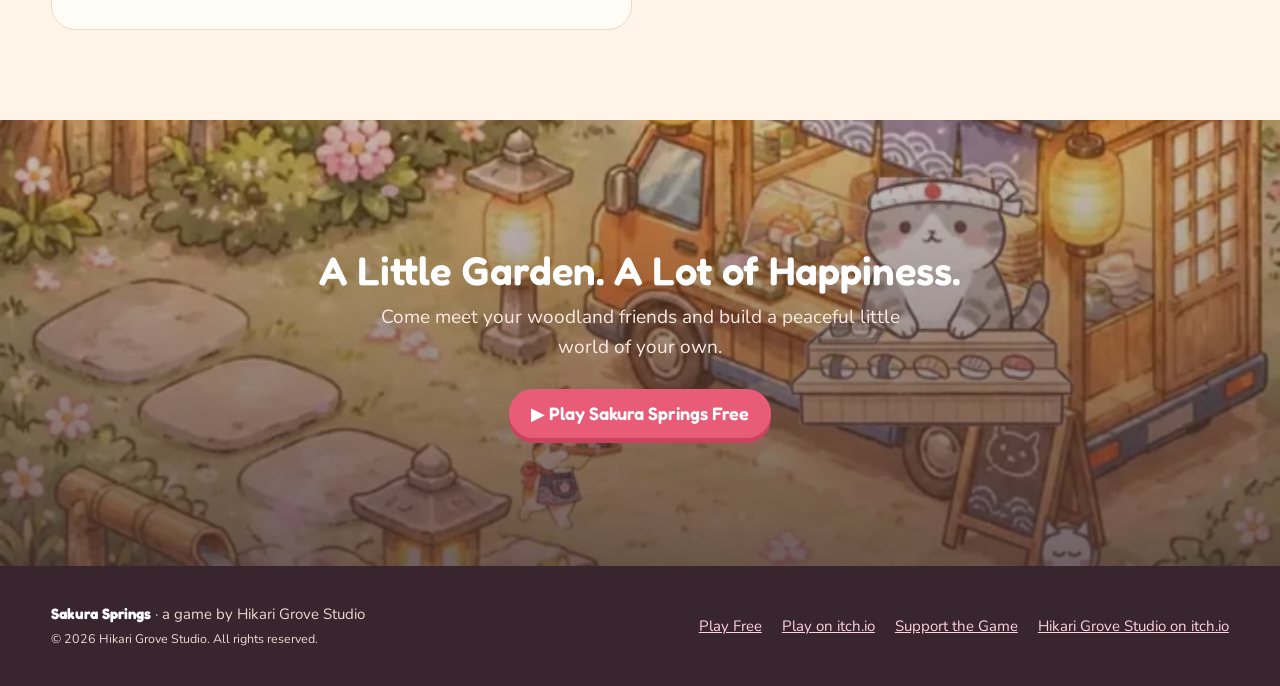
<file: sakura-springs/index.html>
<!DOCTYPE html>
<html lang="en">
<head>
<meta charset="utf-8">
<meta name="viewport" content="width=device-width,initial-scale=1">
<title>Sakura Springs: Onsen &amp; Sushi — a cozy browser game by Hikari Grove Studio</title>
<meta name="description" content="Run a tiny hot spring and sushi stall for adorable woodland friends. Free to play in your browser on phone, tablet and PC — no download required.">
<link rel="canonical" href="https://naekitakadoportfolio.github.io/sakura-springs/">
<meta property="og:type" content="website">
<meta property="og:title" content="Sakura Springs: Onsen & Sushi — Your Little Japanese Garden Awaits">
<meta property="og:description" content="A cozy hot spring and sushi stall for woodland friends. Free to play in your browser.">
<meta property="og:url" content="https://naekitakadoportfolio.github.io/sakura-springs/">
<meta property="og:image" content="https://naekitakadoportfolio.github.io/sakura-springs/assets/og-image.jpg">
<meta property="og:image:width" content="1200"><meta property="og:image:height" content="630">
<meta name="twitter:card" content="summary_large_image">
<meta name="twitter:image" content="https://naekitakadoportfolio.github.io/sakura-springs/assets/og-image.jpg">
<meta name="theme-color" content="#FFF4E8">
<link rel="icon" href="assets/icon-192.png"><link rel="apple-touch-icon" href="assets/apple-touch-icon.png">
<link rel="preload" as="image" href="assets/hero.webp" imagesrcset="assets/hero-800.webp 800w, assets/hero.webp 1000w" imagesizes="(max-width: 860px) 100vw, 55vw">
<link rel="preconnect" href="https://fonts.googleapis.com"><link rel="preconnect" href="https://fonts.gstatic.com" crossorigin>
<link href="https://fonts.googleapis.com/css2?family=Fredoka:wght@500;600&family=Nunito:wght@400;600;700&display=swap" rel="stylesheet">
<style>
/* VOICE: warm storybook invitation; IDEA: walking through the onsen gate, scene by scene
   PICTURE: the supplied watercolor hero with Isko; COLOUR: cream #FFF4E8, peach, sakura pink accent, plum-brown ink
   TYPE: Fredoka display + Nunito body; LAYOUT: hero → features → guests → gardens → support → install → final CTA → footer */
:root{--cream:#FFF4E8;--peach:#F8DDCF;--pink:#E85C78;--pinkd:#C9435F;--plum:#38252D;--ink:#5B352C;--sage:#A7B99A;--gold:#D7A85B;--paper:#FFFBF5;--line:#EED8CC;--soft:#86665B;--r:24px;--sh:0 10px 28px rgba(91,53,44,.12)}
*{box-sizing:border-box;min-width:0}
html{scroll-behavior:smooth;scroll-padding-top:76px}
@media(prefers-reduced-motion:reduce){html{scroll-behavior:auto}*{animation:none!important;transition:none!important}}
body{margin:0;background:var(--cream);color:var(--ink);font:17px/1.6 Nunito,system-ui,sans-serif;overflow-x:clip}
img{max-width:100%;display:block;height:auto}
h1,h2,h3,.btn,.nav a,.tab{font-family:Fredoka,system-ui,sans-serif;font-weight:600;color:var(--plum)}
h1{font-size:clamp(32px,3.6vw,48px);line-height:1.05;margin:0 0 14px;text-wrap:balance}
h2{font-size:clamp(28px,3.4vw,40px);line-height:1.1;margin:0 0 10px;text-wrap:balance}
h3{font-size:21px;line-height:1.2;margin:0 0 4px}
p{margin:0 0 14px}
a{color:var(--pinkd)}
.wrap{max-width:1280px;margin:0 auto;padding:0 max(4vw,16px)}
section{padding:clamp(48px,7vw,96px) 0}
.lead{font-size:18px;max-width:60ch;color:var(--soft)}
.center{text-align:center}.center .lead{margin-inline:auto}
.skip{position:absolute;left:-999px;top:8px;background:var(--plum);color:#fff;padding:10px 14px;border-radius:10px;z-index:99}.skip:focus{left:8px}
:focus-visible{outline:3px solid #6b8fd6;outline-offset:3px;border-radius:8px}
/* nav */
header{position:sticky;top:0;z-index:50;background:rgba(255,244,232,.94);backdrop-filter:blur(6px);border-bottom:1px solid var(--line)}
.bar{display:flex;align-items:center;gap:16px;min-height:66px}
.brand{display:flex;align-items:center;gap:10px;text-decoration:none;font:600 21px Fredoka,sans-serif;color:var(--plum);flex:none}
.brand img{width:38px;height:38px;border-radius:10px}
.nav{display:flex;gap:4px;margin-left:auto}
.nav a{text-decoration:none;font-size:16px;padding:8px 12px;border-radius:999px;color:var(--ink)}
.nav a:hover{background:var(--peach)}
.btn{display:inline-flex;align-items:center;justify-content:center;gap:8px;min-height:48px;padding:10px 22px;border-radius:999px;text-decoration:none;font-size:18px;border:0;cursor:pointer;transition:transform .15s,box-shadow .15s}
.btn-p{background:var(--pink);color:#fff;box-shadow:0 5px 0 var(--pinkd)}
.btn-p:hover{transform:translateY(-2px);box-shadow:0 7px 0 var(--pinkd)}.btn-p:active{transform:translateY(2px);box-shadow:0 2px 0 var(--pinkd)}
.btn-s{background:var(--paper);color:var(--plum);border:2px solid var(--line)}
.btn-s:hover{border-color:var(--pink)}
.bar .btn{min-height:44px;font-size:16px;padding:8px 18px;flex:none}
.menu{display:none;background:none;border:2px solid var(--line);border-radius:12px;width:44px;height:44px;cursor:pointer;flex:none;color:var(--plum)}
@media(max-width:980px){.nav{display:none;position:absolute;left:0;right:0;top:66px;flex-direction:column;background:var(--cream);padding:10px max(4vw,16px) 18px;border-bottom:1px solid var(--line);box-shadow:var(--sh)}.nav.open{display:flex}.nav a{padding:12px}.menu{display:grid;place-items:center;margin-left:auto}.bar .btn{order:3}}
@media(max-width:420px){.brand span{display:none}.bar .btn{padding:8px 14px}}
/* hero */
.hero{padding-top:clamp(24px,4vw,56px);background:linear-gradient(var(--cream),var(--peach) 120%)}
.hgrid{display:grid;grid-template-columns:minmax(0,1.65fr) minmax(0,1fr);gap:clamp(24px,4vw,56px);align-items:center}
.hart{border-radius:32px;overflow:hidden;box-shadow:var(--sh);aspect-ratio:1000/463;background:var(--peach);position:relative}
.hart img{width:100%;height:100%;object-fit:cover}
.hart::after{content:"Illustration";position:absolute;right:12px;bottom:10px;font-size:12px;background:rgba(255,251,245,.85);padding:2px 8px;border-radius:999px;color:var(--soft)}
.hlogo{width:min(240px,62%);margin:0 0 12px}
.hcta{display:flex;flex-wrap:wrap;gap:12px;margin:22px 0 10px}
.reassure{font-size:15px;color:var(--soft)}
.chips{display:flex;flex-wrap:wrap;gap:8px;margin:6px 0 0;padding:0;list-style:none}
.chips li{background:var(--paper);border:1px solid var(--line);border-radius:999px;padding:4px 12px;font-size:14px;font-weight:700}
@media(max-width:860px){.hgrid{grid-template-columns:1fr}.hcta .btn{flex:1 1 100%}}
/* features */
.feats{display:grid;grid-template-columns:repeat(5,minmax(0,1fr));gap:16px;margin-top:28px}
.feat{background:var(--paper);border:1px solid var(--line);border-radius:var(--r);padding:20px 16px;text-align:center;transition:transform .2s,box-shadow .2s}
.feat:hover{transform:translateY(-4px);box-shadow:var(--sh)}
.feat img{width:96px;height:96px;object-fit:contain;margin:0 auto 10px}
.feat p{font-size:15px;color:var(--soft);margin:0}
@media(max-width:1000px){.feats{grid-template-columns:repeat(3,minmax(0,1fr))}}
@media(max-width:600px){.feats{grid-template-columns:repeat(2,minmax(0,1fr))}.feat:last-child{grid-column:1/-1}}
/* guests */
.guests{background:var(--peach)}
.isko{display:grid;grid-template-columns:minmax(0,320px) minmax(0,1fr);gap:28px;align-items:center;background:var(--paper);border-radius:32px;padding:clamp(18px,3vw,32px);box-shadow:var(--sh);margin:28px 0}
.isko .pic{background:radial-gradient(circle,#fff,#fbe3d6);border-radius:50%;aspect-ratio:1;display:grid;place-items:center}
.tag{display:inline-block;font:600 13px Fredoka,sans-serif;padding:3px 12px;border-radius:999px;background:#f9d7df;color:var(--pinkd)}
.tag.leg{background:#f6e6c4;color:#9a6b1c}.tag.rare{background:#dbe5f5;color:#3e5f97}.tag.staff{background:#e1ead9;color:#4f6e43}
.gl{display:grid;grid-template-columns:repeat(auto-fill,minmax(min(160px,45%),1fr));gap:16px}
.g{background:var(--paper);border-radius:var(--r);padding:16px;border:1px solid var(--line);transition:transform .2s}
.g:hover{transform:translateY(-3px)}
.g img{width:120px;height:120px;object-fit:contain;margin:0 auto 8px;background:radial-gradient(circle,#fff,#fbeee4);border-radius:50%}
.g .per{font-weight:700;color:var(--pinkd);font-size:15px;margin:4px 0}
.g p{font-size:14px;color:var(--soft);margin:0 0 6px}
.fav{font-size:14px}
@media(max-width:600px){.isko{grid-template-columns:1fr;text-align:center}.isko .pic{max-width:240px;margin:auto}}
/* gardens */
.sc{display:grid;grid-template-columns:repeat(5,minmax(0,1fr));gap:16px;margin-top:28px}
.s{margin:0;background:var(--paper);border-radius:var(--r);overflow:hidden;border:1px solid var(--line);transition:transform .25s,box-shadow .25s}
.s:hover{transform:translateY(-5px);box-shadow:var(--sh)}
.s .im{aspect-ratio:4/5;overflow:hidden;background:var(--peach)}
.s img{width:100%;height:100%;object-fit:cover;transition:transform .6s}
.s:hover img{transform:scale(1.05)}
.s figcaption{padding:14px 16px 18px}.s figcaption p{font-size:14px;color:var(--soft);margin:0}
.cap{font-size:13px;color:var(--soft);margin-top:12px}
@media(max-width:1100px){.sc{grid-template-columns:repeat(3,minmax(0,1fr))}}
@media(max-width:700px){.sc{display:flex;overflow-x:auto;scroll-snap-type:x mandatory;padding-bottom:10px}.s{flex:0 0 72%;scroll-snap-align:start}}
/* support */
.support{background:var(--paper)}
.prods{display:grid;grid-template-columns:repeat(3,minmax(0,1fr));gap:20px;margin-top:28px}
.prod{position:relative;background:var(--cream);border:2px solid var(--line);border-radius:28px;padding:18px;display:flex;flex-direction:column;transition:transform .2s,box-shadow .2s}
.prod:hover{transform:translateY(-4px);box-shadow:var(--sh)}
.prod .pi{border-radius:18px;overflow:hidden;aspect-ratio:1;background:var(--peach);margin-bottom:14px}
.prod .pi img{width:100%;height:100%;object-fit:cover}
.price{font:600 30px Fredoka,sans-serif;color:var(--pink);margin:2px 0 8px}
.prod ul{margin:0 0 16px;padding-left:20px;font-size:15px;flex:1}
.prod .btn{width:100%}
.best{position:absolute;top:-12px;right:16px;background:var(--gold);color:#fff;font:600 13px Fredoka,sans-serif;padding:5px 12px;border-radius:999px}
.strip{margin-top:28px;background:var(--cream);border:2px dashed var(--line);border-radius:24px;padding:18px 20px}
.colls{display:flex;flex-wrap:wrap;gap:10px;margin:10px 0 12px;padding:0;list-style:none}
.colls li{background:var(--paper);border:1px solid var(--line);border-radius:999px;padding:6px 14px;font-size:15px}
.colls b{color:var(--pinkd)}
.fine{font-size:14px;color:var(--soft);margin:0}
@media(max-width:860px){.prods{grid-template-columns:1fr}}
/* install */
.inst{display:grid;grid-template-columns:minmax(0,1.3fr) minmax(0,1fr);gap:32px;align-items:center;background:var(--paper);border-radius:32px;padding:clamp(18px,3vw,36px);box-shadow:var(--sh);margin-top:24px}
.tabs{display:flex;flex-wrap:wrap;gap:8px;margin-bottom:16px}
.tab{border:2px solid var(--line);background:var(--cream);border-radius:999px;padding:8px 16px;font-size:15px;min-height:44px;cursor:pointer}
.tab[aria-selected=true]{background:var(--pink);border-color:var(--pink);color:#fff}
.panel ol{margin:0;padding:0;list-style:none;counter-reset:s;display:grid;gap:10px}
.panel li{counter-increment:s;position:relative;padding:10px 12px 10px 50px;background:var(--cream);border-radius:14px;font-size:15px}
.panel li::before{content:counter(s);position:absolute;left:12px;top:9px;width:28px;height:28px;border-radius:50%;background:var(--pink);color:#fff;font:600 15px Fredoka,sans-serif;display:grid;place-items:center}
.k{display:inline-block;padding:0 8px;border-radius:7px;background:var(--paper);border:1px solid var(--line);font-weight:700;white-space:nowrap}
.dev{justify-self:center;width:min(250px,80%);border:10px solid var(--plum);border-radius:34px;overflow:hidden;box-shadow:var(--sh);aspect-ratio:9/16;background:var(--plum)}
.dev img{width:100%;height:100%;object-fit:cover}
.note{margin-top:16px;background:#fdf2e3;border-left:4px solid var(--gold);padding:10px 14px;border-radius:12px;font-size:14px}
.copyrow{display:flex;flex-wrap:wrap;gap:8px;align-items:center;margin-top:14px;font-size:14px;color:var(--soft)}
.copy{border:1px solid var(--line);background:var(--cream);border-radius:999px;padding:8px 14px;font:700 14px Nunito,sans-serif;min-height:40px;cursor:pointer;color:var(--plum)}
details.panel summary{display:none}
@media(max-width:760px){.inst{grid-template-columns:1fr}.dev{display:none}.tabs{display:none}details.panel{display:block!important;border:1px solid var(--line);border-radius:16px;padding:4px 12px;margin-bottom:10px;background:var(--cream)}details.panel summary{display:block;cursor:pointer;font:600 17px Fredoka,sans-serif;padding:10px 0;color:var(--plum)}details.panel li{background:var(--paper)}}
/* news */
.news{display:grid;grid-template-columns:repeat(2,minmax(0,1fr));gap:16px;margin-top:24px}
.n{background:var(--paper);border:1px solid var(--line);border-radius:var(--r);padding:20px}
.n time{font-size:13px;color:var(--soft);font-weight:700}
@media(max-width:700px){.news{grid-template-columns:1fr}}
/* final */
.final{position:relative;color:#fff;text-align:center;padding:clamp(70px,10vw,130px) 0;background:var(--plum) url(assets/scene-sakura.webp) center 40%/cover}
.final::before{content:"";position:absolute;inset:0;background:linear-gradient(rgba(56,37,45,.25),rgba(56,37,45,.72))}
.final .wrap{position:relative}.final h2{color:#fff}.final p{color:#fbeae3;font-size:19px;max-width:48ch;margin:0 auto 26px}
footer{background:var(--plum);color:#e9d9d2;padding:36px 0;font-size:15px}
.fgrid{display:flex;flex-wrap:wrap;gap:20px 40px;justify-content:space-between;align-items:center}
footer a{color:#ffd3dd}footer nav{display:flex;flex-wrap:wrap;gap:8px 20px}
</style>
</head>
<body>
<a class="skip" href="#main">Skip to content</a>
<header>
 <div class="wrap bar">
  <a class="brand" href="#home" aria-label="Sakura Springs home"><img src="assets/icon-192.png" alt="" width="38" height="38"><span>Sakura Springs</span></a>
  <button class="menu" id="menuB" aria-expanded="false" aria-controls="nav" aria-label="Open menu"><svg width="22" height="22" viewBox="0 0 22 22" aria-hidden="true"><path d="M3 6h16M3 11h16M3 16h16" stroke="currentColor" stroke-width="2.4" stroke-linecap="round"/></svg></button>
  <nav class="nav" id="nav" aria-label="Main">
   <a href="#home">Home</a><a href="#play">Play</a><a href="#guests">Meet the Guests</a><a href="#gardens">Garden &amp; Decor</a><a href="#support">Support</a><a href="#news">News</a>
  </nav>
  <a class="btn btn-p" data-game href="play/">▶ Play Free Now</a>
 </div>
</header>
<main id="main">
<section class="hero" id="home">
 <div class="wrap hgrid">
  <div class="hart"><img src="assets/hero.webp" srcset="assets/hero-800.webp 800w, assets/hero.webp 1000w" sizes="(max-width: 860px) 100vw, 55vw" width="1000" height="463" alt="Watercolor illustration of Isko the shih tzu and two cats sharing sushi, tea and dango at a cherry blossom onsen" fetchpriority="high"></div>
  <div>
   <img class="hlogo" src="assets/logo.webp" width="430" height="271" alt="Sakura Springs: Onsen &amp; Sushi">
   <h1>Your Little Japanese Garden Awaits</h1>
   <p class="lead">Run a tiny hot spring and sushi stall for adorable woodland friends. Serve delicious treats, meet charming guests, and create your own peaceful garden.</p>
   <ul class="chips" aria-label="Highlights"><li>10 woodland guests</li><li>5 hand-painted scenes</li><li>Decorate Mode</li></ul>
   <div class="hcta">
    <a class="btn btn-p" data-game href="play/">▶ Play Free Now</a>
    <a class="btn btn-s" data-buy href="https://hikari-grove-studio.itch.io/sakura-springs-onsen-sushi/purchase" target="_blank" rel="noopener">♡ Support the Game</a>
   </div>
   <p class="reassure">Free to play in your browser · No download required · <a href="https://hikari-grove-studio.itch.io/sakura-springs-onsen-sushi" target="_blank" rel="noopener">or play on itch.io</a></p>
  </div>
 </div>
</section>

<section id="play">
 <div class="wrap center">
  <h2>Cozy little shifts, full of happy guests</h2>
  <p class="lead">Seat guests, cook their favorite dishes, hand out warm towels and collect acorn tips. Each shift lasts five gentle minutes.</p>
  <div class="feats">
   <article class="feat"><img src="assets/icon-sushi.webp" alt="" width="96" height="96" loading="lazy"><h3>Serve Sushi &amp; Tea</h3><p>Sushi sets, matcha, miso soup and daifuku, cooked to order.</p></article>
   <article class="feat"><img src="assets/icon-onsen.webp" alt="" width="96" height="96" loading="lazy"><h3>Relax at the Onsen</h3><p>Seat sleepy guests in the warm spring and bring them a towel.</p></article>
   <article class="feat"><img src="assets/guest-isko.webp" alt="" width="96" height="96" loading="lazy"><h3>Meet 10 Woodland Guests</h3><p>Fill your Guest Album with cats, spirits and Isko.</p></article>
   <article class="feat"><img src="assets/icon-decor.webp" alt="" width="96" height="96" loading="lazy"><h3>Decorate Your Garden</h3><p>Move, resize, rotate and flip lanterns, pavilions and trees.</p></article>
   <article class="feat"><img src="assets/icon-scenes.webp" alt="" width="96" height="96" loading="lazy"><h3>Explore 5 Beautiful Scenes</h3><p>Unlock new gardens as you level up, at day, dusk or night.</p></article>
  </div>
  <p style="margin-top:28px"><a class="btn btn-p" data-game href="play/">▶ Play Free Now</a></p>
 </div>
</section>

<section class="guests" id="guests">
 <div class="wrap">
  <h2 class="center">Meet the Guests</h2>
  <p class="lead center">Every visitor has a name, a personality and a favorite dish. Serve them well and they'll join your Guest Album.</p>
  <article class="isko">
   <div class="pic"><img src="assets/guest-isko.webp" alt="Isko the shih tzu" width="280" height="280" loading="lazy"></div>
   <div>
    <span class="tag">★ Special · Featured guest</span>
    <h3 style="font-size:32px;margin-top:8px">Isko</h3>
    <p class="per" style="font-weight:700;color:var(--pinkd)">Playful &amp; quirky</p>
    <p>Your playful, quirky, sweet shih tzu. Does zoomies around the garden and steals socks off the laundry line.</p>
    <p class="fav">🍽 Favorite: <b>Miso Soup</b></p>
   </div>
  </article>
  <div class="gl" id="guestList"></div>
  <p class="center" style="margin-top:28px"><a class="btn btn-s" data-game href="play/">Meet All 10 Guests in Game →</a></p>
 </div>
</section>

<section id="gardens">
 <div class="wrap">
  <h2 class="center">Explore the Gardens</h2>
  <p class="lead center">Five hand-painted places to run your onsen, each unlocked as you level up, and each yours to decorate.</p>
  <div class="sc" id="scenes"></div>
  <p class="cap center">Scenes are real in-game captures with the buttons and menus hidden.</p>
 </div>
</section>

<section class="support" id="support">
 <div class="wrap">
  <h2 class="center">Support the Studio</h2>
  <p class="lead center">Sakura Springs is free, and every acorn decoration can be earned by playing. If you'd like to help the garden grow, these digital goodies are for you.</p>
  <div class="prods" id="prods"></div>
  <div class="strip">
   <h3>Premium in-game decoration sets</h3>
   <ul class="colls" id="colls"></ul>
   <p class="fine">Choose the set as a reward when you pay on itch.io. You'll receive a redeem code by email; enter it in the game under <b>Shop → Redeem a code</b>. The downloadable packs above are digital files and don't unlock in-game decorations.</p>
  </div>
 </div>
</section>

<section id="install">
 <div class="wrap">
  <h2 class="center">Play Anywhere</h2>
  <p class="lead center">Keep Sakura Springs one tap away on your phone, tablet or computer.</p>
  <div class="inst">
   <div>
    <div class="tabs" role="tablist" aria-label="Choose your device">
     <button class="tab" role="tab" id="t-pc" aria-controls="p-pc">Computer (Chrome / Edge)</button>
     <button class="tab" role="tab" id="t-ios" aria-controls="p-ios">iPhone &amp; iPad</button>
     <button class="tab" role="tab" id="t-and" aria-controls="p-and">Android</button>
    </div>
    <details class="panel" id="p-pc" role="tabpanel" aria-labelledby="t-pc" open><summary>Computer (Chrome / Edge)</summary><ol>
     <li>Open the <a href="play/">full-screen app page</a> in <b>Google Chrome</b> or <b>Microsoft Edge</b>.</li>
     <li>Chrome: click the install icon in the address bar, or <span class="k">⋮</span> → <span class="k">Cast, save, and share</span> → <span class="k">Install page as app…</span>. Edge: <span class="k">…</span> → <span class="k">Apps</span> → <span class="k">Install this site as an app</span>.</li>
     <li>Click <span class="k">Install</span>.</li>
     <li>Sakura Springs now opens in its own window from your desktop, taskbar or Start menu.</li>
    </ol></details>
    <details class="panel" id="p-ios" role="tabpanel" aria-labelledby="t-ios"><summary>iPhone &amp; iPad</summary><ol>
     <li>Open the <a href="play/">full-screen app page</a> in <b>Safari</b>.</li>
     <li>Tap the <span class="k">Share</span> button: the square with an arrow pointing up.</li>
     <li>Scroll down and tap <span class="k">Add to Home Screen</span>.</li>
     <li>Tap <span class="k">Add</span>. Sakura Springs opens full screen from its new icon.</li>
    </ol></details>
    <details class="panel" id="p-and" role="tabpanel" aria-labelledby="t-and"><summary>Android</summary><ol>
     <li>Open the <a href="play/">full-screen app page</a> in <b>Chrome</b>.</li>
     <li>Tap the <span class="k">⋮</span> menu at the top right.</li>
     <li>Tap <span class="k">Install app</span>. On some phones it says <span class="k">Add to Home screen</span>.</li>
     <li>Tap <span class="k">Install</span>, then open Sakura Springs from your home screen.</li>
    </ol></details>
    <p class="note"><b>Good to know:</b> this adds a web app, not an app-store download. It runs in your browser's engine, works offline after the first visit, and saves your garden on that device. Progress in the app is separate from progress on itch.io.</p>
    <div class="copyrow"><a class="btn btn-p" href="play/" style="min-height:44px;font-size:16px">Open the full-screen app</a><button class="copy" id="cp" data-url="https://naekitakadoportfolio.github.io/sakura-springs/play/">Copy app link</button><span id="cpm" aria-live="polite"></span></div>
   </div>
   <div class="dev"><img src="assets/shot-play.webp" alt="The Sakura Village map on a phone" width="400" height="711" loading="lazy"></div>
  </div>
 </div>
</section>

<section id="news">
 <div class="wrap">
  <h2 class="center">News</h2>
  <div class="news">    <article class="n"><time datetime="2026-11-27">27 Nov 2026</time><h3>The Sakura Village is here</h3><p>A new village map ties every area together around Sakura Plaza. Level up to clear the mist from new districts. Also new: a how-to-play guide, friend codes with cloud saves, freshly painted dishes and the Sakura Sushi Street decor set.</p></article>
   <article class="n"><time datetime="2026-11-27">27 Nov 2026</time><h3>Sakura Springs is now free on itch.io</h3><p>Open your onsen in any browser, on phone, tablet or PC. A welcome guide helps you serve your first happy guests.</p></article>
   <article class="n"><time datetime="2026-11-27">27 Nov 2026</time><h3>Install it like an app</h3><p>The new full-screen web app lives on your home screen or desktop and works offline after your first visit.</p></article>
  </div>
 </div>
</section>

<section class="final" aria-labelledby="fh">
 <div class="wrap">
  <h2 id="fh">A Little Garden. A Lot of Happiness.</h2>
  <p>Come meet your woodland friends and build a peaceful little world of your own.</p>
  <a class="btn btn-p" data-game href="play/">▶ Play Sakura Springs Free</a>
 </div>
</section>
</main>
<footer>
 <div class="wrap fgrid">
  <div><b style="font-family:Fredoka,sans-serif;color:#fff">Sakura Springs</b> · a game by Hikari Grove Studio<br><small>© 2026 Hikari Grove Studio. All rights reserved.</small></div>
  <nav aria-label="Footer"><a href="play/">Play Free</a><a href="https://hikari-grove-studio.itch.io/sakura-springs-onsen-sushi" target="_blank" rel="noopener">Play on itch.io</a><a href="https://hikari-grove-studio.itch.io/sakura-springs-onsen-sushi/purchase" target="_blank" rel="noopener">Support the Game</a><a href="https://hikari-grove-studio.itch.io" target="_blank" rel="noopener">Hikari Grove Studio on itch.io</a></nav>
 </div>
</footer>
<script>
{
// ===== Editable content: prices, products, guests, scenes =====
const BUY='https://hikari-grove-studio.itch.io/sakura-springs-onsen-sushi/purchase';
const PRODUCTS=[
 {name:'Supporter Pack',price:'$2.99',img:'assets/pack-supporter.webp',items:['5 phone wallpapers of every scene','10 character cards','“Koto Garden” music loop']},
 {name:'Garden Decor Pack',price:'$3.99',img:'assets/pack-decor.webp',items:['127 transparent decoration PNGs','For fan art and personal projects']},
 {name:"Founder's Edition",price:'$9.99',img:'assets/pack-founder.webp',best:true,items:['13-page digital artbook','Includes every supporter file']}
];
const COLLECTIONS=[['Tea House','$2.49'],['Moonlight','$3.49'],['Autumn Village','$4.99'],['Lantern Trio','$1.99'],['Complete Bundle','$7.99']];
const GUESTS=[
 ['tabby','Mikan','Common','Sunny & sleepy','An orange tabby who naps wherever the sun lands.','Sushi Set'],
 ['black','Yoru','Common','Shy & polite','Quiet, polite and secretly very fond of miso soup.','Miso Soup'],
 ['ham','Mochi','Common','Snacky & cheerful','Stuffs both cheeks with daifuku when no one looks.','Strawberry Daifuku'],
 ['fox','Kohaku','Rare','Mischievous & generous','A fox spirit who leaves a starry leaf as a tip.','Matcha'],
 ['shroom','Benitake','Rare','Dreamy & calm','A mushroom sprite who loves warm, misty baths.','Matcha'],
 ['tanuki','Ponta','Rare','Proud & goofy','Wears a leaf on his head and swears it is a hat.','Sushi Set'],
 ['kitsune','Shirogane','Legendary','Wise & elegant','A nine-tailed spirit. Her blue flame never goes out.','Yuzu Tea'],
 ['moss','Kokemaru','Legendary','Gentle & sleepy','A sleepy forest bear. Tiny sprouts grow wherever he sits.','Hojicha'],
 ['calico','Hana','Staff','Hard-working & sweet','Your calico server. Hums while she carries trays and never drops a single grain of rice.','Sushi Set']
];
const SCENES=[
 ['sakura','Sakura Sushi Onsen','Cherry blossoms, a little sushi cart and a steaming stone spring.'],
 ['twilight','Twilight Tea & Hinoki','A wooden tea house and hinoki bath glowing at dusk.'],
 ['autumn','Autumn Tea Village','Red maples, a village street and a cedar tub by the stream.'],
 ['sunset','Sunset Onsen Retreat','Misty hot springs beneath pink sunset mountains.'],
 ['moon','Moon Garden','Lanterns, fireflies and a soak under the moonlight.']
];
// ===============================================================
const e=s=>String(s).replace(/[&<>"']/g,c=>({'&':'&amp;','<':'&lt;','>':'&gt;','"':'&quot;',"'":'&#39;'}[c]));
const cls={Rare:'rare',Legendary:'leg',Staff:'staff'};
document.getElementById('guestList').innerHTML=GUESTS.map(([k,n,r,p,b,f])=>`<article class="g"><img src="assets/guest-${k}.webp" alt="${e(n)}" width="120" height="120" loading="lazy"><span class="tag ${cls[r]||''}">${e(r)}</span><h3 style="margin-top:6px">${e(n)}</h3><p class="per">${e(p)}</p><p>${e(b)}</p><span class="fav">🍽 Favorite: <b>${e(f)}</b></span></article>`).join('');
document.getElementById('scenes').innerHTML=SCENES.map(([k,n,d])=>`<figure class="s"><div class="im"><img src="assets/scene-${k}.webp" alt="${e(n)} scene in Sakura Springs" width="720" height="900" loading="lazy"></div><figcaption><h3>${e(n)}</h3><p>${e(d)}</p></figcaption></figure>`).join('');
document.getElementById('prods').innerHTML=PRODUCTS.map(p=>`<article class="prod">${p.best?'<span class="best">Best value</span>':''}<div class="pi"><img src="${p.img}" alt="" width="600" height="600" loading="lazy"></div><h3>${e(p.name)}</h3><div class="price">${e(p.price)}</div><ul>${p.items.map(i=>`<li>${e(i)}</li>`).join('')}</ul><a class="btn btn-p" href="${BUY}" target="_blank" rel="noopener" data-buy aria-label="Get the ${e(p.name)} on itch.io">Get it on itch.io</a></article>`).join('');
document.getElementById('colls').innerHTML=COLLECTIONS.map(([n,p])=>`<li>${e(n)} · <b>${e(p)}</b></li>`).join('');
// mobile menu
const mb=document.getElementById('menuB'),nav=document.getElementById('nav');
mb.addEventListener('click',()=>{const o=nav.classList.toggle('open');mb.setAttribute('aria-expanded',o);mb.setAttribute('aria-label',o?'Close menu':'Open menu')});
nav.addEventListener('click',ev=>{if(ev.target.closest('a')){nav.classList.remove('open');mb.setAttribute('aria-expanded','false')}});
document.addEventListener('keydown',ev=>{if(ev.key==='Escape'&&nav.classList.contains('open')){nav.classList.remove('open');mb.setAttribute('aria-expanded','false');mb.focus()}});
// device tabs (desktop) / collapsible panels (mobile)
const ua=navigator.userAgent,pick=/iPhone|iPad|iPod/.test(ua)||(/Macintosh/.test(ua)&&navigator.maxTouchPoints>1)?'ios':/Android/.test(ua)?'and':'pc';
const tabs=[...document.querySelectorAll('.tab')],mq=matchMedia('(max-width:760px)');
function show(k){tabs.forEach(t=>{const on=t.id==='t-'+k,p=document.getElementById(t.getAttribute('aria-controls'));t.setAttribute('aria-selected',on);t.tabIndex=on?0:-1;p.open=on;if(!mq.matches)p.hidden=!on})}
function layout(){if(mq.matches)tabs.forEach(t=>document.getElementById(t.getAttribute('aria-controls')).hidden=false);show(cur)}
let cur=pick;tabs.forEach((t,i)=>{t.addEventListener('click',()=>{cur=t.id.slice(2);show(cur)});t.addEventListener('keydown',ev=>{if(ev.key!=='ArrowRight'&&ev.key!=='ArrowLeft')return;const n=tabs[(i+(ev.key==='ArrowRight'?1:tabs.length-1))%tabs.length];n.focus();n.click()})});
document.getElementById('t-'+pick).insertAdjacentHTML('beforeend',' · yours');
mq.addEventListener('change',layout);layout();
// copy link
document.getElementById('cp').addEventListener('click',async ev=>{const u=ev.currentTarget.dataset.url,m=document.getElementById('cpm');try{await navigator.clipboard.writeText(u);m.textContent='Copied!'}catch(x){m.textContent=u}});
}
</script>
<script src="https://static.itch.io/api.js" async onload="try{document.querySelectorAll('[data-buy]').forEach(b=>Itch.attachBuyButton(b,{user:'hikari-grove-studio',game:'sakura-springs-onsen-sushi'}))}catch(e){}"></script>
</body>
</html>
</file>
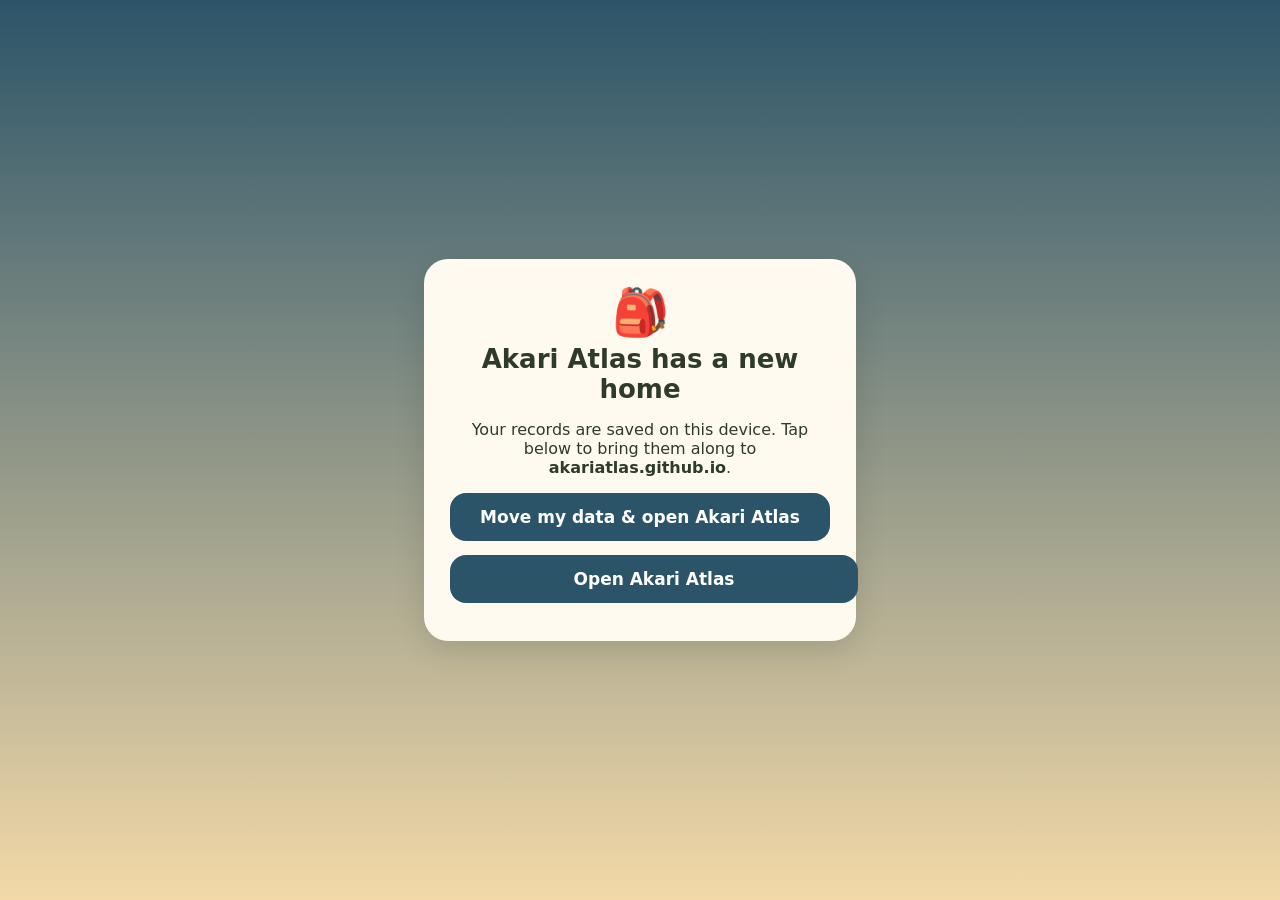
<file: taiwan/index.html>
<!DOCTYPE html><html><head><meta charset="utf-8"><title>Akari Atlas</title><meta name="robots" content="noindex"><script>location.replace("/akari-atlas/"+(location.pathname.split("/taiwan/")[1]||"")+location.search+location.hash)</script><meta http-equiv="refresh" content="0;url=/akari-atlas/"></head><body><a href="/akari-atlas/">Akari Atlas</a></body></html>
</file>
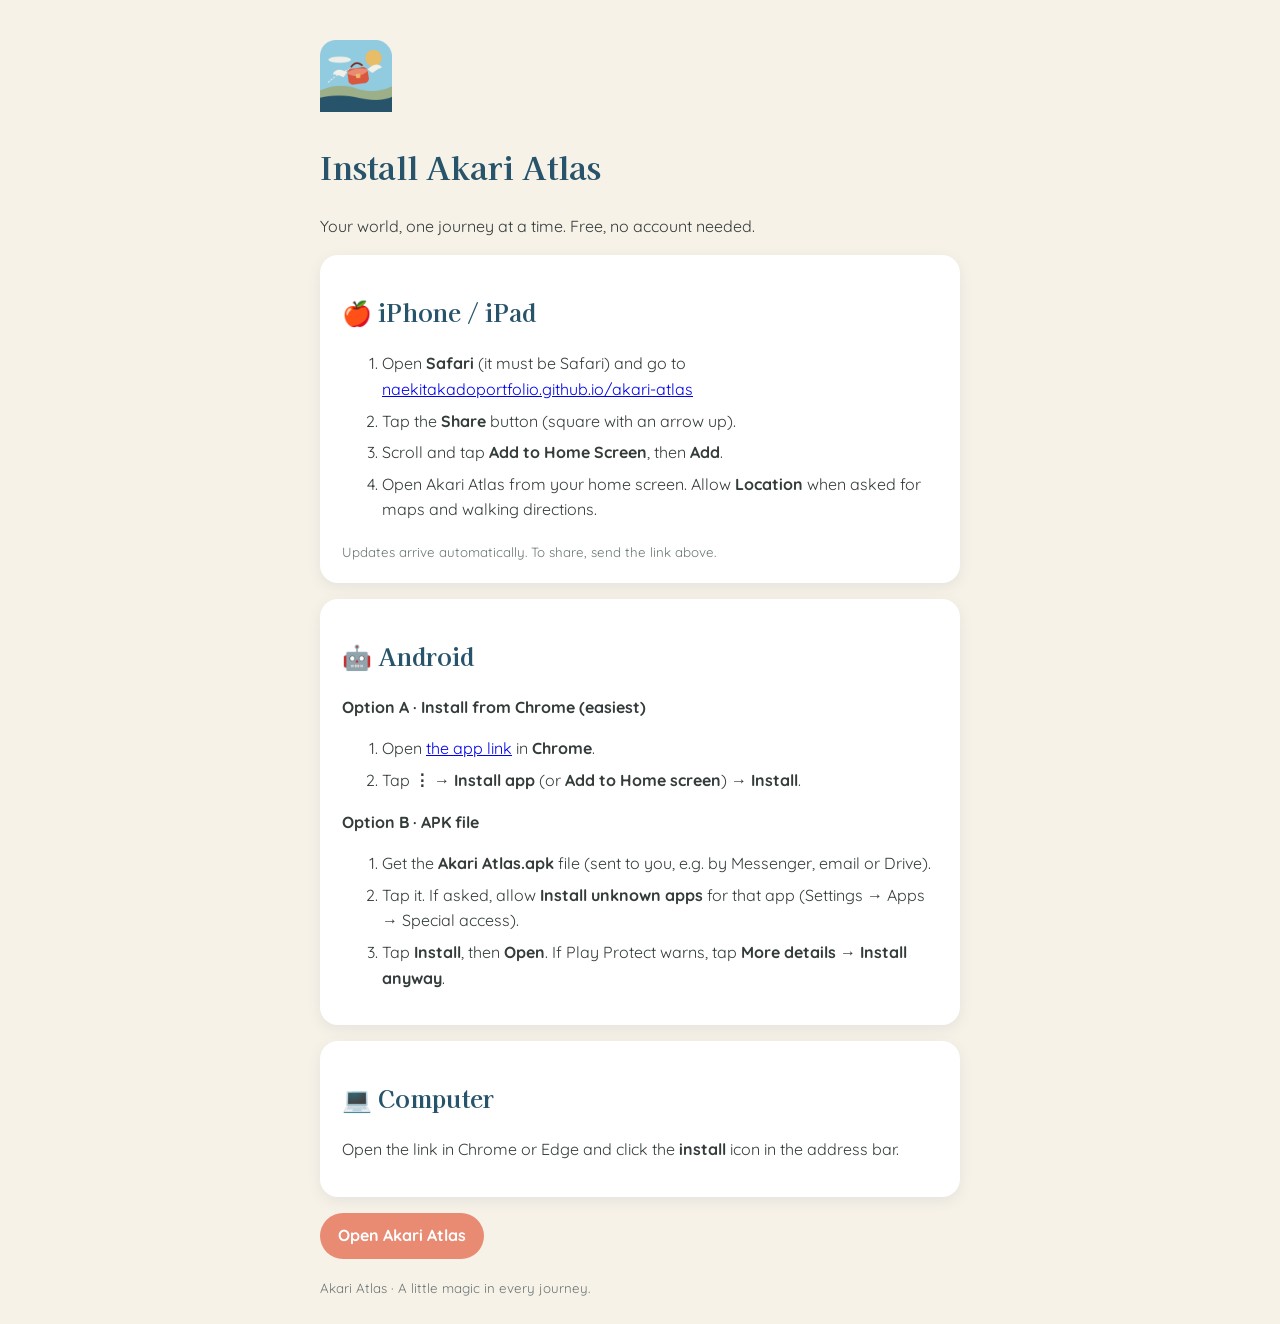
<file: akari-atlas/install.html>
<!DOCTYPE html><html lang="en"><head><meta charset="utf-8"><meta name="viewport" content="width=device-width,initial-scale=1"><title>Install Akari Atlas</title><link rel="icon" href="icon.svg"><link href="https://fonts.googleapis.com/css2?family=Kaisei+Decol:wght@700&family=Quicksand:wght@500;700&display=swap" rel="stylesheet">
<style>body{margin:0;background:#F7F2E8;color:#343B3B;font:16px/1.6 Quicksand,sans-serif}main{max-width:640px;margin:auto;padding:24px}h1,h2{font-family:'Kaisei Decol',serif;color:#28546B}.card{background:#fff;border-radius:18px;padding:18px 22px;margin:16px 0;box-shadow:0 4px 14px #28546b18}ol li{margin:6px 0}a.btn{display:inline-block;background:#E98B73;color:#fff;padding:10px 18px;border-radius:999px;text-decoration:none;font-weight:700}small{color:#6b7575}</style></head><body><main>
<p><img src="icon-192.png" width="72" alt=""></p><h1>Install Akari Atlas</h1><p>Your world, one journey at a time. Free, no account needed.</p>
<div class="card"><h2>🍎 iPhone / iPad</h2><ol><li>Open <b>Safari</b> (it must be Safari) and go to<br><a href="./">naekitakadoportfolio.github.io/akari-atlas</a></li><li>Tap the <b>Share</b> button (square with an arrow up).</li><li>Scroll and tap <b>Add to Home Screen</b>, then <b>Add</b>.</li><li>Open Akari Atlas from your home screen. Allow <b>Location</b> when asked for maps and walking directions.</li></ol><small>Updates arrive automatically. To share, send the link above.</small></div>
<div class="card"><h2>🤖 Android</h2><p><b>Option A · Install from Chrome (easiest)</b></p><ol><li>Open <a href="./">the app link</a> in <b>Chrome</b>.</li><li>Tap <b>⋮</b> → <b>Install app</b> (or <b>Add to Home screen</b>) → <b>Install</b>.</li></ol><p><b>Option B · APK file</b></p><ol><li>Get the <b>Akari Atlas.apk</b> file (sent to you, e.g. by Messenger, email or Drive).</li><li>Tap it. If asked, allow <b>Install unknown apps</b> for that app (Settings → Apps → Special access).</li><li>Tap <b>Install</b>, then <b>Open</b>. If Play Protect warns, tap <b>More details → Install anyway</b>.</li></ol></div>
<div class="card"><h2>💻 Computer</h2><p>Open the link in Chrome or Edge and click the <b>install</b> icon in the address bar.</p></div>
<p><a class="btn" href="./">Open Akari Atlas</a></p><small>Akari Atlas · A little magic in every journey.</small></main></body></html>
</file>
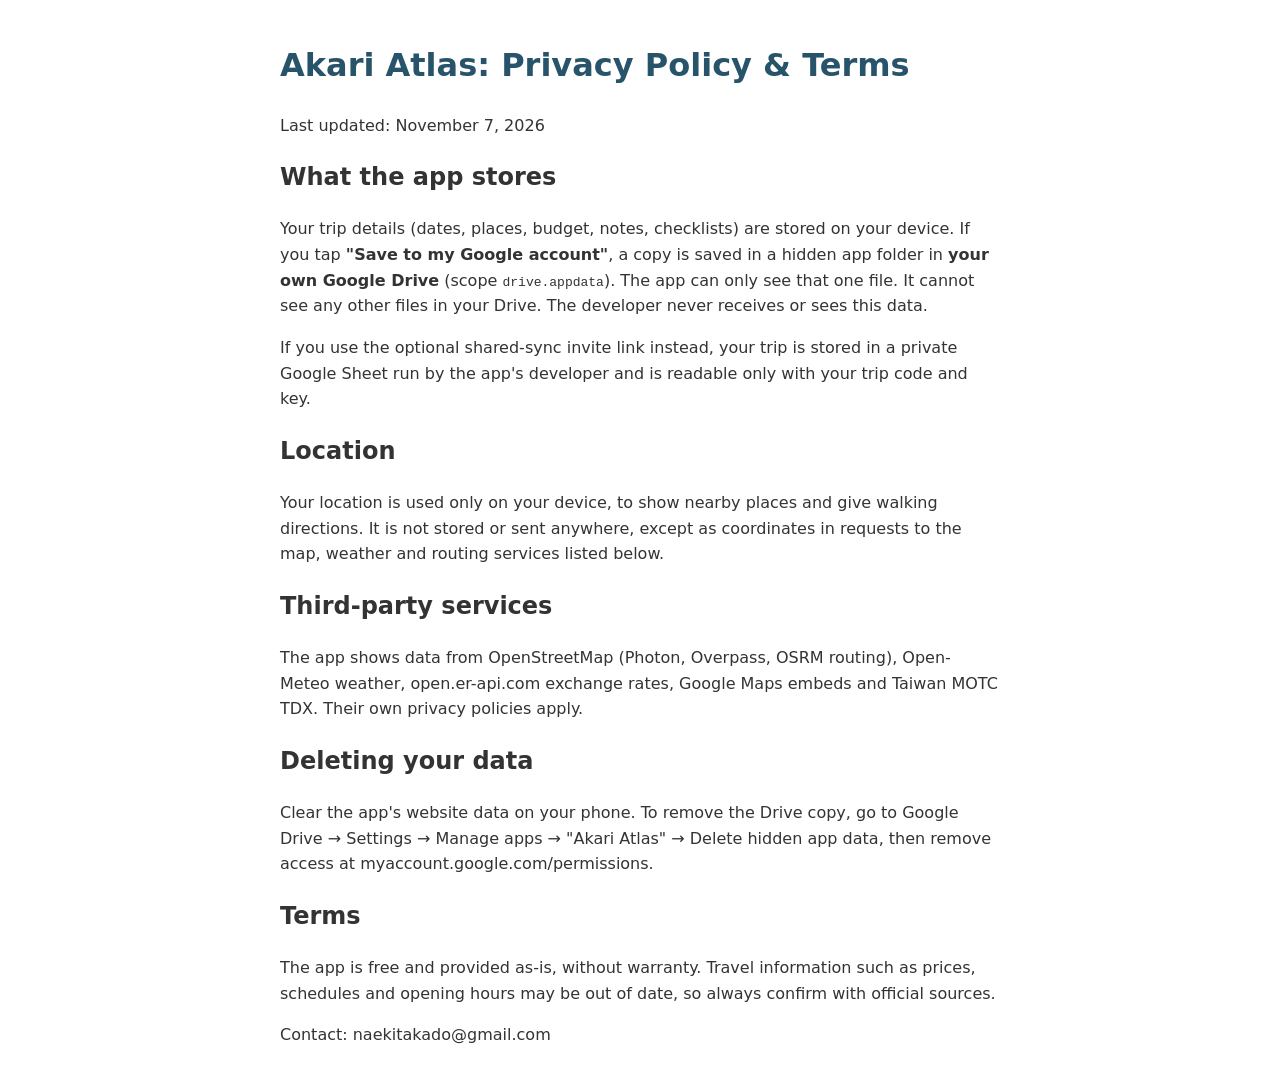
<file: akari-atlas/privacy.html>
<!DOCTYPE html><html lang="en"><head><meta charset="utf-8"><meta name="viewport" content="width=device-width,initial-scale=1"><title>Akari Atlas · Privacy & Terms</title>
<style>body{font-family:system-ui,sans-serif;max-width:720px;margin:40px auto;padding:0 18px;line-height:1.6;color:#333}h1{color:#28546B}</style></head><body>
<h1>Akari Atlas: Privacy Policy & Terms</h1>
<p>Last updated: November 7, 2026</p>
<h2>What the app stores</h2>
<p>Your trip details (dates, places, budget, notes, checklists) are stored on your device. If you tap <b>"Save to my Google account"</b>, a copy is saved in a hidden app folder in <b>your own Google Drive</b> (scope <code>drive.appdata</code>). The app can only see that one file. It cannot see any other files in your Drive. The developer never receives or sees this data.</p>
<p>If you use the optional shared-sync invite link instead, your trip is stored in a private Google Sheet run by the app's developer and is readable only with your trip code and key.</p>
<h2>Location</h2>
<p>Your location is used only on your device, to show nearby places and give walking directions. It is not stored or sent anywhere, except as coordinates in requests to the map, weather and routing services listed below.</p>
<h2>Third-party services</h2>
<p>The app shows data from OpenStreetMap (Photon, Overpass, OSRM routing), Open-Meteo weather, open.er-api.com exchange rates, Google Maps embeds and Taiwan MOTC TDX. Their own privacy policies apply.</p>
<h2>Deleting your data</h2>
<p>Clear the app's website data on your phone. To remove the Drive copy, go to Google Drive → Settings → Manage apps → "Akari Atlas" → Delete hidden app data, then remove access at myaccount.google.com/permissions.</p>
<h2>Terms</h2>
<p>The app is free and provided as-is, without warranty. Travel information such as prices, schedules and opening hours may be out of date, so always confirm with official sources.</p>
<p>Contact: naekitakado@gmail.com</p>
</body></html>
</file>
<file: executive-portfolio/styles.css>
/* ==========================================================================
   Nae Kitakado · Blush Editorial × Navy Technology design system
   ========================================================================== */
:root{
  /* Brand palette */
  --blush:#EACBC8; --blush-soft:#F3E1DE; --blush-deep:#C9908A;
  --ivory:#F7F3F0; --navy:#172B49; --navy-2:#22395C; --silver:#AEB8C5;
  --gold:#C5A875; --white:#FFFFFF;
  /* Semantic tokens */
  --bg:var(--ivory); --surface:var(--white); --surface-2:var(--blush-soft);
  --ink:var(--navy); --ink-2:#3C4D66; --muted:#5E6B7E; --line:rgba(23,43,73,.12);
  --accent:var(--navy); --accent-ink:var(--ivory);
  --ok:#2E7D57; --ok-bg:#E3F2EA; --warn:#8A5A0B; --warn-bg:#FBEFD8; --bad:#9B2C3B; --bad-bg:#F8E1E4;
  /* Type */
  --serif:'Cormorant Garamond',Georgia,'Times New Roman',serif;
  --sans:Inter,system-ui,-apple-system,'Segoe UI',sans-serif;
  --fs-xs:.75rem; --fs-sm:.875rem; --fs-base:1rem; --fs-md:1.125rem; --fs-lg:1.375rem;
  --fs-xl:clamp(1.75rem,3vw,2.5rem); --fs-2xl:clamp(2.4rem,5.2vw,4.25rem);
  /* Spacing (4px base) */
  --s1:.25rem; --s2:.5rem; --s3:.75rem; --s4:1rem; --s5:1.5rem; --s6:2rem; --s7:3rem; --s8:4.5rem; --s9:6rem;
  /* Radii & shadows */
  --r-sm:8px; --r-md:14px; --r-lg:22px; --r-pill:999px;
  --shadow-1:0 1px 2px rgba(23,43,73,.06),0 6px 20px rgba(23,43,73,.06);
  --shadow-2:0 2px 6px rgba(23,43,73,.08),0 18px 44px rgba(23,43,73,.12);
  --focus:0 0 0 3px rgba(197,168,117,.55);
}
html[data-theme=dark]{
  --bg:#0F1E33; --surface:#172B49; --surface-2:#1E3557; --ink:#F7F3F0; --ink-2:#DCE2EA; --muted:#AEB8C5;
  --line:rgba(234,203,200,.16); --accent:var(--blush); --accent-ink:var(--navy);
  --ok:#8FD9B3; --ok-bg:rgba(46,125,87,.22); --warn:#F2C97A; --warn-bg:rgba(138,90,11,.25); --bad:#F2A3AE; --bad-bg:rgba(155,44,59,.25);
}

/* Base ------------------------------------------------------------------ */
*,*::before,*::after{box-sizing:border-box}
html{scroll-behavior:smooth;scroll-padding-top:84px}
body{margin:0;background:var(--bg);color:var(--ink);font:400 var(--fs-base)/1.65 var(--sans);-webkit-font-smoothing:antialiased}
img{max-width:100%;display:block}
a{color:inherit}
h1,h2,h3{font-family:var(--serif);font-weight:600;line-height:1.08;margin:0;letter-spacing:-.01em;color:var(--ink)}
h1{font-size:var(--fs-2xl)} h2{font-size:var(--fs-xl)} h3{font-size:var(--fs-lg)}
p{margin:0 0 var(--s4)}
:focus-visible{outline:none;box-shadow:var(--focus);border-radius:6px}
.skip{position:absolute;left:-999px;top:8px;background:var(--navy);color:var(--ivory);padding:8px 14px;border-radius:8px;z-index:50}.skip:focus{left:12px}
.wrap{max-width:1200px;margin:0 auto;padding:0 var(--s5)}
section{padding:var(--s9) 0}
.eyebrow{font:600 var(--fs-xs)/1 var(--sans);letter-spacing:.2em;text-transform:uppercase;color:var(--blush-deep);margin-bottom:var(--s3);display:flex;align-items:center;gap:10px}
.eyebrow::before{content:"";width:28px;height:1px;background:var(--gold)}
html[data-theme=dark] .eyebrow{color:var(--blush)}
.lead{font-size:var(--fs-md);color:var(--ink-2);max-width:62ch;margin-bottom:var(--s6)}
.muted{color:var(--muted);font-size:var(--fs-sm)}
.sec-head{margin-bottom:var(--s6)}
.band{background:var(--surface-2)}
.band-navy{background:var(--navy);color:var(--ivory)}.band-navy h2,.band-navy h3{color:var(--ivory)}.band-navy .lead{color:#D6DCE5}

/* Header / nav ------------------------------------------------------------ */
.site-head{position:sticky;top:0;z-index:30;background:color-mix(in srgb,var(--bg) 88%,transparent);backdrop-filter:saturate(1.2) blur(10px);border-bottom:1px solid var(--line)}
.head-in{display:flex;align-items:center;gap:var(--s5);height:68px}
.brand{display:flex;align-items:center;gap:10px;text-decoration:none;font:600 1.35rem/1 var(--serif);white-space:nowrap}
.brand img{width:34px;height:34px;border-radius:50%;object-fit:cover;border:2px solid var(--blush)}
.brand small{display:block;font:500 .66rem/1.2 var(--sans);letter-spacing:.14em;text-transform:uppercase;color:var(--muted);margin-top:3px}
.nav{display:flex;gap:2px;margin-left:auto}
.nav a{white-space:nowrap;font-size:var(--fs-sm);font-weight:500;color:var(--ink-2);text-decoration:none;padding:8px 11px;border-radius:var(--r-sm);transition:background .2s,color .2s}
.nav a:hover{background:var(--surface-2)}.nav a.on{color:var(--ink);background:var(--surface-2)}
.head-cta{display:flex;gap:8px;align-items:center}
.icon-btn{width:40px;height:40px;border-radius:var(--r-pill);border:1px solid var(--line);background:var(--surface);color:var(--ink);display:inline-grid;place-items:center;cursor:pointer}
.menu-btn{display:none}
@media(max-width:1240px){
  .nav{position:fixed;inset:68px 0 auto 0;flex-direction:column;background:var(--bg);padding:var(--s4) var(--s5) var(--s5);border-bottom:1px solid var(--line);box-shadow:var(--shadow-2);transform:translateY(-110%);visibility:hidden;transition:transform .25s ease,visibility .25s}
  .nav.open{transform:none;visibility:visible}
  .nav a{padding:12px 10px;font-size:var(--fs-base)}
  .menu-btn{display:inline-grid;margin-left:auto}
  .head-cta .btn{display:none}
}

/* Buttons ------------------------------------------------------------------ */
.btn{white-space:nowrap;display:inline-flex;align-items:center;justify-content:center;gap:8px;font:600 var(--fs-sm)/1 var(--sans);letter-spacing:.01em;padding:13px 20px;border-radius:var(--r-pill);border:1px solid transparent;cursor:pointer;text-decoration:none;transition:transform .15s,box-shadow .2s,background .2s}
.btn:hover{transform:translateY(-1px)}
.btn-primary{background:var(--accent);color:var(--accent-ink);box-shadow:var(--shadow-1)}.btn-primary:hover{box-shadow:var(--shadow-2)}
.btn-secondary{background:var(--surface);color:var(--ink);border-color:var(--ink)}
.btn-ghost{background:transparent;color:var(--ink);border-color:var(--line)}.btn-ghost:hover{background:var(--surface-2)}
.btn-lg{padding:16px 26px;font-size:var(--fs-base)}
.btn-sm{padding:8px 14px;font-size:var(--fs-xs)}
.btn svg{width:18px;height:18px}

/* Icons -------------------------------------------------------------------- */
.ico{width:22px;height:22px;stroke:currentColor;fill:none;stroke-width:1.6;stroke-linecap:round;stroke-linejoin:round}
.ico-wrap{width:46px;height:46px;border-radius:12px;display:grid;place-items:center;background:var(--blush-soft);color:var(--navy)}
html[data-theme=dark] .ico-wrap{background:rgba(234,203,200,.14);color:var(--blush)}

/* Hero --------------------------------------------------------------------- */
.hero{padding:var(--s6) 0 var(--s6);background:radial-gradient(1000px 520px at 85% 10%,var(--blush-soft),transparent 70%)}
html[data-theme=dark] .hero{background:radial-gradient(900px 520px at 85% 10%,rgba(234,203,200,.10),transparent 70%)}
.hero-grid{display:grid;grid-template-columns:1.25fr .85fr;gap:var(--s7);align-items:center}
.role{display:inline-flex;align-items:center;gap:8px;font:600 var(--fs-xs)/1 var(--sans);letter-spacing:.16em;text-transform:uppercase;color:var(--navy);background:var(--blush);padding:8px 14px;border-radius:var(--r-pill);margin-bottom:var(--s5)}
html[data-theme=dark] .role{color:var(--navy)}
.hero h1 em{font-style:italic;color:var(--blush-deep)}
html[data-theme=dark] .hero h1 em{color:var(--blush)}
.hero .lead{margin:var(--s4) 0}
.labels{display:flex;flex-wrap:wrap;gap:8px;margin-bottom:var(--s5)}
.label{font-size:var(--fs-xs);font-weight:500;color:var(--ink-2);border:1px solid var(--line);background:var(--surface);padding:6px 12px;border-radius:var(--r-pill)}
.cta-row{display:flex;flex-wrap:wrap;gap:12px;align-items:center}
.cta-note{font-size:var(--fs-xs);color:var(--muted);margin-top:var(--s3)}
.portrait{position:relative;justify-self:center;width:min(100%,330px)}
.portrait .frame{position:relative;border-radius:200px 200px var(--r-lg) var(--r-lg);overflow:hidden;background:var(--blush);aspect-ratio:4/5;box-shadow:var(--shadow-2)}
.portrait .frame img{width:100%;height:100%;object-fit:cover}
.portrait::before{content:"";position:absolute;inset:14px -14px -14px 14px;border:1px solid var(--gold);border-radius:200px 200px var(--r-lg) var(--r-lg);z-index:-1}
.chipcard{position:absolute;background:var(--surface);border:1px solid var(--line);border-radius:var(--r-md);padding:10px 14px;box-shadow:var(--shadow-2);font-size:var(--fs-xs);color:var(--ink-2);line-height:1.35}
.chipcard b{display:block;font:600 1.15rem/1.1 var(--serif);color:var(--ink)}
.chip-a{left:-34px;top:16%}.chip-b{right:-24px;bottom:14%}
@media(max-width:900px){.hero-grid{grid-template-columns:1fr;gap:var(--s5)}.portrait{width:min(52%,220px);order:-1}.chip-a{left:-58px;top:10%}.chip-b{right:-62px;bottom:10%}.chipcard{padding:7px 10px}.chipcard b{font-size:1rem}.hero{padding-top:var(--s5)}.hero h1{font-size:2.35rem}.role{font-size:.64rem;letter-spacing:.12em}}
@media(max-width:900px){.proof div{padding:var(--s3) var(--s4)}.proof b{font-size:1.8rem}}

/* Proof strip (first-screen results) */
.proof{display:grid;grid-template-columns:repeat(3,1fr);gap:0;margin-top:var(--s6);border:1px solid var(--line);border-radius:var(--r-lg);background:var(--surface);box-shadow:var(--shadow-1);overflow:hidden}
.proof div{padding:var(--s4) var(--s5);border-right:1px solid var(--line)}.proof div:last-child{border-right:0}
.proof b{display:block;font:600 2.2rem/1 var(--serif);color:var(--ink);margin-bottom:6px}
.proof b span{color:var(--gold)}
.proof p{margin:0;font-size:var(--fs-sm);color:var(--ink-2);line-height:1.5}
@media(max-width:820px){.proof{grid-template-columns:1fr}.proof div{border-right:0;border-bottom:1px solid var(--line)}.proof div:last-child{border-bottom:0}}

/* Cards & grids ------------------------------------------------------------ */
.grid{display:grid;gap:var(--s5)}.g2{grid-template-columns:repeat(2,1fr)}.g3{grid-template-columns:repeat(3,1fr)}.g4{grid-template-columns:repeat(4,1fr)}
@media(max-width:1000px){.g3,.g4{grid-template-columns:repeat(2,1fr)}}
@media(max-width:640px){.g2,.g3,.g4{grid-template-columns:1fr}}
.card{background:var(--surface);border:1px solid var(--line);border-radius:var(--r-lg);padding:var(--s5);box-shadow:var(--shadow-1);transition:transform .2s,box-shadow .2s,border-color .2s}
.card.hover:hover,.card.click:hover{transform:translateY(-3px);box-shadow:var(--shadow-2);border-color:var(--blush-deep)}
.card.click{cursor:pointer}
.card h3{margin:var(--s3) 0 var(--s2)}
.kicker{font:600 var(--fs-xs)/1.2 var(--sans);letter-spacing:.14em;text-transform:uppercase;color:var(--muted)}
.svc dl{margin:var(--s4) 0 0;display:grid;gap:10px}
.svc dt{font:600 var(--fs-xs)/1 var(--sans);letter-spacing:.12em;text-transform:uppercase;color:var(--blush-deep)}
html[data-theme=dark] .svc dt{color:var(--blush)}
.svc dd{margin:2px 0 0;font-size:var(--fs-sm);color:var(--ink-2)}

/* Packages */
.pkg{display:flex;flex-direction:column}
.pkg .terms{font:600 1.1rem/1.2 var(--serif);color:var(--blush-deep);margin:4px 0 var(--s3)}
html[data-theme=dark] .pkg .terms{color:var(--blush)}
.pkg ul{margin:var(--s3) 0 var(--s5);padding-left:18px;color:var(--ink-2);font-size:var(--fs-sm)}.pkg li{margin:6px 0}.pkg li::marker{color:var(--gold)}
.pkg .btn{margin-top:auto}
.pkg.feat{border:1.5px solid var(--navy);position:relative}
html[data-theme=dark] .pkg.feat{border-color:var(--blush)}
.pkg.feat::before{content:"Ongoing support";position:absolute;top:-12px;left:24px;background:var(--navy);color:var(--ivory);font:600 .68rem/1 var(--sans);letter-spacing:.1em;text-transform:uppercase;padding:6px 10px;border-radius:var(--r-pill)}

/* Status badges */
.badge{display:inline-flex;align-items:center;gap:6px;font:600 .68rem/1 var(--sans);letter-spacing:.08em;text-transform:uppercase;padding:6px 9px;border-radius:6px;margin:0 6px 6px 0}
.b-prod{background:var(--ok-bg);color:var(--ok)}
.b-test{background:var(--warn-bg);color:var(--warn)}
.b-demo{background:var(--surface-2);color:var(--ink-2);border:1px solid var(--line)}
.b-con{background:transparent;color:var(--blush-deep);border:1px dashed var(--blush-deep)}
html[data-theme=dark] .b-con{color:var(--blush);border-color:var(--blush)}
.legend{display:flex;flex-wrap:wrap;gap:6px 18px;margin-bottom:var(--s6);font-size:var(--fs-sm);color:var(--muted)}

/* Case study cards with custom banners */
.case{padding:0;overflow:hidden;display:flex;flex-direction:column}
.case .banner{height:150px;position:relative;background:var(--navy);overflow:hidden}
.case .banner svg{position:absolute;inset:0;width:100%;height:100%}
.case .body{padding:var(--s5);display:flex;flex-direction:column;flex:1}
.case .result{font-size:var(--fs-sm);color:var(--ink);background:var(--surface-2);border-left:3px solid var(--gold);padding:10px 12px;border-radius:0 8px 8px 0;margin:var(--s3) 0 var(--s4)}
.case .tools{display:flex;flex-wrap:wrap;gap:6px;margin-bottom:var(--s4)}
.case .tools span{font-size:.72rem;color:var(--muted);border:1px solid var(--line);border-radius:var(--r-pill);padding:3px 9px}
.case .actions{margin-top:auto;display:flex;gap:8px;flex-wrap:wrap}

/* Results section */
.metric{border-top:2px solid var(--gold);padding-top:var(--s4)}
.metric b{display:block;font:600 3rem/1 var(--serif);color:var(--ivory)}
.metric p{color:#D6DCE5;font-size:var(--fs-sm);margin:var(--s3) 0 0}
.metric small{display:block;color:var(--silver);font-size:.72rem;margin-top:8px;letter-spacing:.04em}

/* Demo library */
.demo-card{text-decoration:none;color:inherit;display:flex;flex-direction:column;gap:6px;padding:var(--s4) var(--s5)}
.demo-card .go{margin-top:6px;font-size:var(--fs-xs);font-weight:600;color:var(--blush-deep)}
html[data-theme=dark] .demo-card .go{color:var(--blush)}

/* Process */
.step .num{font:600 3.2rem/1 var(--serif);color:var(--blush-deep)}
html[data-theme=dark] .step .num{color:var(--blush)}
.step h3{margin-top:var(--s2)}
.week{border-left:2px solid var(--blush-deep);padding-left:var(--s4)}

/* About */
.about-grid{display:grid;grid-template-columns:.8fr 1.2fr;gap:var(--s7);align-items:center}
.about-photos{position:relative}
.about-photos .main{border-radius:var(--r-lg);overflow:hidden;aspect-ratio:4/5;box-shadow:var(--shadow-2);background:var(--blush)}
.about-photos .main img{width:100%;height:100%;object-fit:cover}
.ph{border:1.5px dashed var(--silver);border-radius:var(--r-md);background:repeating-linear-gradient(45deg,var(--surface-2),var(--surface-2) 10px,var(--surface) 10px,var(--surface) 20px);display:grid;place-items:center;text-align:center;color:var(--muted);font-size:.72rem;padding:10px}
.about-photos .ph{position:absolute;right:-26px;bottom:-26px;width:46%;aspect-ratio:3/2;box-shadow:var(--shadow-1)}
.traits{display:grid;grid-template-columns:1fr 1fr;gap:10px 22px;margin:var(--s5) 0;padding:0;list-style:none}
.traits li{display:flex;gap:10px;align-items:flex-start;font-size:var(--fs-sm);color:var(--ink-2)}.traits .ico{color:var(--blush-deep);flex:none;margin-top:2px}
@media(max-width:900px){.about-grid{grid-template-columns:1fr}.about-photos{max-width:360px;margin-right:26px}.traits{grid-template-columns:1fr}}

/* FAQ */
.faq details{background:var(--surface);border:1px solid var(--line);border-radius:var(--r-md);padding:16px 20px;margin-bottom:10px}
.faq summary{cursor:pointer;font-weight:600;list-style:none;display:flex;justify-content:space-between;gap:12px}
.faq summary::-webkit-details-marker{display:none}
.faq summary::after{content:"+";color:var(--blush-deep);font-size:1.3rem;line-height:1}.faq details[open] summary::after{content:"–"}
.faq details p{margin:10px 0 0;color:var(--ink-2)}

/* Contact */
.contact{display:grid;grid-template-columns:1.1fr .9fr;gap:var(--s6);align-items:center}
.links{display:grid;gap:10px}
.links a{display:flex;align-items:center;gap:14px;text-decoration:none;background:rgba(255,255,255,.06);border:1px solid rgba(234,203,200,.25);border-radius:var(--r-md);padding:14px 16px;color:var(--ivory);transition:background .2s}
.links a:hover{background:rgba(234,203,200,.12)}.links .ico{color:var(--blush)}
.links small{display:block;color:var(--silver);font-size:.72rem}
.band-navy .btn-primary{background:var(--blush);color:var(--navy)}
@media(max-width:900px){.contact{grid-template-columns:1fr}}

/* Inline CTA band */
.cta-band{display:flex;justify-content:space-between;align-items:center;gap:var(--s4);flex-wrap:wrap;margin-top:var(--s7);padding:var(--s5) var(--s6);border-radius:var(--r-lg);background:var(--blush);color:var(--navy)}
.cta-band p{margin:0;font:600 var(--fs-lg)/1.2 var(--serif);color:var(--navy)}
.cta-band .btn-primary{background:var(--navy);color:var(--ivory)}

/* Communication hub (preserved behaviour, restyled) */
.demo-flag{display:block;text-align:center;font:700 .74rem/1 var(--sans);letter-spacing:.14em;padding:12px;border-radius:var(--r-sm);background:var(--warn-bg);color:var(--warn);border:1px solid currentColor;margin-bottom:var(--s5)}
.tabs{display:flex;flex-wrap:wrap;gap:6px;margin-bottom:var(--s4)}
.tab{font:500 var(--fs-sm)/1 var(--sans);padding:9px 14px;border-radius:var(--r-pill);border:1px solid var(--line);background:var(--surface);color:var(--ink-2);cursor:pointer}
.tab.on{background:var(--navy);color:var(--ivory);border-color:var(--navy)}
html[data-theme=dark] .tab.on{background:var(--blush);color:var(--navy);border-color:var(--blush)}
.hub{display:grid;grid-template-columns:340px 1fr;gap:var(--s4)}@media(max-width:900px){.hub{grid-template-columns:1fr}}
.msg{padding:12px 14px;border:1px solid var(--line);border-radius:var(--r-md);margin-bottom:8px;cursor:pointer;background:var(--surface);transition:border-color .2s}
.msg:hover{border-color:var(--blush-deep)}.msg.sel{border-color:var(--navy);box-shadow:inset 3px 0 0 var(--blush-deep)}
.pill{display:inline-block;border-radius:6px;padding:3px 8px;font-size:.72rem;font-weight:600}
.ok{background:var(--ok-bg);color:var(--ok)}.warn{background:var(--warn-bg);color:var(--warn)}.bad{background:var(--bad-bg);color:var(--bad)}.neu{background:var(--surface-2);color:var(--ink-2)}
.demo{display:inline-block;font:700 .66rem/1 var(--sans);letter-spacing:.12em;padding:5px 8px;border-radius:5px;background:var(--warn-bg);color:var(--warn)}
.sec{background:var(--surface-2);border:1px solid var(--line);border-radius:var(--r-md);padding:var(--s4);margin-top:var(--s3)}
.flow{display:flex;gap:10px;flex-wrap:wrap;align-items:stretch;margin-top:var(--s4)}
.node{flex:1;min-width:140px;background:var(--surface);border:1px solid var(--line);border-radius:var(--r-md);padding:14px;text-align:center;font-size:var(--fs-sm)}
.node b{display:block;font:600 1.15rem/1.2 var(--serif)}.node.prop{border-style:dashed;border-color:var(--blush-deep)}.node.human{border-color:var(--navy);border-width:1.5px}
.arrow{align-self:center;color:var(--gold);font-size:1.4rem}
textarea,input,select{width:100%;font:var(--fs-sm) var(--sans);color:var(--ink);background:var(--surface);border:1px solid var(--line);border-radius:var(--r-sm);padding:10px 12px}
label{display:block;font-size:var(--fs-xs);font-weight:600;color:var(--muted);margin:10px 0 4px}
table{width:100%;border-collapse:collapse;font-size:var(--fs-sm)}th,td{text-align:left;padding:10px 8px;border-bottom:1px solid var(--line)}th{color:var(--muted);font-weight:600;font-size:.72rem;text-transform:uppercase;letter-spacing:.08em}
.tbl{overflow-x:auto}

/* Overlays: case studies + walkthroughs + calendar */
.ov{position:fixed;inset:0;z-index:40;background:rgba(15,30,51,.55);display:none;overflow:auto;padding:var(--s6) var(--s4)}
.ov.show{display:block}
.ov .box{max-width:1060px;margin:0 auto;background:var(--bg);border-radius:var(--r-lg);padding:var(--s6);box-shadow:var(--shadow-2);animation:rise .25s ease}
@keyframes rise{from{opacity:0;transform:translateY(10px)}to{opacity:1;transform:none}}
.cs-grid{display:grid;grid-template-columns:1fr 1fr;gap:var(--s4);margin-top:var(--s5)}
.cs-grid .sec{margin:0}.cs-grid .full{grid-column:1/-1}
.cs-grid h4{margin:0 0 6px;font:600 var(--fs-xs)/1 var(--sans);letter-spacing:.14em;text-transform:uppercase;color:var(--blush-deep)}
html[data-theme=dark] .cs-grid h4{color:var(--blush)}
.cs-grid p,.cs-grid ul{margin:0;font-size:var(--fs-sm);color:var(--ink-2)}.cs-grid ul{padding-left:18px}
@media(max-width:760px){.cs-grid{grid-template-columns:1fr}.ov .box{padding:var(--s5)}}
.calwrap{position:fixed;inset:0;z-index:45;background:rgba(15,30,51,.6);display:none;align-items:center;justify-content:center;padding:var(--s3)}
.calwrap.show{display:flex}
.calbox{background:var(--bg);border-radius:var(--r-lg);width:min(1000px,100%);height:min(760px,94vh);display:flex;flex-direction:column;overflow:hidden;box-shadow:var(--shadow-2)}
.calbox header{display:flex;justify-content:space-between;align-items:center;gap:10px;padding:12px 16px;border-bottom:1px solid var(--line)}
.calbox iframe{flex:1;border:0;width:100%;background:#fff}

/* Footer */
footer{padding:var(--s6) 0;border-top:1px solid var(--line);font-size:var(--fs-sm);color:var(--muted)}
.foot-in{display:flex;justify-content:space-between;gap:var(--s4);flex-wrap:wrap}
.to-top{position:fixed;right:18px;bottom:18px;z-index:20;opacity:0;pointer-events:none;transition:opacity .2s}.to-top.show{opacity:1;pointer-events:auto}

@media(prefers-reduced-motion:reduce){*{animation:none!important;transition:none!important;scroll-behavior:auto!important}}

/* Legacy walkthrough helpers (preserved interactive previews) */
.bar{height:8px;background:var(--surface-2);border-radius:99px;overflow:hidden}.bar div{height:100%;background:var(--navy)}
html[data-theme=dark] .bar div{background:var(--blush)}
.fade{animation:rise .25s ease}

/* Story pillars */
.story{display:grid;grid-template-columns:repeat(4,1fr);gap:12px;margin-top:var(--s5)}
.pillar{display:flex;flex-direction:column;gap:4px;text-decoration:none;padding:var(--s4) var(--s5);border-radius:var(--r-md);background:var(--surface-2);border:1px solid var(--line);transition:border-color .2s,transform .2s}
.pillar:hover{border-color:var(--blush-deep);transform:translateY(-2px)}
.pillar .pn{font:600 .72rem/1 var(--sans);letter-spacing:.16em;color:var(--blush-deep)}html[data-theme=dark] .pillar .pn{color:var(--blush)}
.pillar b{font:600 1.25rem/1.15 var(--serif);color:var(--ink)}.pillar span:last-child{font-size:var(--fs-sm);color:var(--ink-2)}
@media(max-width:900px){.story{grid-template-columns:1fr 1fr}}@media(max-width:480px){.story{grid-template-columns:1fr}}
/* Independent products */
.products{display:grid;gap:var(--s6)}
.product{padding:0;overflow:hidden;display:grid;grid-template-columns:1.05fr 1fr}
.product .shot{display:flex;align-items:center;background:var(--blush)}.product .shot img{width:100%;height:auto;object-fit:contain}
.product .body{padding:var(--s6)}.product h3{font-size:1.9rem;margin:var(--s3) 0 var(--s2)}
.product:nth-child(even){grid-template-columns:1fr 1.05fr}.product:nth-child(even) .shot{order:2}
.pgrid{display:grid;grid-template-columns:1fr 1fr;gap:var(--s5);margin:var(--s4) 0}
.pgrid h4{margin:0 0 6px;font:600 var(--fs-xs)/1 var(--sans);letter-spacing:.14em;text-transform:uppercase;color:var(--blush-deep)}html[data-theme=dark] .pgrid h4{color:var(--blush)}
.pgrid ul{margin:0 0 var(--s3);padding-left:18px;font-size:var(--fs-sm);color:var(--ink-2)}.pgrid li{margin:3px 0}.pgrid li::marker{color:var(--gold)}
.pgrid p{font-size:var(--fs-sm);color:var(--ink-2);margin:0 0 var(--s3)}.pgrid .tech{font-size:.8rem;color:var(--muted)}
.pnote{background:var(--surface-2);border-radius:var(--r-sm);padding:10px 14px;margin-bottom:var(--s4);font-size:var(--fs-sm)}
.pnote summary{cursor:pointer;font-weight:600}.pnote p{margin:8px 0 0;color:var(--ink-2)}
.b-indep{background:var(--navy);color:var(--ivory)}html[data-theme=dark] .b-indep{background:var(--blush);color:var(--navy)}
@media(max-width:960px){.product,.product:nth-child(even){grid-template-columns:1fr}.product:nth-child(even) .shot{order:0}.product .shot img{height:auto}.pgrid{grid-template-columns:1fr}.product .body{padding:var(--s5)}}
/* ===== Work tabs ===== */
.wtabs{display:flex;gap:6px;flex-wrap:wrap;padding:6px;border:1px solid var(--line,rgba(23,43,73,.12));border-radius:999px;background:var(--surface,#fff);width:max-content;max-width:100%;margin:0 0 var(--s6,32px);position:sticky;top:76px;z-index:20;box-shadow:0 8px 24px -16px rgba(23,43,73,.35)}
.wtabs button{appearance:none;border:0;background:transparent;font:600 14px/1 Inter,sans-serif;color:inherit;padding:11px 18px;border-radius:999px;cursor:pointer;white-space:nowrap;transition:background .2s,color .2s}
.wtabs button:hover{background:rgba(234,203,200,.45)}
.wtabs button[aria-selected=true]{background:#172B49;color:#F7F3F0}
html[data-theme=dark] .wtabs button[aria-selected=true]{background:#EACBC8;color:#172B49}
.wtabs button:focus-visible{outline:2px solid #C5A875;outline-offset:2px}
.wpanel{animation:wfade .35s ease}
.wpanel .sec-head{margin-top:0}
@keyframes wfade{from{opacity:0;transform:translateY(8px)}to{opacity:1;transform:none}}
@media (max-width:640px){.wtabs{width:100%;border-radius:16px;overflow-x:auto;flex-wrap:nowrap;top:64px}.wtabs button{padding:10px 14px;font-size:13px}}
/* ===== 3D ===== */
.hero{position:relative;overflow:hidden}
.hero>.wrap{position:relative;z-index:1}
#hero3d{position:absolute;top:40px;right:0;left:auto;width:52%;height:640px;pointer-events:none;z-index:0;opacity:0;transition:opacity 1.2s ease}
#hero3d.on{opacity:.95}
.tilt{transition:transform .25s ease,box-shadow .25s ease;transform-style:preserve-3d;will-change:transform}
.tilt:hover{box-shadow:0 22px 40px -22px rgba(23,43,73,.45)}
@media (prefers-reduced-motion:reduce){.wpanel{animation:none}#hero3d{display:none}}
/* ===== audience, availability, case visuals ===== */
.forwho{margin:.2em 0 1em;font-size:1.02rem;color:var(--ink)}
.forwho b{background:linear-gradient(transparent 60%,rgba(234,203,200,.75) 60%);font-weight:600}
.avail{display:inline-flex;align-items:center;gap:6px;font-weight:600;color:var(--ink)}
.avail i{width:8px;height:8px;border-radius:50%;background:#2e9d6a;box-shadow:0 0 0 0 rgba(46,157,106,.6);animation:availp 2.2s infinite}
@keyframes availp{70%{box-shadow:0 0 0 7px rgba(46,157,106,0)}100%{box-shadow:0 0 0 0 rgba(46,157,106,0)}}
.case .banner.shot{height:auto;aspect-ratio:16/10;background:var(--ivory)}
.case .banner.shot img{position:absolute;inset:0;width:100%;height:100%;object-fit:cover;object-position:top left;transition:transform .5s ease}
.case:hover .banner.shot img{transform:scale(1.03)}
.vtag{position:absolute;right:10px;bottom:10px;background:rgba(23,43,73,.88);color:#fff;font:600 12px Inter,sans-serif;padding:5px 10px;border-radius:999px}
.cs-video{width:100%;border-radius:14px;border:1px solid var(--line);background:#000;margin-bottom:12px;display:block}
.cs-shots{display:grid;grid-template-columns:repeat(auto-fit,minmax(240px,1fr));gap:12px}
.cs-shots img{width:100%;height:auto;border-radius:12px;border:1px solid var(--line);display:block}
.cs-cap{font-size:.82rem;color:var(--muted);margin:8px 0 12px}
@media (prefers-reduced-motion:reduce){.avail i{animation:none}}
/* ===== add-ons & rate comparison ===== */
.addons,.ratecomp{margin-top:var(--s5,24px);padding:var(--s5,24px)}
.addon-grid{display:grid;grid-template-columns:repeat(auto-fit,minmax(220px,1fr));gap:18px;margin-top:12px}
.addon-grid b{display:block;font-family:var(--serif);font-size:1.15rem;color:var(--ink)}
.addon-grid .ap{display:inline-block;margin:4px 0 6px;font-weight:600;color:#b87870}
.addon-grid p{margin:0;font-size:.9rem;color:var(--muted)}
.rt{width:100%;border-collapse:collapse;font-size:.92rem}
.rt th,.rt td{text-align:left;padding:10px 12px;border-bottom:1px solid var(--line);vertical-align:top}
.rt th{font-size:.75rem;letter-spacing:.08em;text-transform:uppercase;color:var(--muted);font-weight:600}
.rt td b{color:var(--ink)}
.src{font-size:.8rem;color:var(--muted);margin:12px 0 0;line-height:1.6}
.src a{color:inherit}
@media (max-width:640px){.rt{font-size:.82rem}.rt th,.rt td{padding:8px 6px}}
.fees{margin:var(--s4,18px) 0 0;padding:12px 14px;border-left:3px solid var(--gold,#C5A875);background:rgba(197,168,117,.1);border-radius:0 10px 10px 0;font-size:.88rem;color:var(--ink)}
/* ===== About: fanned work behind photo, signature, 3D accents ===== */
.about-photos{position:relative;padding:28px 18px 34px 28px}
.about-photos .main{position:relative;z-index:2}
.fan{position:absolute;inset:0;z-index:1;pointer-events:none}
.fan img{position:absolute;width:62%;aspect-ratio:16/10;object-fit:cover;object-position:top left;border-radius:12px;border:4px solid #fff;box-shadow:0 18px 40px -18px rgba(23,43,73,.45)}
.fan .f1{left:-8%;top:6%;transform:rotate(-11deg)}
.fan .f2{right:-1%;top:1%;transform:rotate(8deg)}
.fan .f3{left:-9%;bottom:5%;transform:rotate(-7deg);width:50%}
.sig{position:absolute;left:0;right:0;bottom:7%;text-align:center;font:400 clamp(2.6rem,5vw,3.6rem)/1 Allura,cursive;color:#fff;text-shadow:0 2px 14px rgba(23,43,73,.45);transform:rotate(-4deg);pointer-events:none}
.d3{position:absolute;pointer-events:none;user-select:none;filter:drop-shadow(0 14px 18px rgba(23,43,73,.22));animation:d3f 7s ease-in-out infinite}
.about-photos .d3{z-index:3}
.a-knot{width:92px;left:-6px;top:-6px}
.a-bars{width:96px;right:-18px;bottom:6px;animation-delay:-2s}
.a-ring{width:104px;right:-14px;top:38%;animation-delay:-4s}
@keyframes d3f{0%,100%{transform:translateY(0) rotate(0)}50%{transform:translateY(-10px) rotate(4deg)}}
/* section accents */
.has-d3{position:relative;overflow:hidden}
.has-d3>.wrap{position:relative;z-index:1}
.sec-d3{width:150px;right:4%;top:48px;opacity:.95;z-index:0}
.band-navy .sec-d3{opacity:.9;filter:drop-shadow(0 14px 24px rgba(0,0,0,.35))}
#faq .sec-d3{left:5%;right:auto;width:120px}
#work .sec-d3{width:130px}
/* hero still fallback (shown until / unless live 3D loads) */
.hero-static{position:absolute;top:40px;right:0;width:52%;height:640px;pointer-events:none;z-index:0;transition:opacity .8s}
.hero-static.off{opacity:0}
.hero-static img{position:absolute;filter:drop-shadow(0 14px 18px rgba(23,43,73,.2));animation:d3f 8s ease-in-out infinite}
.h-knot{width:120px;right:4%;top:2%}
.h-gem{width:120px;left:6%;bottom:6%;animation-delay:-3s!important}
.h-ring{width:120px;right:6%;bottom:2%;animation-delay:-5s!important}
@media(max-width:900px){.hero-static{position:relative;top:auto;width:100%;height:0}.hero-static img{display:none}
 .about-photos{max-width:400px;margin:0 auto}.sec-d3{width:96px;top:24px;right:3%;opacity:.8}#faq .sec-d3{width:80px}}
@media(max-width:640px){.sec-d3{width:70px;opacity:.65}.fan img{border-width:3px}.a-knot{width:70px}.a-bars{width:72px}.a-ring{width:80px}}
@media (prefers-reduced-motion:reduce){.d3,.hero-static img{animation:none}}
/* ===== Hero art: cutout portrait over branded card (Darla-style) ===== */
.hero-art{position:relative;justify-self:center;width:min(100%,440px);aspect-ratio:440/520;isolation:isolate}
.ha-card{position:absolute;left:3%;right:3%;top:30%;bottom:0;border-radius:30px;background:radial-gradient(120% 90% at 80% 0%,rgba(234,203,200,.55),transparent 60%),linear-gradient(165deg,#172B49 0%,#22385d 48%,#b98582 100%);box-shadow:0 30px 60px -28px rgba(23,43,73,.55);z-index:0}
.ha-card::after{content:"";position:absolute;inset:10px;border:1px solid rgba(197,168,117,.55);border-radius:22px;pointer-events:none}
.ha-fan{position:absolute;inset:0;z-index:1;pointer-events:none}
.ha-fan img{position:absolute;width:50%;aspect-ratio:16/10;object-fit:cover;object-position:top left;border-radius:10px;border:4px solid #fff;box-shadow:0 16px 34px -16px rgba(23,43,73,.5)}
.ha-fan .hf1{left:-4%;top:17%;transform:rotate(-14deg)}
.ha-fan .hf2{right:-5%;top:14%;transform:rotate(12deg)}
.ha-fan .hf3{left:25%;top:6%;transform:rotate(-3deg);width:50%}
.ha-cut{position:absolute;left:14%;width:72%;height:auto;bottom:0;z-index:2;filter:drop-shadow(0 10px 22px rgba(23,43,73,.28))}
.ha-sig{position:absolute;left:0;right:0;text-align:center;bottom:4%;z-index:3;font:400 clamp(2.2rem,3.8vw,3.1rem)/1 Allura,"Segoe Script","Brush Script MT",cursive;color:#fff;text-shadow:0 2px 12px rgba(23,43,73,.55);transform:rotate(-6deg);pointer-events:none;white-space:nowrap}
.hero-art .d3{z-index:4}
.ha-knot{width:25%;left:-13%;bottom:4%}
.ha-bars{width:19%;right:-7%;bottom:6%;animation-delay:-2s}
.ha-orb{width:18%;right:-7%;top:24%;animation-delay:-4s}
.ha-gem{width:15%;left:-8%;top:30%;animation-delay:-1s}
.hero-art .chip-a{left:auto;right:-5%;top:47%;z-index:5}
@media(max-width:900px){.hero-art{width:min(62%,250px);order:-1;margin-top:4px}.ha-sig{font-size:1.9rem}.hero-art .chip-a{display:none}.ha-knot{left:-9%}.ha-bars{right:-7%}.ha-orb{right:-6%}.ha-gem{left:-6%}}
</file>
